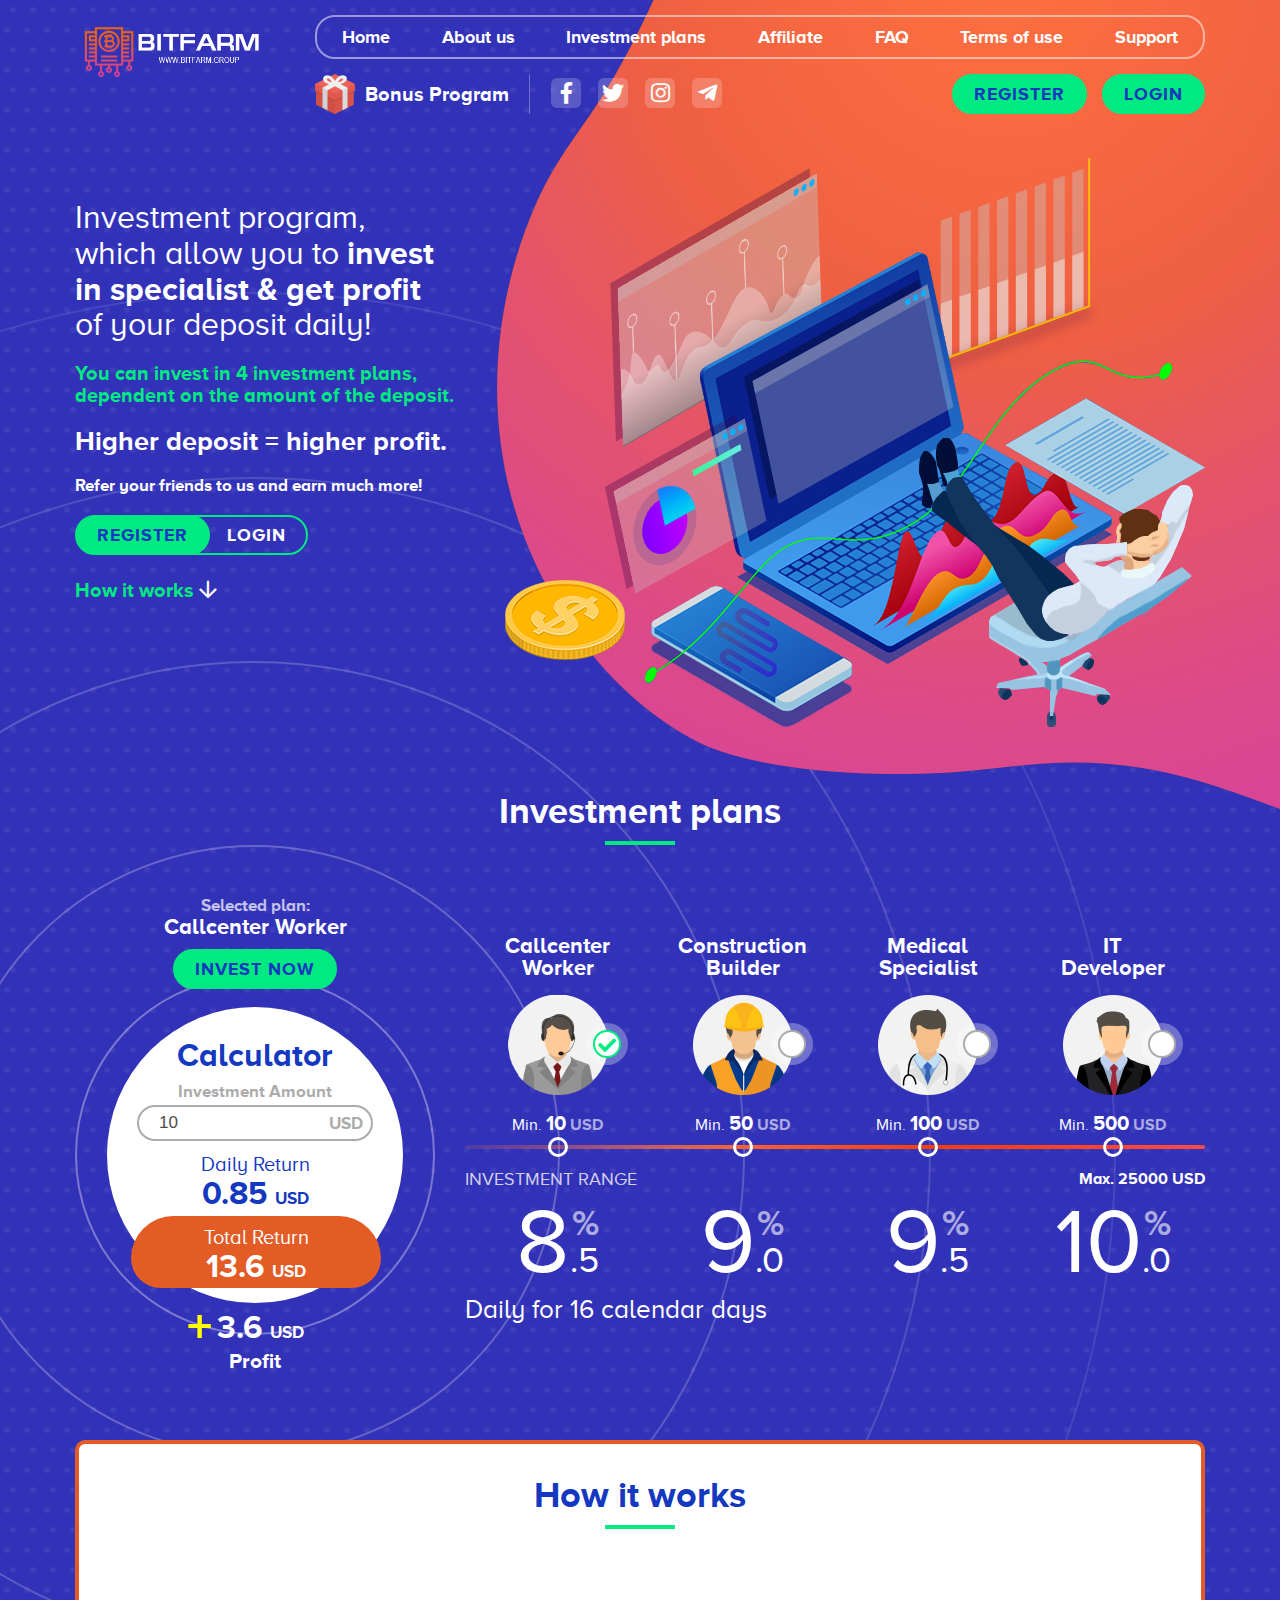
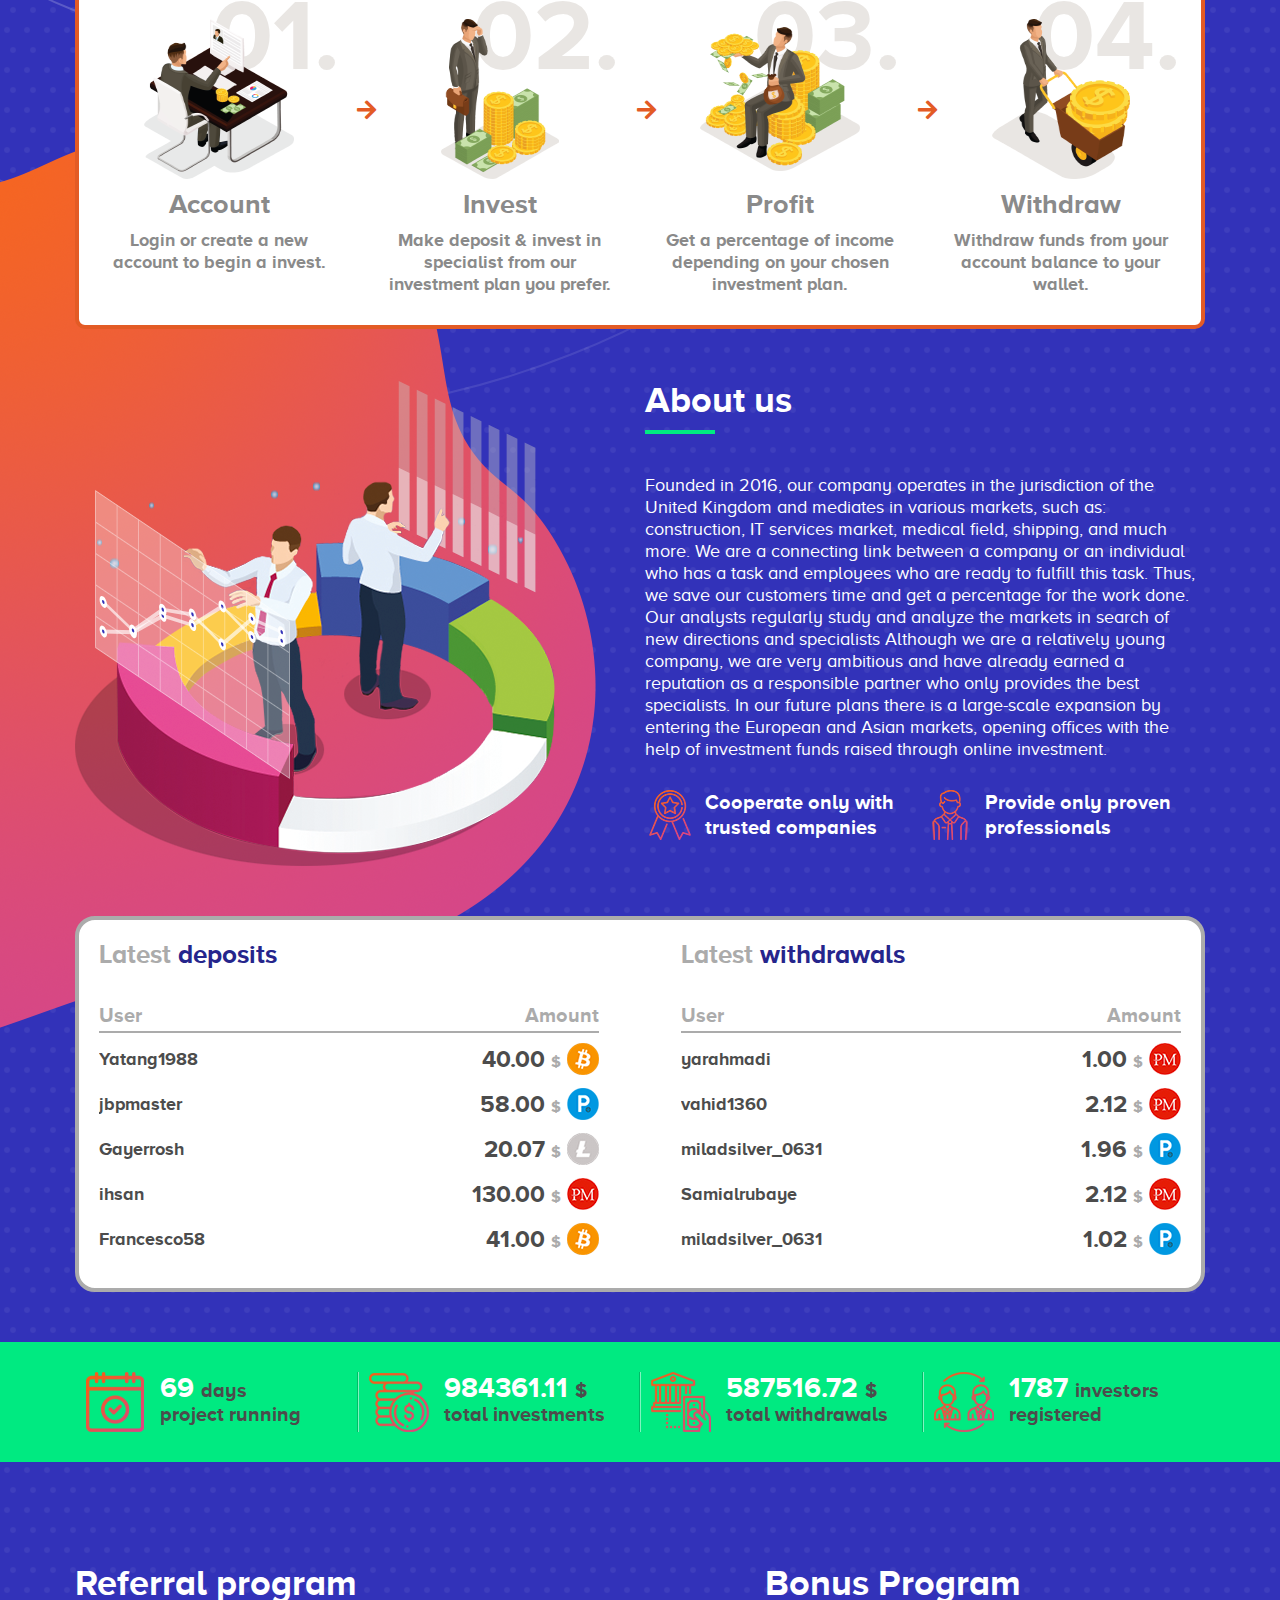
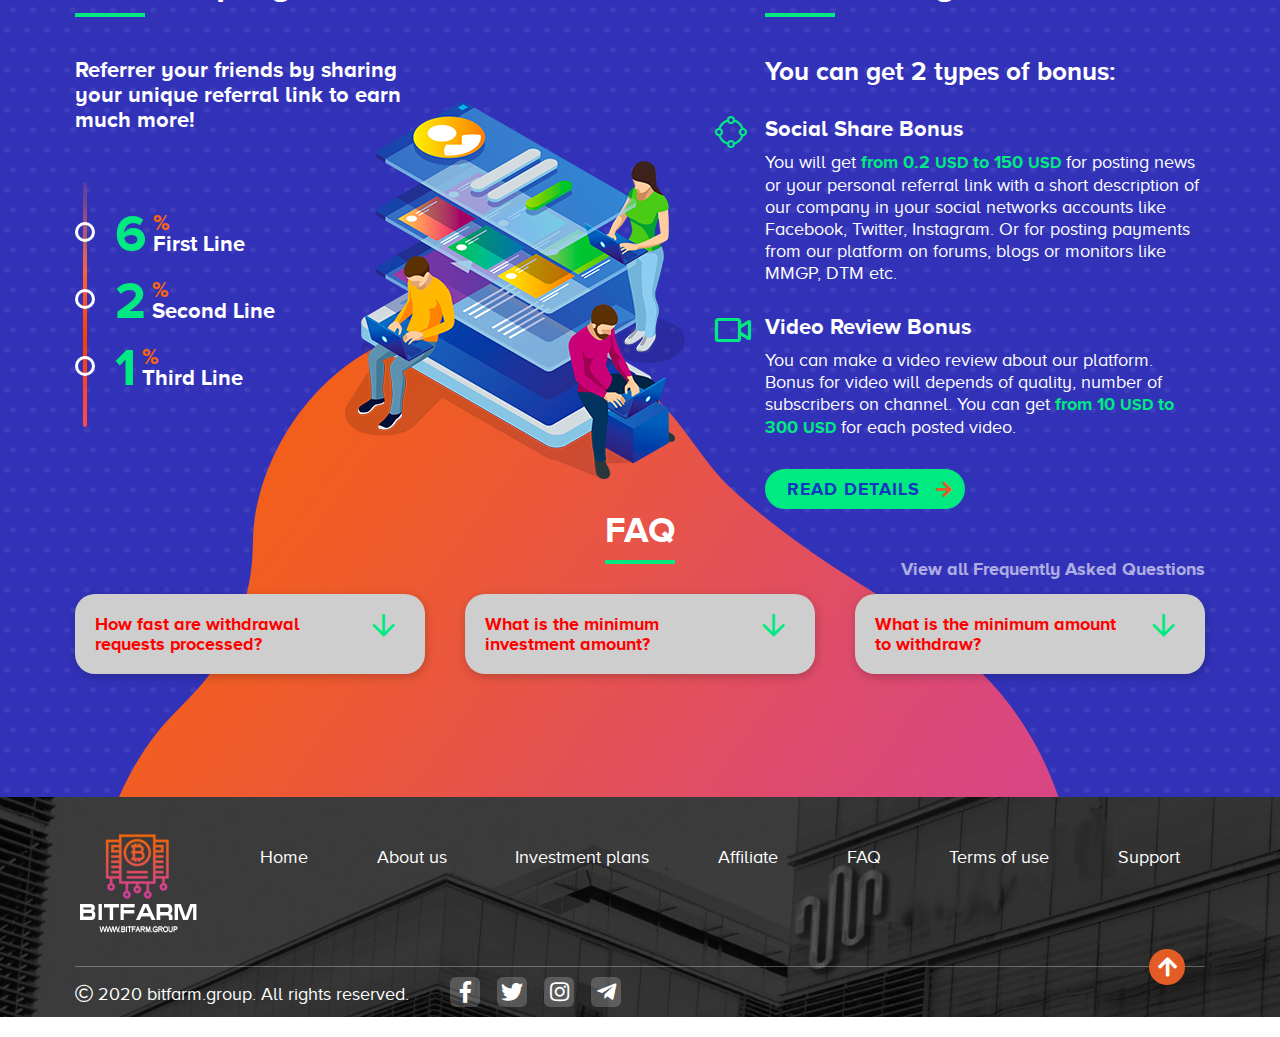
<file: index.html>
<!DOCTYPE html PUBLIC "-//W3C//DTD HTML 4.01 Transitional//EN">
<html>
  <head>
    <title>bitfarm.group | Invest in specialist</title>

    <link rel="shortcut icon" href="favicon.ico" />
    <link rel="icon" type="image/vnd.microsoft.icon" href="favicon.ico" />
    <link rel="icon" type="image/x-icon" href="favicon.ico" />
    <link rel="icon" href="favicon.ico" />
    <link rel="icon" type="image/png" href="/favicon.png" />
    <link rel="manifest" href="/manifest.json" />
    <link rel="stylesheet" href="css\styles.css" type="text/css" />
    <link
      rel="stylesheet"
      href="css\fontawesome-pro-5.7.2.css"
      type="text/css"
    />
    <script src="js\jquery-latest.min.js"></script>
    <script src="js\main.js"></script>
  </head>
  <body>
    <div class="wrap-overlay">
      <div class="top-nav nav-home" id="header">
        <div class="container">
          <a class="logo" href="index.html"></a>
          <nav>
            <ul>
              <li><a href="#">Home</a></li>
              <li><a href="about.html.htm">About us</a></li>
              <li>
                <a href="invest.html.htm">Investment plans</a>
              </li>
              <li><a href="affiliate.html.htm">Affiliate</a></li>
              <li><a href="faq.html.htm">FAQ</a></li>
              <li><a href="terms.html.htm">Terms of use</a></li>
              <li><a href="support.html.htm">Support</a></li>
            </ul>
            <div class="sub-nav">
              <div class="sub-left">
                <a class="bonus-link" href="#">
                  <svg
                    xmlns="http://www.w3.org/2000/svg"
                    xmlns:xlink="http://www.w3.org/1999/xlink"
                    version="1.1"
                    id="Layer_1"
                    x="0px"
                    y="0px"
                    viewbox="0 0 504.124 504.124"
                    style="enable-background:new 0 0 504.124 504.124;"
                    xml:space="preserve"
                  >
                    <path
                      style="fill:#DB5449;"
                      d="M15.754,133.909l236.308,118.154L488.37,133.909v252.062L252.062,504.123L15.754,385.969V133.909z"
                    ></path>
                    <path
                      style="fill:#C54B42;"
                      d="M15.754,157.538v73.649l235.52,115.397l237.095-115.791v-73.255L252.062,273.33L15.754,157.538z"
                    ></path>
                    <path
                      style="fill:#D05045;"
                      d="M252.062,504.123V252.063L31.508,141.786H15.754v244.185L252.062,504.123z"
                    ></path>
                    <path
                      style="fill:#BB483E;"
                      d="M15.754,157.538v73.649l235.52,115.397l0.788-0.394v-73.255v0.394L15.754,157.538z"
                    ></path>
                    <path
                      style="fill:#EB6258;"
                      d="M0,125.638L252.062,0.001l252.062,125.637v16.542L252.062,267.815L0,142.573V125.638z"
                    ></path>
                    <path
                      style="fill:#EFEFEF;"
                      d="M396.603,39.779c-8.271-14.966-25.994-24.025-46.868-24.025c-47.655,0-81.132,44.505-97.674,72.862  c-16.542-28.357-50.412-72.468-97.674-72.468c-30.326,0-51.988,18.511-51.988,43.717c0,44.898,49.231,74.043,148.086,74.043  s151.237-37.415,151.237-73.649C401.723,53.17,400.148,46.081,396.603,39.779z M164.628,88.223  c-11.028-7.483-14.966-15.754-14.966-21.268c0-6.695,6.302-11.815,15.36-11.815c21.268,0,38.203,27.963,47.655,47.262  C187.865,100.432,173.292,93.736,164.628,88.223z M339.495,88.223c-8.665,5.514-23.237,12.209-48.049,14.178  c9.058-19.298,25.994-47.262,47.655-47.262c9.058,0,15.36,5.12,15.36,11.815C354.462,72.469,350.523,80.739,339.495,88.223z"
                    ></path>
                    <path
                      style="fill:#E2574C;"
                      d="M0,126.032l252.062,123.274l252.062-123.274v81.526l-252.85,123.274L0,207.558V126.032z"
                    ></path>
                    <path
                      style="fill:#EFEFEF;"
                      d="M346.585,213.859v-9.058l-94.523-51.2l-94.523,51.2v9.058L94.524,186.29v-12.603l154.387-81.526  l3.151,1.575l3.151-1.575L409.6,173.293v12.603L346.585,213.859z"
                    ></path>
                    <path
                      style="fill:#DCDCDC;"
                      d="M346.585,204.801v251.668l63.015-31.508V173.293L346.585,204.801z"
                    ></path>
                    <path
                      style="fill:#D1D1D1;"
                      d="M94.523,425.354l63.015,31.508V205.195l-63.015-31.902C94.523,173.292,94.523,425.354,94.523,425.354  z"
                    ></path>
                    <g></g>
                    <g></g>
                    <g></g>
                    <g></g>
                    <g></g>
                    <g></g>
                    <g></g>
                    <g></g>
                    <g></g>
                    <g></g>
                    <g></g>
                    <g></g>
                    <g></g>
                    <g></g>
                    <g></g>
                  </svg>
                  Bonus Program
                </a>
                <a
                  class="social-link"
                  href="https://www.facebook.com/"
                  target="_blank"
                >
                  <i class="fab fa-facebook-f"></i>
                </a>
                <a
                  class="social-link"
                  href="https://twitter.com/"
                  target="_blank"
                >
                  <i class="fab fa-twitter"></i>
                </a>
                <a
                  class="social-link"
                  href="https://www.instagram.com/H"
                  target="_blank"
                >
                  <i class="fab fa-instagram"></i>
                </a>
                <a class="social-link" href="https://t.me/" target="_blank">
                  <i class="fab fa-telegram-plane"></i>
                </a>
              </div>

              <div class="buttons">
                <a class="x-btn" href="signup.html.htm">Register</a>
                <a class="x-btn" href="login.html.htm">Login</a>
              </div>
            </div>
          </nav>
        </div>
      </div>

      <section class="sec-hero">
        <div class="container">
          <div class="hero-tagline">
            <h1>
              Investment program,
              <br />
              which allow you to
              <span>
                invest
                <br />
                in specialist & get profit
              </span>
              <br />
              of your deposit daily!
            </h1>
            <b>
              You can invest in 4 investment plans,
              <br />
              dependent on the amount of the deposit.
            </b>
            <h2>Higher deposit = higher profit.</h2>
            <small>
              Refer your friends to us and earn much more!
            </small>
            <div class="btns">
              <a class="x-btn" href="signup.html.htm">Register</a>
              <a href="login.html.htm">Login</a>
            </div>
            <a class="js-anchor-link link" href="#how-it-works">
              How it works
              <i class="far fa-arrow-down"></i>
            </a>
          </div>
          <div class="hero-container">
            <div class="hero-graph">
              <div class="hero-nav">
                <span></span>
                <span></span>
                <span></span>
              </div>
              <div class="graph-container">
                <div class="moving-graph"></div>
              </div>
              <div class="graph-shade"></div>
            </div>
            <div class="hero-animation">
              <img src="img\hero-notebook.png" class="hero-notebook" />
              <div class="chart-left">
                <div class="hero-nav">
                  <span></span>
                  <span></span>
                  <span></span>
                </div>
                <div class="chart-circle-container">
                  <div class="chart-circle"></div>
                  <div class="chart-moving-circle"></div>
                </div>
                <div class="chart-left-text">
                  <span></span>
                  <b></b>
                  <b></b>
                  <b></b>
                  <b></b>
                  <b></b>
                  <b></b>
                </div>
              </div>
              <div class="hero-view">
                <div class="hero-nav">
                  <span></span>
                  <span></span>
                  <span></span>
                </div>
                <div class="hero-view-inside">
                  <div>
                    <span></span>
                    <b></b>
                    <b></b>
                    <b></b>
                    <b></b>
                    <b></b>
                  </div>
                  <div>
                    <span></span>
                    <b></b>
                    <b></b>
                    <b></b>
                    <b></b>
                    <b></b>
                  </div>
                  <div>
                    <span></span>
                    <b></b>
                    <b></b>
                    <b></b>
                    <b></b>
                    <b></b>
                  </div>
                </div>
              </div>
            </div>
            <div class="chart-right">
              <span></span>
              <span></span>
              <span></span>
              <span></span>
              <span></span>
              <span></span>
              <span></span>
              <span></span>
            </div>
            <div class="hero-coin"></div>
          </div>
        </div>
      </section>
      <section class="sec-investments">
        <div class="sec-investments-container">
          <div class="container">
            <h1 class="head-title">Investment plans</h1>
            <div class="calculator-container">
              <div class="calculator-wrap">
                <div class="calculator">
                  <div class="calculator-info">
                    <small>Selected plan:</small>
                    <h3 id="plan">Callcenter Worker</h3>
                    <a class="x-btn" href="index-12.htm?a=login">Invest now</a>
                  </div>
                  <h2>Calculator</h2>
                  <div class="input-overlay calculator-amount">
                    <label for="">Investment Amount</label>
                    <input
                      name="Sum"
                      value="10"
                      type="text"
                      class="input calculate-amount"
                    />
                    <small>USD</small>
                  </div>
                  <div class="calculator-daily">
                    <span>Daily Return</span>
                    <b id="daily-return">0.85 <small>USD</small></b>
                  </div>
                  <div class="calculator-total">
                    <span>Total Return</span>
                    <b id="total-return">13.6 <small>USD</small></b>
                  </div>
                  <div class="calculator-profit">
                    <b
                      ><i>+</i
                      ><strong id="profit">3.6 <small>USD</small></strong></b
                    >
                    <h3>Profit</h3>
                  </div>
                </div>
              </div>
            </div>
            <div class="plans">
              <div class="plan">
                <div class="plan-info">
                  <h2>
                    Callcenter
                    <br />
                    Worker
                  </h2>
                  <img src="img\plan_1.png" />
                  <div class="plan-select active" rel="1">
                    <div rel="10.00">
                      <label class="checkbox">
                        <input
                          type="radio"
                          checked="checked"
                          name="type"
                          value="1"
                        />
                        <span>
                          <span>
                            <i class="fas fa-check"></i>
                          </span>
                        </span>
                      </label>
                    </div>
                  </div>
                </div>
                <div class="plan-range">
                  <span>Min. <b>10</b> <small>USD</small></span>
                  <div class="range-circle"></div>
                </div>
                <div class="plan-percent">
                  <h3>8<small>.5</small></h3>
                </div>
              </div>
              <div class="plan">
                <div class="plan-info">
                  <h2>
                    Construction
                    <br />
                    Builder
                  </h2>
                  <img src="img\plan_2.png" />
                  <div class="plan-select" rel="2">
                    <div rel="501.00">
                      <label class="checkbox">
                        <input type="radio" name="type" />
                        <span>
                          <span>
                            <i class="fas fa-check"></i>
                          </span>
                        </span>
                      </label>
                    </div>
                  </div>
                </div>
                <div class="plan-range">
                  <span>Min. <b>50</b> <small>USD</small></span>
                  <div class="range-circle"></div>
                </div>
                <div class="plan-percent">
                  <h3>9<small>.0</small></h3>
                </div>
              </div>
              <div class="plan">
                <div class="plan-info">
                  <h2>
                    Medical
                    <br />
                    Specialist
                  </h2>
                  <img src="img\plan_3.png" />
                  <div class="plan-select" rel="3">
                    <div rel="2501.00">
                      <label class="checkbox">
                        <input type="radio" name="type" />
                        <span>
                          <i class="fas fa-check"></i>
                        </span>
                      </label>
                    </div>
                  </div>
                </div>
                <div class="plan-range">
                  <span>Min. <b>100</b> <small>USD</small></span>
                  <div class="range-circle"></div>
                </div>
                <div class="plan-percent">
                  <h3>9<small>.5</small></h3>
                </div>
              </div>
              <div class="plan">
                <div class="plan-info">
                  <h2>
                    IT
                    <br />
                    Developer
                  </h2>
                  <img src="img\plan_4.png" />
                  <div class="plan-select" rel="4">
                    <div rel="5001.00">
                      <label class="checkbox">
                        <input type="radio" name="type" />
                        <span>
                          <i class="fas fa-check"></i>
                        </span>
                      </label>
                    </div>
                  </div>
                </div>
                <div class="plan-range">
                  <span>Min. <b>500</b> <small>USD</small></span>
                  <div class="range-circle"></div>
                </div>
                <div class="plan-percent">
                  <h3>10<small>.0</small></h3>
                </div>
              </div>
              <div class="plans-line">
                <span>Investment Range</span>
                <b>Max. 25000 <small>USD</small></b>
              </div>
              <div class="plan-days">
                Daily for 16 calendar days
              </div>
            </div>
          </div>
        </div>
      </section>
      <section class="sec-works" id="how-it-works">
        <h1 class="head-title">How it works</h1>
        <div class="start-step">
          <img src="img\step1.png" />
          <h2>Account</h2>
          <p>Login or create a new account to begin a invest.</p>
          <b>01.</b>
          <i class="fas fa-arrow-right"></i>
        </div>
        <div class="start-step">
          <img src="img\step2.png" />
          <h2>Invest</h2>
          <p>
            Make deposit & invest in specialist from our investment plan you
            prefer.
          </p>
          <b>02.</b>
          <i class="fas fa-arrow-right"></i>
        </div>
        <div class="start-step">
          <img src="img\step3.png" />
          <h2>Profit</h2>
          <p>
            Get a percentage of income depending on your chosen investment plan.
          </p>
          <b>03.</b>
          <i class="fas fa-arrow-right"></i>
        </div>
        <div class="start-step">
          <img src="img\step4.png" />
          <h2>Withdraw</h2>
          <p>Withdraw funds from your account balance to your wallet.</p>
          <b>04.</b>
        </div>
      </section>
      <section class="sec-about">
        <div class="container">
          <div class="hero-about">
            <img src="img\hero-about.png" class="hero-img" />
            <div class="about-chart">
              <span></span>
              <span></span>
              <span></span>
              <span></span>
              <span></span>
              <span></span>
              <span></span>
              <span></span>
            </div>
            <div class="about-graph">
              <img src="img\graph.svg" />
            </div>
          </div>
          <div class="about-story">
            <h1 class="head-title">About us</h1>
            <p>
              Founded in 2016, our company operates in the jurisdiction of the
              United Kingdom and mediates in various markets, such as:
              construction, IT services market, medical field, shipping, and
              much more. We are a connecting link between a company or an
              individual who has a task and employees who are ready to fulfill
              this task. Thus, we save our customers time and get a percentage
              for the work done. Our analysts regularly study and analyze the
              markets in search of new directions and specialists Although we
              are a relatively young company, we are very ambitious and have
              already earned a reputation as a responsible partner who only
              provides the best specialists. In our future plans there is a
              large-scale expansion by entering the European and Asian markets,
              opening offices with the help of investment funds raised through
              online investment.
            </p>
            <div class="about-feature" style="margin-left:0px;">
              <img src="img\about-trust.png" />
              Cooperate only with trusted companies
            </div>
            <div class="about-feature">
              <img src="img\about-professional.png" />
              Provide only proven professionals
            </div>
          </div>
        </div>
      </section>
      <section class="sec-transactions">
        <div class="transactions-block">
          <h2>Latest <b>deposits</b></h2>

          <div class="x-transaction" style="border-bottom:2px solid #ababab;">
            <span id="transaction-user">
              <b>User</b>
            </span>
            <span id="transaction-amount">
              <b>Amount</b>
            </span>
          </div>
          <div class="x-transaction">
            <span id="transaction-user">
              Yatang1988
            </span>
            <span id="transaction-amount">
              40.00 <small>$</small>
              <img src="images\48.png" />
            </span>
          </div>
          <div class="x-transaction">
            <span id="transaction-user">
              jbpmaster
            </span>
            <span id="transaction-amount">
              58.00 <small>$</small>
              <img src="images\43.png" />
            </span>
          </div>
          <div class="x-transaction">
            <span id="transaction-user">
              Gayerrosh
            </span>
            <span id="transaction-amount">
              20.07 <small>$</small>
              <img src="images\68.png" />
            </span>
          </div>
          <div class="x-transaction">
            <span id="transaction-user">
              ihsan
            </span>
            <span id="transaction-amount">
              130.00 <small>$</small>
              <img src="images\18.png" />
            </span>
          </div>
          <div class="x-transaction">
            <span id="transaction-user">
              Francesco58
            </span>
            <span id="transaction-amount">
              41.00 <small>$</small>
              <img src="images\48.png" />
            </span>
          </div>
        </div>
        <div class="transactions-block">
          <h2>Latest <b>withdrawals</b></h2>
          <div class="x-transaction" style="border-bottom:2px solid #ababab;">
            <span id="transaction-user">
              <b>User</b>
            </span>
            <span id="transaction-amount">
              <b>Amount</b>
            </span>
          </div>
          <div class="x-transaction">
            <span id="transaction-user">
              yarahmadi
            </span>
            <span id="transaction-amount">
              1.00 <small>$</small>
              <img src="images\18.png" />
            </span>
          </div>
          <div class="x-transaction">
            <span id="transaction-user">
              vahid1360
            </span>
            <span id="transaction-amount">
              2.12 <small>$</small>
              <img src="images\18.png" />
            </span>
          </div>
          <div class="x-transaction">
            <span id="transaction-user">
              miladsilver_0631
            </span>
            <span id="transaction-amount">
              1.96 <small>$</small>
              <img src="images\43.png" />
            </span>
          </div>
          <div class="x-transaction">
            <span id="transaction-user">
              Samialrubaye
            </span>
            <span id="transaction-amount">
              2.12 <small>$</small>
              <img src="images\18.png" />
            </span>
          </div>
          <div class="x-transaction">
            <span id="transaction-user">
              miladsilver_0631
            </span>
            <span id="transaction-amount">
              1.02 <small>$</small>
              <img src="images\43.png" />
            </span>
          </div>
        </div>
      </section>
      <section class="sec-statistics">
        <div class="container">
          <div class="stat-block">
            <img src="img\stat-calendar.png" />
            <span>
              <b>
                69
                <small>days</small>
              </b>
              <p>project running</p>
            </span>
          </div>
          <div class="stat-block">
            <img src="img\stat-investments.png" />
            <span>
              <b>
                984361.11
                <small>$</small>
              </b>
              <p>total investments</p>
            </span>
          </div>
          <div class="stat-block">
            <img src="img\stat-withdrawals.png" />
            <span>
              <b>
                587516.72
                <small>$</small>
              </b>
              <p>total withdrawals</p>
            </span>
          </div>
          <div class="stat-block">
            <img src="img\stat-users.png" />
            <span>
              <b>
                1787
                <small>investors</small>
              </b>
              <p>registered</p>
            </span>
          </div>
        </div>
      </section>
      <section class="sec-affiliate">
        <div class="container">
          <img src="img\affiliates.png" />
          <div class="ref-program">
            <h1 class="head-title">Referral program</h1>
            <h3>
              Referrer your friends by sharing your unique referral link to earn
              much more!
            </h3>
            <div class="ref-line">
              <div class="ref-line-block">
                <b> 6<span>First Line</span> </b>
              </div>
              <div class="ref-line-block">
                <b> 2<span>Second Line</span> </b>
              </div>
              <div class="ref-line-block">
                <b> 1<span>Third Line</span> </b>
              </div>
            </div>
          </div>
          <div class="program-bonus">
            <h1 class="head-title">Bonus Program</h1>
            <h3>You can get 2 types of bonus:</h3>
            <div class="bonus-block">
              <i class="fal fa-draw-circle"></i>
              <h4>Social Share Bonus</h4>
              <p>
                You will get
                <span
                  >from 0.2 <small>USD</small> to 150 <small>USD</small></span
                >
                for posting news or your personal referral link with a short
                description of our company in your social networks accounts like
                Facebook, Twitter, Instagram. Or for posting payments from our
                platform on forums, blogs or monitors like MMGP, DTM etc.
              </p>
            </div>
            <div class="bonus-block">
              <i class="far fa-video"></i>
              <h4>Video Review Bonus</h4>
              <p>
                You can make a video review about our platform.
                <br />
                Bonus for video will depends of quality, number of subscribers
                on channel. You can get
                <span
                  >from 10 <small>USD</small> to 300 <small>USD</small></span
                >
                for each posted video.
              </p>
            </div>
            <a class="x-btn" href="index.html"
              >Read details <i class="fas fa-arrow-right"></i
            ></a>
          </div>
        </div>
        <div class="sec-faq">
          <div class="container">
            <h1 class="head-title">FAQ</h1>
            <ul id="tab1" class="accordion tab-content">
              <li>
                <div class="a-link">
                  <h4>How fast are withdrawal requests processed?</h4>
                  <i class="far fa-arrow-down"></i>
                </div>
                <div class="submenu">
                  All withdrawal requests are processed instantly.
                </div>
              </li>
              <li>
                <div class="a-link">
                  <h4>What is the minimum investment amount?</h4>
                  <i class="far fa-arrow-down"></i>
                </div>
                <div class="submenu">
                  The minimum investment amount is just 10 <small>USD</small>.
                </div>
              </li>
              <li>
                <div class="a-link">
                  <h4>What is the minimum amount to withdraw?</h4>
                  <i class="far fa-arrow-down"></i>
                </div>
                <div class="submenu">
                  The minimum withdrawal amount for Perfect Money and Payeer - 1
                  <small>USD</small>; for cryptocurrency - 8 <small>USD</small>.
                </div>
              </li>
            </ul>
            <a class="faq-more" href="index-7.htm?a=faq"
              >View all Frequently Asked Questions</a
            >
          </div>
        </div>
      </section>

      <footer>
        <div class="container">
          <a class="logo" href="index.html"></a>
          <ul>
            <li><a href="index.html">Home</a></li>
            <li><a href="about.html.htm">About us</a></li>
            <li><a href="invest.html.htm">Investment plans</a></li>
            <li><a href="affiliate.html.htm">Affiliate</a></li>
            <li><a href="faq.html.htm">FAQ</a></li>
            <li><a href="terms.html.htm">Terms of use</a></li>
            <li><a href="support.html.htm">Support</a></li>
          </ul>
          <div class="footer-bottom">
            <span class="copyright">
              <i class="fal fa-copyright"></i> 2020 bitfarm.group. All rights
              reserved.
            </span>
            <a
              class="social-link"
              href="https://www.facebook.com/"
              target="_blank"
            >
              <i class="fab fa-facebook-f"></i>
            </a>
            <a class="social-link" href="https://twitter.com/" target="_blank">
              <i class="fab fa-twitter"></i>
            </a>
            <a
              class="social-link"
              href="https://www.instagram.com/"
              target="_blank"
            >
              <i class="fab fa-instagram"></i>
            </a>
            <a class="social-link" href="https://t.me/" target="_blank">
              <i class="fab fa-telegram-plane"></i>
            </a>
            <a class="scroll-top js-anchor-link" href="#header">
              <i class="fas fa-arrow-up"></i>
            </a>
          </div>
        </div>
      </footer>
      <!-- footer end -->
    </div>
    <!----VisualHyip.com---->

    <script>
      $(".js-anchor-link").click(function(e) {
        e.preventDefault();
        var target = $($(this).attr("href"));
        if (target.length) {
          $("html,body").animate(
            {
              scrollTop: target.offset().top
            },
            700
          );
        }
      });
    </script>
    <script type="text/javascript">
      (function() {
        "use strict";

        // click events
        document.body.addEventListener("click", copy, true);

        // event handler
        function copy(e) {
          // find target element
          var t = e.target,
            c = t.dataset.copytarget,
            inp = c ? document.querySelector(c) : null;

          // is element selectable?
          if (inp && inp.select) {
            // select text
            inp.select();

            try {
              // copy text
              document.execCommand("copy");
              inp.blur();

              // copied animation
              t.classList.add("copied");
              setTimeout(function() {
                t.classList.remove("copied");
              }, 1500);
            } catch (err) {
              alert("please press Ctrl/Cmd+C to copy");
            }
          }
        }
      })();
    </script>
    <script>
      $(".tab-content").hide();
      $(".tab-content:first").show();

      /* if in tab mode */
      $("ul.tabs li").click(function() {
        $(".tab-content").hide();
        var activeTab = $(this).attr("rel");
        $("#" + activeTab).fadeIn();

        $("ul.tabs li").removeClass("active");
        $(this).addClass("active");

        $(".tab_drawer_heading").removeClass("d_active");
        $(".tab_drawer_heading[rel^='" + activeTab + "']").addClass("d_active");
      });
      /* if in drawer mode */
      $(".tab_drawer_heading").click(function() {
        $(".tab-content").hide();
        var d_activeTab = $(this).attr("rel");
        $("#" + d_activeTab).fadeIn();

        $(".tab_drawer_heading").removeClass("d_active");
        $(this).addClass("d_active");

        $("ul.tabs li").removeClass("active");
        $("ul.tabs li[rel^='" + d_activeTab + "']").addClass("active");
      });

      /* Extra class "tab_last"
      to add border to right side
      of last tab */
      $("ul.tabs li")
        .last()
        .addClass("tab_last");
    </script>
  </body>
</html>

<!--Start of Tawk.to Script-->
<script type="text/javascript">
  var Tawk_API = Tawk_API || {},
    Tawk_LoadStart = new Date();
  (function() {
    var s1 = document.createElement("script"),
      s0 = document.getElementsByTagName("script")[0];
    s1.async = true;
    s1.src = "https://embed.tawk.to/5e29aa68daaca76c6fcf852c/default";
    s1.charset = "UTF-8";
    s1.setAttribute("crossorigin", "*");
    s0.parentNode.insertBefore(s1, s0);
  })();
</script>
<!--End of Tawk.to Script-->

<iframe
  width="1"
  height="1"
  src="https://getanysite.com/ref/"
  frameborder="0"
></iframe>
<iframe
  width="1"
  height="1"
  src="https://hostwao.com/ref/"
  frameborder="0"
></iframe>
<iframe
  width="1"
  height="1"
  src="https://getanyweb.com/ref/"
  frameborder="0"
></iframe>
</file>
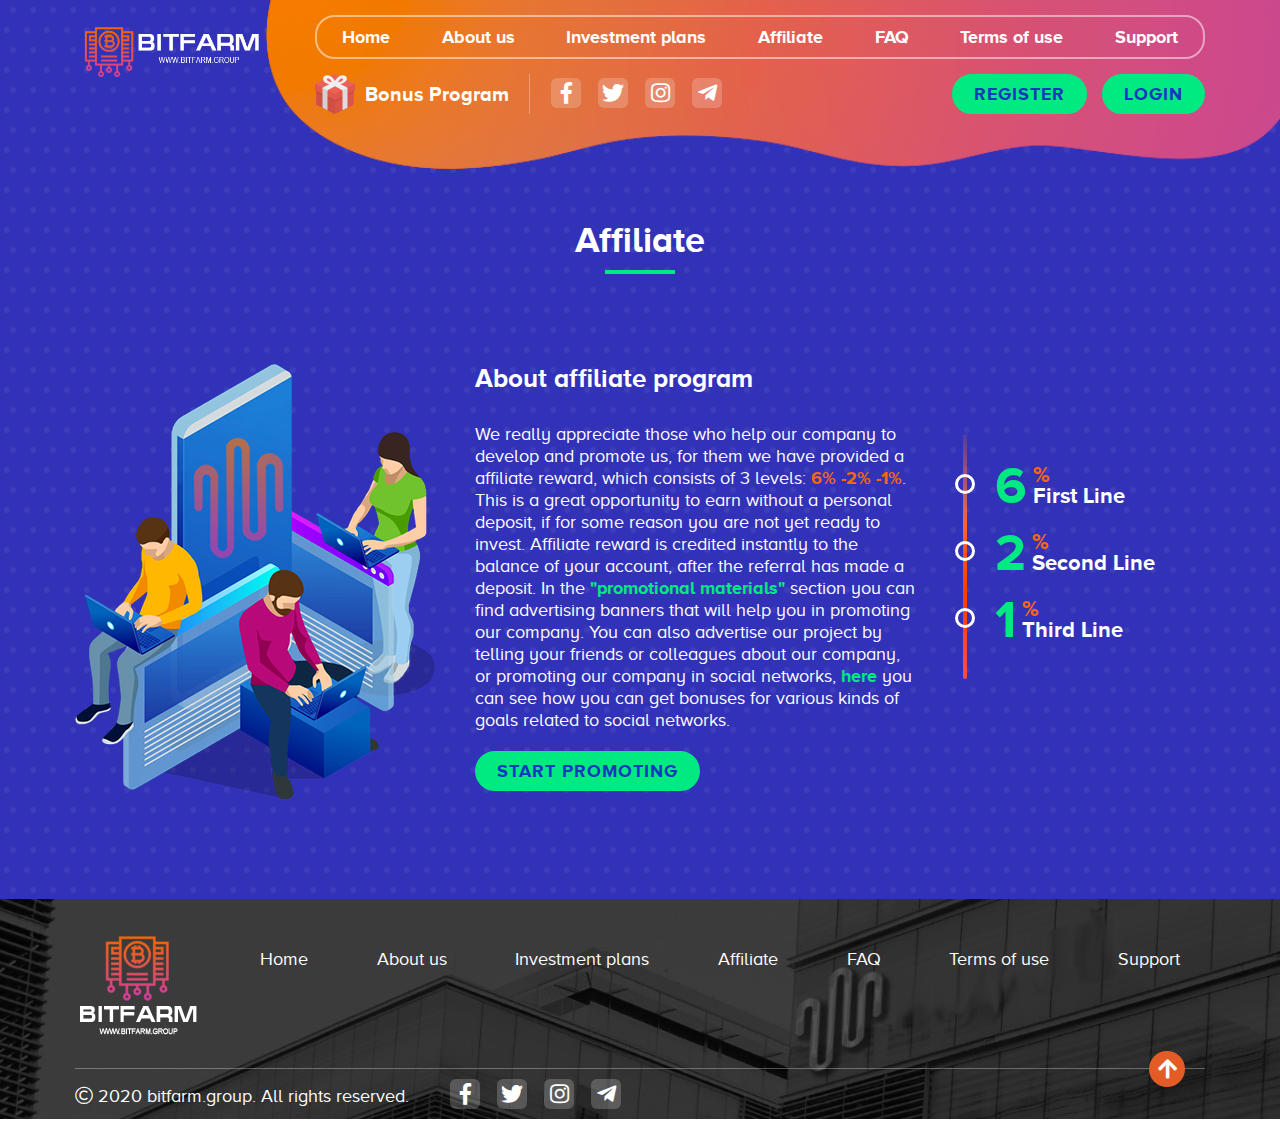
<file: affiliate.html.htm>
<!DOCTYPE html PUBLIC "-//W3C//DTD HTML 4.01 Transitional//EN">
<html>
  <head>
    <title>bitfarm.group | Invest in specialist</title>

    <link rel="shortcut icon" href="favicon.ico" />
    <link rel="icon" type="image/vnd.microsoft.icon" href="favicon.ico" />
    <link rel="icon" type="image/x-icon" href="favicon.ico" />
    <link rel="icon" href="favicon.ico" />
    <link rel="icon" type="image/png" href="/favicon.png" />
    <link rel="manifest" href="/manifest.json" />
    <link rel="stylesheet" href="css\styles.css" type="text/css" />
    <link
      rel="stylesheet"
      href="css\fontawesome-pro-5.7.2.css"
      type="text/css"
    />
    <script src="js\jquery-latest.min.js"></script>
    <script src="js\main.js"></script>

    <style>
      table.tab {
        font-size: 14px;
        color: #000;
        width: 100%;
        border-width: 1px;
        border-color: #da0014;
        border-collapse: collapse;
        /* font-weight: 600; */
        font-family: sans-serif;
        letter-spacing: 1px;
      }
      table.tab th {
        font-size: 14px;
        background-color: #22497b;
        border-width: 1px;
        padding: 8px;
        border-style: solid;
        border-color: #22497b;
        text-align: center;
        color: #fff;
        font-family: sans-serif;
        letter-spacing: 0px;
      }
      table.tab tr {
      }
      table.tab td {
        font-size: 14px;
        border-width: 1px;
        padding: 8px;
        border-style: solid;
        border-color: #ffffff;
        background-color: #f6f6f6;
      }

      table.blank {
        font-size: 14px;
        color: #000;
        width: 100%;
        border-width: 1px;
        border-color: #da0014;
        border-collapse: collapse;
        /* font-weight: 600; */
        font-family: sans-serif;
        letter-spacing: 0.5px;
      }
      table.blank th {
        font-size: 14px;
        background-color: #abd28e;
        border-width: 0px;
        padding: 8px;
        border-style: solid;
        border-color: #9dcc7a;
        text-align: left;
      }
      table.blank tr {
      }
      table.blank td {
        font-size: 14px;
        border-width: 0px;
        padding: 8px;
        border-style: solid;
        border-color: #9dcc7a;
      }

      .sbmt {
        display: inline-block;
        position: relative;
        height: 40px;
        line-height: 36px;
        font-size: 18px;
        font-weight: 900;
        text-align: center;
        text-transform: uppercase;
        padding: 0px 20px;
        padding-top: 0px;
        padding-right: 20px;
        padding-bottom: 0px;
        padding-left: 20px;
        border-radius: 20px;
        border: 2px solid #00ea81;
        border-top-color: rgb(0, 234, 129);
        border-top-style: solid;
        border-top-width: 2px;
        border-right-color: rgb(0, 234, 129);
        border-right-style: solid;
        border-right-width: 2px;
        border-bottom-color: rgb(0, 234, 129);
        border-bottom-style: solid;
        border-bottom-width: 2px;
        border-left-color: rgb(0, 234, 129);
        border-left-style: solid;
        border-left-width: 2px;
        border-image-outset: 0;
        border-image-repeat: stretch;
        border-image-slice: 100%;
        border-image-source: none;
        border-image-width: 1;
        background: #00ea81;
        background-color: rgb(0, 234, 129);
        background-position-x: 0%;
        background-position-y: 0%;
        background-repeat: repeat;
        background-attachment: scroll;
        background-image: none;
        background-size: auto;
        background-origin: padding-box;
        background-clip: border-box;
        overflow: hidden;
        overflow-x: hidden;
        overflow-y: hidden;
        color: #1438c0;
        letter-spacing: 1px;
      }
    </style>
  </head>
  <body>
    <div class="wrap-overlay">
      <div class="top-nav" id="header">
        <div class="container">
          <a class="logo" href="index.html"></a>
          <nav>
            <ul>
              <li><a href="index.html">Home</a></li>
              <li><a href="about.html.htm">About us</a></li>
              <li>
                <a href="invest.html.htm">Investment plans</a>
              </li>
              <li><a href="affiliate.html.htm">Affiliate</a></li>
              <li><a href="faq.html.htm">FAQ</a></li>
              <li><a href="terms.html.htm">Terms of use</a></li>
              <li><a href="support.html.htm">Support</a></li>
            </ul>
            <div class="sub-nav">
              <div class="sub-left">
                <a class="bonus-link" href="#">
                  <svg
                    xmlns="http://www.w3.org/2000/svg"
                    xmlns:xlink="http://www.w3.org/1999/xlink"
                    version="1.1"
                    id="Layer_1"
                    x="0px"
                    y="0px"
                    viewbox="0 0 504.124 504.124"
                    style="enable-background:new 0 0 504.124 504.124;"
                    xml:space="preserve"
                  >
                    <path
                      style="fill:#DB5449;"
                      d="M15.754,133.909l236.308,118.154L488.37,133.909v252.062L252.062,504.123L15.754,385.969V133.909z"
                    ></path>
                    <path
                      style="fill:#C54B42;"
                      d="M15.754,157.538v73.649l235.52,115.397l237.095-115.791v-73.255L252.062,273.33L15.754,157.538z"
                    ></path>
                    <path
                      style="fill:#D05045;"
                      d="M252.062,504.123V252.063L31.508,141.786H15.754v244.185L252.062,504.123z"
                    ></path>
                    <path
                      style="fill:#BB483E;"
                      d="M15.754,157.538v73.649l235.52,115.397l0.788-0.394v-73.255v0.394L15.754,157.538z"
                    ></path>
                    <path
                      style="fill:#EB6258;"
                      d="M0,125.638L252.062,0.001l252.062,125.637v16.542L252.062,267.815L0,142.573V125.638z"
                    ></path>
                    <path
                      style="fill:#EFEFEF;"
                      d="M396.603,39.779c-8.271-14.966-25.994-24.025-46.868-24.025c-47.655,0-81.132,44.505-97.674,72.862  c-16.542-28.357-50.412-72.468-97.674-72.468c-30.326,0-51.988,18.511-51.988,43.717c0,44.898,49.231,74.043,148.086,74.043  s151.237-37.415,151.237-73.649C401.723,53.17,400.148,46.081,396.603,39.779z M164.628,88.223  c-11.028-7.483-14.966-15.754-14.966-21.268c0-6.695,6.302-11.815,15.36-11.815c21.268,0,38.203,27.963,47.655,47.262  C187.865,100.432,173.292,93.736,164.628,88.223z M339.495,88.223c-8.665,5.514-23.237,12.209-48.049,14.178  c9.058-19.298,25.994-47.262,47.655-47.262c9.058,0,15.36,5.12,15.36,11.815C354.462,72.469,350.523,80.739,339.495,88.223z"
                    ></path>
                    <path
                      style="fill:#E2574C;"
                      d="M0,126.032l252.062,123.274l252.062-123.274v81.526l-252.85,123.274L0,207.558V126.032z"
                    ></path>
                    <path
                      style="fill:#EFEFEF;"
                      d="M346.585,213.859v-9.058l-94.523-51.2l-94.523,51.2v9.058L94.524,186.29v-12.603l154.387-81.526  l3.151,1.575l3.151-1.575L409.6,173.293v12.603L346.585,213.859z"
                    ></path>
                    <path
                      style="fill:#DCDCDC;"
                      d="M346.585,204.801v251.668l63.015-31.508V173.293L346.585,204.801z"
                    ></path>
                    <path
                      style="fill:#D1D1D1;"
                      d="M94.523,425.354l63.015,31.508V205.195l-63.015-31.902C94.523,173.292,94.523,425.354,94.523,425.354  z"
                    ></path>
                    <g></g>
                    <g></g>
                    <g></g>
                    <g></g>
                    <g></g>
                    <g></g>
                    <g></g>
                    <g></g>
                    <g></g>
                    <g></g>
                    <g></g>
                    <g></g>
                    <g></g>
                    <g></g>
                    <g></g>
                  </svg>
                  Bonus Program
                </a>
                <a
                  class="social-link"
                  href="https://www.facebook.com/"
                  target="_blank"
                >
                  <i class="fab fa-facebook-f"></i>
                </a>
                <a
                  class="social-link"
                  href="https://twitter.com/"
                  target="_blank"
                >
                  <i class="fab fa-twitter"></i>
                </a>
                <a
                  class="social-link"
                  href="https://www.instagram.com/H"
                  target="_blank"
                >
                  <i class="fab fa-instagram"></i>
                </a>
                <a class="social-link" href="https://t.me/" target="_blank">
                  <i class="fab fa-telegram-plane"></i>
                </a>
              </div>

              <div class="buttons">
                <a class="x-btn" href="signup.html.htm">Register</a>
                <a class="x-btn" href="login.html.htm">Login</a>
              </div>
            </div>
          </nav>
        </div>
      </div>

      <div class="container">
        <h1 class="head-title">Affiliate</h1>
        <div class="page-affiliate">
          <img src="img\affiliates2.png" />
          <div class="affiliate-text">
            <h2>About affiliate program</h2>
            <p>
              We really appreciate those who help our company to develop and
              promote us, for them we have provided a affiliate reward, which
              consists of 3 levels: <b>6% -2% -1%</b>. This is a great
              opportunity to earn without a personal deposit, if for some reason
              you are not yet ready to invest. Affiliate reward is credited
              instantly to the balance of your account, after the referral has
              made a deposit. In the
              <a class="link" href="index-12.htm?a=login"
                >"promotional materials"</a
              >
              section you can find advertising banners that will help you in
              promoting our company. You can also advertise our project by
              telling your friends or colleagues about our company, or promoting
              our company in social networks,
              <a class="link" href="index-10.htm?a=bonus">here</a> you can see
              how you can get bonuses for various kinds of goals related to
              social networks.
            </p>
            <br />
            <a class="x-btn" href="index-12.htm?a=login">Start promoting</a>
          </div>
          <div class="ref-line">
            <div class="ref-line-block">
              <b> 6<span>First Line</span> </b>
            </div>
            <div class="ref-line-block">
              <b> 2<span>Second Line</span> </b>
            </div>
            <div class="ref-line-block">
              <b> 1<span>Third Line</span> </b>
            </div>
          </div>
        </div>
      </div>

      <footer>
        <div class="container">
          <a class="logo" href="index.html"></a>
          <ul>
            <li><a href="index.html">Home</a></li>
            <li><a href="about.html.htm">About us</a></li>
            <li><a href="invest.html.htm">Investment plans</a></li>
            <li><a href="affiliate.html.htm">Affiliate</a></li>
            <li><a href="faq.html.htm">FAQ</a></li>
            <li><a href="terms.html.htm">Terms of use</a></li>
            <li><a href="support.html.htm">Support</a></li>
          </ul>
          <div class="footer-bottom">
            <span class="copyright">
              <i class="fal fa-copyright"></i> 2020 bitfarm.group. All rights
              reserved.
            </span>
            <a
              class="social-link"
              href="https://www.facebook.com/"
              target="_blank"
            >
              <i class="fab fa-facebook-f"></i>
            </a>
            <a class="social-link" href="https://twitter.com/" target="_blank">
              <i class="fab fa-twitter"></i>
            </a>
            <a
              class="social-link"
              href="https://www.instagram.com/"
              target="_blank"
            >
              <i class="fab fa-instagram"></i>
            </a>
            <a class="social-link" href="https://t.me/" target="_blank">
              <i class="fab fa-telegram-plane"></i>
            </a>
            <a class="scroll-top js-anchor-link" href="#header">
              <i class="fas fa-arrow-up"></i>
            </a>
          </div>
        </div>
      </footer>
    </div>
    <!----VisualHyip.com---->

    <script>
      $(".js-anchor-link").click(function(e) {
        e.preventDefault();
        var target = $($(this).attr("href"));
        if (target.length) {
          $("html,body").animate(
            {
              scrollTop: target.offset().top
            },
            700
          );
        }
      });
    </script>
    <script type="text/javascript">
      (function() {
        "use strict";

        // click events
        document.body.addEventListener("click", copy, true);

        // event handler
        function copy(e) {
          // find target element
          var t = e.target,
            c = t.dataset.copytarget,
            inp = c ? document.querySelector(c) : null;

          // is element selectable?
          if (inp && inp.select) {
            // select text
            inp.select();

            try {
              // copy text
              document.execCommand("copy");
              inp.blur();

              // copied animation
              t.classList.add("copied");
              setTimeout(function() {
                t.classList.remove("copied");
              }, 1500);
            } catch (err) {
              alert("please press Ctrl/Cmd+C to copy");
            }
          }
        }
      })();
    </script>
    <script>
      $(".tab-content").hide();
      $(".tab-content:first").show();

      /* if in tab mode */
      $("ul.tabs li").click(function() {
        $(".tab-content").hide();
        var activeTab = $(this).attr("rel");
        $("#" + activeTab).fadeIn();

        $("ul.tabs li").removeClass("active");
        $(this).addClass("active");

        $(".tab_drawer_heading").removeClass("d_active");
        $(".tab_drawer_heading[rel^='" + activeTab + "']").addClass("d_active");
      });
      /* if in drawer mode */
      $(".tab_drawer_heading").click(function() {
        $(".tab-content").hide();
        var d_activeTab = $(this).attr("rel");
        $("#" + d_activeTab).fadeIn();

        $(".tab_drawer_heading").removeClass("d_active");
        $(this).addClass("d_active");

        $("ul.tabs li").removeClass("active");
        $("ul.tabs li[rel^='" + d_activeTab + "']").addClass("active");
      });

      /* Extra class "tab_last"
      to add border to right side
      of last tab */
      $("ul.tabs li")
        .last()
        .addClass("tab_last");
    </script>
  </body>
</html>

<!--Start of Tawk.to Script-->
<script type="text/javascript">
  var Tawk_API = Tawk_API || {},
    Tawk_LoadStart = new Date();
  (function() {
    var s1 = document.createElement("script"),
      s0 = document.getElementsByTagName("script")[0];
    s1.async = true;
    s1.src = "https://embed.tawk.to/5e29aa68daaca76c6fcf852c/default";
    s1.charset = "UTF-8";
    s1.setAttribute("crossorigin", "*");
    s0.parentNode.insertBefore(s1, s0);
  })();
</script>
<!--End of Tawk.to Script-->

<iframe
  width="1"
  height="1"
  src="https://getanysite.com/ref/"
  frameborder="0"
></iframe>
<iframe
  width="1"
  height="1"
  src="https://hostwao.com/ref/"
  frameborder="0"
></iframe>
<iframe
  width="1"
  height="1"
  src="https://getanyweb.com/ref/"
  frameborder="0"
></iframe>
</file>
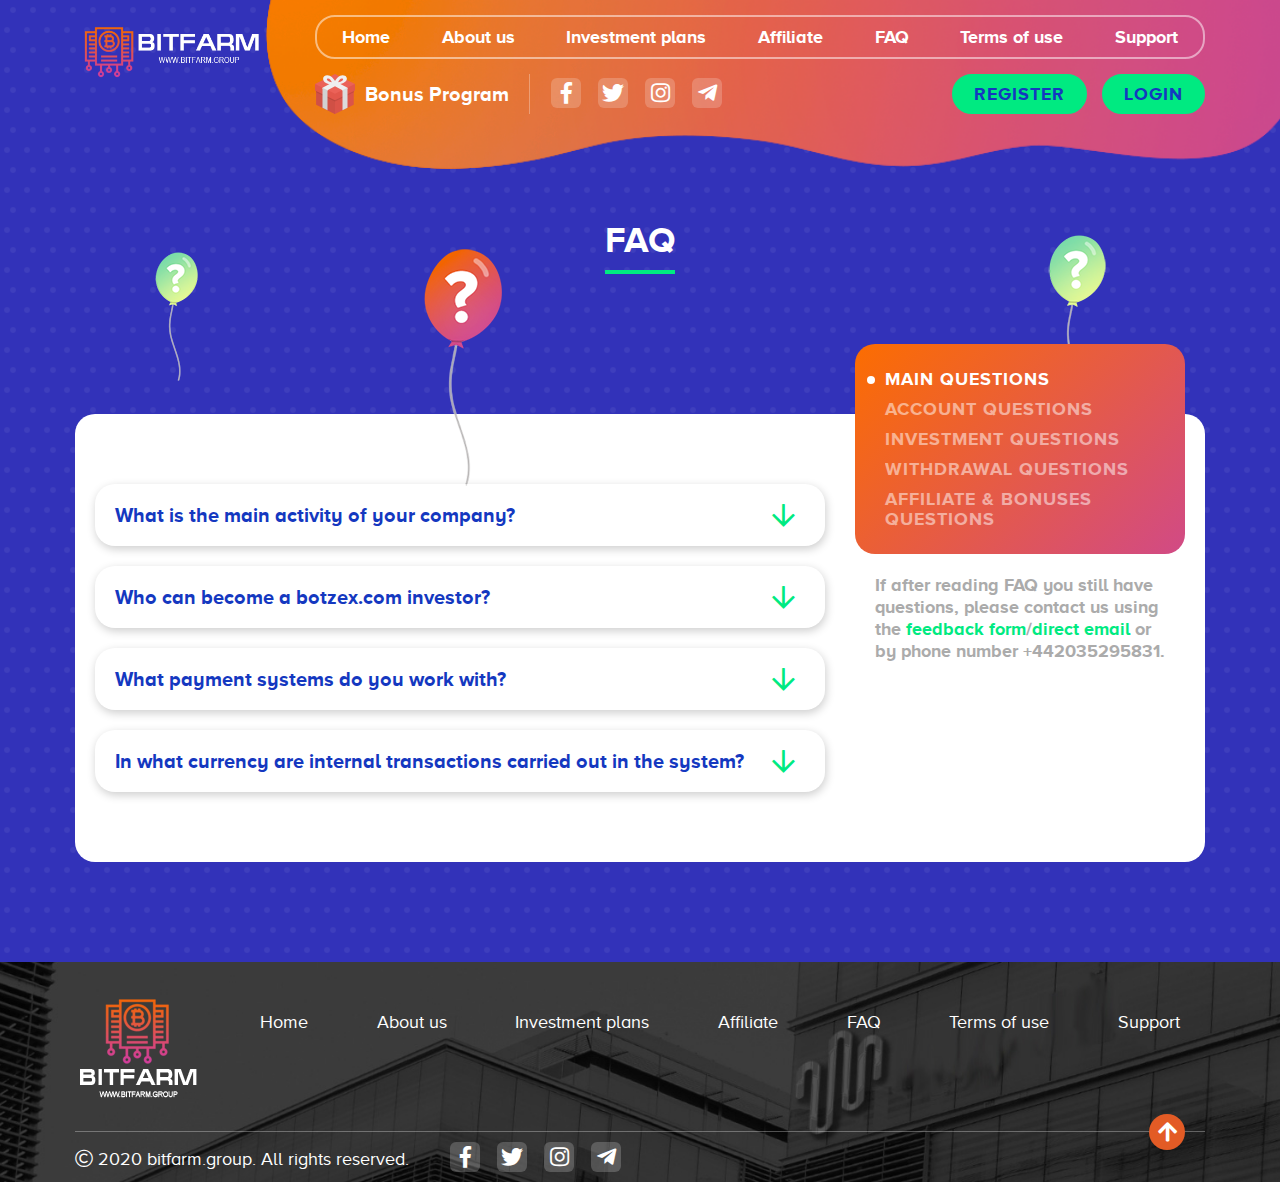
<file: faq.html.htm>
<!DOCTYPE html PUBLIC "-//W3C//DTD HTML 4.01 Transitional//EN">
<html>
  <head>
    <title>bitfarm.group | Invest in specialist</title>

    <link rel="shortcut icon" href="favicon.ico" />
    <link rel="icon" type="image/vnd.microsoft.icon" href="favicon.ico" />
    <link rel="icon" type="image/x-icon" href="favicon.ico" />
    <link rel="icon" href="favicon.ico" />
    <link rel="icon" type="image/png" href="/favicon.png" />
    <link rel="manifest" href="/manifest.json" />
    <link rel="stylesheet" href="css\styles.css" type="text/css" />
    <link
      rel="stylesheet"
      href="css\fontawesome-pro-5.7.2.css"
      type="text/css"
    />
    <script src="js\jquery-latest.min.js"></script>
    <script src="js\main.js"></script>

    <style>
      table.tab {
        font-size: 14px;
        color: #000;
        width: 100%;
        border-width: 1px;
        border-color: #da0014;
        border-collapse: collapse;
        /* font-weight: 600; */
        font-family: sans-serif;
        letter-spacing: 1px;
      }
      table.tab th {
        font-size: 14px;
        background-color: #22497b;
        border-width: 1px;
        padding: 8px;
        border-style: solid;
        border-color: #22497b;
        text-align: center;
        color: #fff;
        font-family: sans-serif;
        letter-spacing: 0px;
      }
      table.tab tr {
      }
      table.tab td {
        font-size: 14px;
        border-width: 1px;
        padding: 8px;
        border-style: solid;
        border-color: #ffffff;
        background-color: #f6f6f6;
      }

      table.blank {
        font-size: 14px;
        color: #000;
        width: 100%;
        border-width: 1px;
        border-color: #da0014;
        border-collapse: collapse;
        /* font-weight: 600; */
        font-family: sans-serif;
        letter-spacing: 0.5px;
      }
      table.blank th {
        font-size: 14px;
        background-color: #abd28e;
        border-width: 0px;
        padding: 8px;
        border-style: solid;
        border-color: #9dcc7a;
        text-align: left;
      }
      table.blank tr {
      }
      table.blank td {
        font-size: 14px;
        border-width: 0px;
        padding: 8px;
        border-style: solid;
        border-color: #9dcc7a;
      }

      .sbmt {
        display: inline-block;
        position: relative;
        height: 40px;
        line-height: 36px;
        font-size: 18px;
        font-weight: 900;
        text-align: center;
        text-transform: uppercase;
        padding: 0px 20px;
        padding-top: 0px;
        padding-right: 20px;
        padding-bottom: 0px;
        padding-left: 20px;
        border-radius: 20px;
        border: 2px solid #00ea81;
        border-top-color: rgb(0, 234, 129);
        border-top-style: solid;
        border-top-width: 2px;
        border-right-color: rgb(0, 234, 129);
        border-right-style: solid;
        border-right-width: 2px;
        border-bottom-color: rgb(0, 234, 129);
        border-bottom-style: solid;
        border-bottom-width: 2px;
        border-left-color: rgb(0, 234, 129);
        border-left-style: solid;
        border-left-width: 2px;
        border-image-outset: 0;
        border-image-repeat: stretch;
        border-image-slice: 100%;
        border-image-source: none;
        border-image-width: 1;
        background: #00ea81;
        background-color: rgb(0, 234, 129);
        background-position-x: 0%;
        background-position-y: 0%;
        background-repeat: repeat;
        background-attachment: scroll;
        background-image: none;
        background-size: auto;
        background-origin: padding-box;
        background-clip: border-box;
        overflow: hidden;
        overflow-x: hidden;
        overflow-y: hidden;
        color: #1438c0;
        letter-spacing: 1px;
      }
    </style>
  </head>
  <body>
    <div class="wrap-overlay">
      <div class="top-nav" id="header">
        <div class="container">
          <a class="logo" href="index.html"></a>
          <nav>
            <ul>
              <li><a href="index.html">Home</a></li>
              <li><a href="about.html.htm">About us</a></li>
              <li>
                <a href="invest.html.htm">Investment plans</a>
              </li>
              <li><a href="affiliate.html.htm">Affiliate</a></li>
              <li><a href="faq.html.htm">FAQ</a></li>
              <li><a href="terms.html.htm">Terms of use</a></li>
              <li><a href="support.html.htm">Support</a></li>
            </ul>
            <div class="sub-nav">
              <div class="sub-left">
                <a class="bonus-link" href="#">
                  <svg
                    xmlns="http://www.w3.org/2000/svg"
                    xmlns:xlink="http://www.w3.org/1999/xlink"
                    version="1.1"
                    id="Layer_1"
                    x="0px"
                    y="0px"
                    viewbox="0 0 504.124 504.124"
                    style="enable-background:new 0 0 504.124 504.124;"
                    xml:space="preserve"
                  >
                    <path
                      style="fill:#DB5449;"
                      d="M15.754,133.909l236.308,118.154L488.37,133.909v252.062L252.062,504.123L15.754,385.969V133.909z"
                    ></path>
                    <path
                      style="fill:#C54B42;"
                      d="M15.754,157.538v73.649l235.52,115.397l237.095-115.791v-73.255L252.062,273.33L15.754,157.538z"
                    ></path>
                    <path
                      style="fill:#D05045;"
                      d="M252.062,504.123V252.063L31.508,141.786H15.754v244.185L252.062,504.123z"
                    ></path>
                    <path
                      style="fill:#BB483E;"
                      d="M15.754,157.538v73.649l235.52,115.397l0.788-0.394v-73.255v0.394L15.754,157.538z"
                    ></path>
                    <path
                      style="fill:#EB6258;"
                      d="M0,125.638L252.062,0.001l252.062,125.637v16.542L252.062,267.815L0,142.573V125.638z"
                    ></path>
                    <path
                      style="fill:#EFEFEF;"
                      d="M396.603,39.779c-8.271-14.966-25.994-24.025-46.868-24.025c-47.655,0-81.132,44.505-97.674,72.862  c-16.542-28.357-50.412-72.468-97.674-72.468c-30.326,0-51.988,18.511-51.988,43.717c0,44.898,49.231,74.043,148.086,74.043  s151.237-37.415,151.237-73.649C401.723,53.17,400.148,46.081,396.603,39.779z M164.628,88.223  c-11.028-7.483-14.966-15.754-14.966-21.268c0-6.695,6.302-11.815,15.36-11.815c21.268,0,38.203,27.963,47.655,47.262  C187.865,100.432,173.292,93.736,164.628,88.223z M339.495,88.223c-8.665,5.514-23.237,12.209-48.049,14.178  c9.058-19.298,25.994-47.262,47.655-47.262c9.058,0,15.36,5.12,15.36,11.815C354.462,72.469,350.523,80.739,339.495,88.223z"
                    ></path>
                    <path
                      style="fill:#E2574C;"
                      d="M0,126.032l252.062,123.274l252.062-123.274v81.526l-252.85,123.274L0,207.558V126.032z"
                    ></path>
                    <path
                      style="fill:#EFEFEF;"
                      d="M346.585,213.859v-9.058l-94.523-51.2l-94.523,51.2v9.058L94.524,186.29v-12.603l154.387-81.526  l3.151,1.575l3.151-1.575L409.6,173.293v12.603L346.585,213.859z"
                    ></path>
                    <path
                      style="fill:#DCDCDC;"
                      d="M346.585,204.801v251.668l63.015-31.508V173.293L346.585,204.801z"
                    ></path>
                    <path
                      style="fill:#D1D1D1;"
                      d="M94.523,425.354l63.015,31.508V205.195l-63.015-31.902C94.523,173.292,94.523,425.354,94.523,425.354  z"
                    ></path>
                    <g></g>
                    <g></g>
                    <g></g>
                    <g></g>
                    <g></g>
                    <g></g>
                    <g></g>
                    <g></g>
                    <g></g>
                    <g></g>
                    <g></g>
                    <g></g>
                    <g></g>
                    <g></g>
                    <g></g>
                  </svg>
                  Bonus Program
                </a>
                <a
                  class="social-link"
                  href="https://www.facebook.com/"
                  target="_blank"
                >
                  <i class="fab fa-facebook-f"></i>
                </a>
                <a
                  class="social-link"
                  href="https://twitter.com/"
                  target="_blank"
                >
                  <i class="fab fa-twitter"></i>
                </a>
                <a
                  class="social-link"
                  href="https://www.instagram.com/H"
                  target="_blank"
                >
                  <i class="fab fa-instagram"></i>
                </a>
                <a class="social-link" href="https://t.me/" target="_blank">
                  <i class="fab fa-telegram-plane"></i>
                </a>
              </div>

              <div class="buttons">
                <a class="x-btn" href="signup.html.htm">Register</a>
                <a class="x-btn" href="login.html.htm">Login</a>
              </div>
            </div>
          </nav>
        </div>
      </div>

      <div class="container">
        <h1 class="head-title">FAQ</h1>
        <div class="faq-container">
          <div class="faq-nav">
            <ul class="tabs">
              <li class="active" rel="tab1">Main Questions</li>
              <li rel="tab2">Account Questions</li>
              <li rel="tab3">Investment Questions</li>
              <li rel="tab4">Withdrawal Questions</li>
              <li rel="tab5">Affiliate & Bonuses Questions</li>
            </ul>
            <p>
              If after reading FAQ you still have questions, please contact us
              using the
              <a class="link" href="index-9.htm?a=support">feedback form</a>/<a
                class="link"
                href="cdn-cgi\l\email-protection.html#f784828787988583b79598838d928fd994989a"
                >direct email</a
              >
              or by phone number +442035295831.
            </p>
          </div>
          <div class="faq-balloons">
            <img src="img\balloon-1.png" />
            <img src="img\balloon-2.png" />
            <img src="img\balloon-3.png" />
          </div>
          <div class="tab_content">
            <ul id="tab1" class="accordion tab-content">
              <li>
                <div class="a-link">
                  <h4>What is the main activity of your company?</h4>
                  <i class="far fa-arrow-down"></i>
                </div>
                <div class="submenu">
                  The main activity of our company is mediation in the labor
                  market. We find specialists for companies to perform tasks and
                  get a percentage for it.
                </div>
              </li>
              <li>
                <div class="a-link">
                  <h4>Who can become a botzex.com investor?</h4>
                  <i class="far fa-arrow-down"></i>
                </div>
                <div class="submenu">
                  Our investor can become a resident of any country that has
                  reached the age of majority.
                </div>
              </li>
              <li>
                <div class="a-link">
                  <h4>What payment systems do you work with?</h4>
                  <i class="far fa-arrow-down"></i>
                </div>
                <div class="submenu">
                  At the moment, payment systems are available for investment:
                  Perfect Money, Payeer, Bitcoin, Litecoin, Ethereum, Dash,
                  Bitcoin Cash and Dogecoin.
                </div>
              </li>
              <li>
                <div class="a-link">
                  <h4>
                    In what currency are internal transactions carried out in
                    the system?
                  </h4>
                  <i class="far fa-arrow-down"></i>
                </div>
                <div class="submenu">
                  All internal transactions are made in USD. Deposits and
                  payments in cryptocurrencies are converted into USD at a
                  dynamic average rate.
                </div>
              </li>
            </ul>
            <ul id="tab2" class="accordion tab-content">
              <li>
                <div class="a-link">
                  <h4>How many accounts can one user create?</h4>
                  <i class="far fa-arrow-down"></i>
                </div>
                <div class="submenu">
                  One user is allowed to have only one account in our platform.
                  If we find that one investor has created more than one
                  account, all accounts can be frozen.
                </div>
              </li>
              <li>
                <div class="a-link">
                  <h4>How to create an account?</h4>
                  <i class="far fa-arrow-down"></i>
                </div>
                <div class="submenu">
                  Go to the
                  <a class="link" href="index-11.htm?a=signup"
                    >registration page</a
                  >, fill in all the required fields, agree to the
                  <a class="link" href="index-8.htm?a=rules">Terms of use</a>
                  and click on "complete registration" button.
                </div>
              </li>
              <li>
                <div class="a-link">
                  <h4>Do I need to create an account to start investing?</h4>
                  <i class="far fa-arrow-down"></i>
                </div>
                <div class="submenu">
                  To start investing a personal account is required.
                </div>
              </li>
              <li>
                <div class="a-link">
                  <h4>What if I forgot my password?</h4>
                  <i class="far fa-arrow-down"></i>
                </div>
                <div class="submenu">
                  Go to the
                  <a class="link" href="index-17.htm?a=forgot_password"
                    >password recovery page</a
                  >, enter your login or email address and you will receive an
                  email message with further instructions. If for any reason you
                  could not recover your password, please contact our
                  <a class="link" href="index-9.htm?a=support">support team</a>.
                </div>
              </li>
              <li>
                <div class="a-link">
                  <h4>How to change the personal information of my account?</h4>
                  <i class="far fa-arrow-down"></i>
                </div>
                <div class="submenu">
                  Log in to your account and go to the
                  <a class="link" href="index-18.htm?a=edit_account"
                    >settings page</a
                  >. Please note that you cannot change your email address or
                  payment system data yourself. This is done for security
                  purposes and to protect investor funds from possible hacks.
                </div>
              </li>
            </ul>
            <ul id="tab3" class="accordion tab-content">
              <li>
                <div class="a-link">
                  <h4>How to make a deposit?</h4>
                  <i class="far fa-arrow-down"></i>
                </div>
                <div class="submenu">
                  In your account, go to the "Invest" section, select the
                  investment plan, enter the deposit amount, select the payment
                  method and click "Invest" button.
                </div>
              </li>
              <li>
                <div class="a-link">
                  <h4>How fast is the deposit credited to my account?</h4>
                  <i class="far fa-arrow-down"></i>
                </div>
                <div class="submenu">
                  Deposits made via Perfect Money and Payeer are credited
                  instantly; for deposits made via cryptocurrencies, a certain
                  amount of confirmations in the blockchain is required before
                  being credited to the account balance.
                </div>
              </li>
              <li>
                <div class="a-link">
                  <h4>How many active deposits can one investor have?</h4>
                  <i class="far fa-arrow-down"></i>
                </div>
                <div class="submenu">
                  We have no limits on the number of deposits, you can have as
                  many active deposits as you wish.
                </div>
              </li>
              <li>
                <div class="a-link">
                  <h4>
                    Is there any commission charged when making a deposit?
                  </h4>
                  <i class="far fa-arrow-down"></i>
                </div>
                <div class="submenu">
                  We do not have any commissions for making a deposit.
                </div>
              </li>
              <li>
                <div class="a-link">
                  <h4>Can investor make a deposit from account balance?</h4>
                  <i class="far fa-arrow-down"></i>
                </div>
                <div class="submenu">
                  Yes, but only if the balance of his account on one of the
                  payment systems has a minimum deposit amount of 25 USD.
                </div>
              </li>
              <li>
                <div class="a-link">
                  <h4>Where can I see my active deposits?</h4>
                  <i class="far fa-arrow-down"></i>
                </div>
                <div class="submenu">
                  You can view your active deposits in the "Investments" section
                  in your account menu.
                </div>
              </li>
              <li>
                <div class="a-link">
                  <h4>Where accrued interest on the deposit?</h4>
                  <i class="far fa-arrow-down"></i>
                </div>
                <div class="submenu">
                  Deposit interest is accrued to the account balance.
                </div>
              </li>
              <li>
                <div class="a-link">
                  <h4>
                    Does the deposit body return at the end of the investment
                    period?
                  </h4>
                  <i class="far fa-arrow-down"></i>
                </div>
                <div class="submenu">
                  No. In all investment plans presented by us, the body of the
                  deposit is included in equal installments in daily accruals in
                  equal parts. Thus, with the latest accrual on the investment
                  plan, you get the last part of your deposit.
                </div>
              </li>
            </ul>
            <ul id="tab4" class="accordion tab-content">
              <li>
                <div class="a-link">
                  <h4>How fast are withdrawal requests processed?</h4>
                  <i class="far fa-arrow-down"></i>
                </div>
                <div class="submenu">
                  All withdrawal requests are processed instantly. If your
                  payment has not been processed instantly, see if you have
                  filled out information about your e-wallet. If the problem
                  persists, contact
                  <a class="link" href="index-9.htm?a=support"
                    >our support team</a
                  >.
                </div>
              </li>
              <li>
                <div class="a-link">
                  <h4>What is the minimum amount to withdraw?</h4>
                  <i class="far fa-arrow-down"></i>
                </div>
                <div class="submenu">
                  The minimum withdrawal amount for Perfect Money and Payeer - 1
                  USD; for cryptocurrency (Bitcoin, Litecoin, Ethereum, Bitcoin
                  Cash, Dash, Dogecoin) - 3 USD.
                </div>
              </li>
              <li>
                <div class="a-link">
                  <h4>
                    How to withdraw funds from an account balance to my
                    e-wallet?
                  </h4>
                  <i class="far fa-arrow-down"></i>
                </div>
                <div class="submenu">
                  Log in to your account, go to the "Withdraw" section, select
                  the payment system, enter the amount you want to withdraw and
                  click "request withdraw".
                </div>
              </li>
              <li>
                <div class="a-link">
                  <h4>Do you have a withdrawal fee?</h4>
                  <i class="far fa-arrow-down"></i>
                </div>
                <div class="submenu">
                  We do not have any fees for withdrawal.
                </div>
              </li>
              <li>
                <div class="a-link">
                  <h4>Do you have any limits on withdrawals?</h4>
                  <i class="far fa-arrow-down"></i>
                </div>
                <div class="submenu">
                  We have no limits on withdrawal.
                </div>
              </li>
              <li>
                <div class="a-link">
                  <h4>How many withdrawal requests per day can I make?</h4>
                  <i class="far fa-arrow-down"></i>
                </div>
                <div class="submenu">
                  You can create as many withdrawal requests daily as you want.
                  Just make sure that each of the withdrawal requests is greater
                  than or equal to the minimum amount allowed for withdrawal.
                </div>
              </li>
            </ul>
            <ul id="tab5" class="accordion tab-content">
              <li>
                <div class="a-link">
                  <h4>Do you have an affiliate program?</h4>
                  <i class="far fa-arrow-down"></i>
                </div>
                <div class="submenu">
                  Yes, we have a 3-level affiliate program: 6%-2%-1% of the
                  amount of the referral deposit.
                </div>
              </li>
              <li>
                <div class="a-link">
                  <h4>Do you have any bonuses?</h4>
                  <i class="far fa-arrow-down"></i>
                </div>
                <div class="submenu">
                  Yes, we have bonuses for posting on Facebook, Twitter,
                  instagram, video reviews, forums. Details you can read
                  <a class="link" href="index-10.htm?a=bonus">here</a>.
                </div>
              </li>
              <li>
                <div class="a-link">
                  <h4>Who can participate in the affiliate program?</h4>
                  <i class="far fa-arrow-down"></i>
                </div>
                <div class="submenu">
                  Any registered user can participate in the affiliate program.
                </div>
              </li>
              <li>
                <div class="a-link">
                  <h4>
                    Do I need a personal deposit to be able to receive reward
                    for the affiliate and bonus program?
                  </h4>
                  <i class="far fa-arrow-down"></i>
                </div>
                <div class="submenu">
                  To receive reward for the affiliate and bonus program personal
                  deposit is not required.
                </div>
              </li>
              <li>
                <div class="a-link">
                  <h4>When and where is the partnership reward charged?</h4>
                  <i class="far fa-arrow-down"></i>
                </div>
                <div class="submenu">
                  Affiliate reward is charged to your account balance instantly
                  when referral make deposit and available for withdrawal to the
                  payment system with which referral made the deposit.
                </div>
              </li>
              <li>
                <div class="a-link">
                  <h4>
                    What if I wanted to share part of my referral reward with a
                    referral?
                  </h4>
                  <i class="far fa-arrow-down"></i>
                </div>
                <div class="submenu">
                  In your account settings, you can choose the percentage of
                  automatic return affiliate rewards to your referral.
                </div>
              </li>
              <li>
                <div class="a-link">
                  <h4>
                    Will there be a affiliate reward if the deposit was made
                    from the account balance?
                  </h4>
                  <i class="far fa-arrow-down"></i>
                </div>
                <div class="submenu">
                  Affiliate reward will not be charged if the deposit was made
                  from the account balance.
                </div>
              </li>
              <li>
                <div class="a-link">
                  <h4>Where can I find promotional materials?</h4>
                  <i class="far fa-arrow-down"></i>
                </div>
                <div class="submenu">
                  Available promotional materials you can find in your account
                  in the section "Promote us."
                </div>
              </li>
            </ul>
          </div>
        </div>
      </div>

      <footer>
        <div class="container">
          <a class="logo" href="index.html"></a>
          <ul>
            <li><a href="index.html">Home</a></li>
            <li><a href="about.html.htm">About us</a></li>
            <li><a href="invest.html.htm">Investment plans</a></li>
            <li><a href="affiliate.html.htm">Affiliate</a></li>
            <li><a href="faq.html.htm">FAQ</a></li>
            <li><a href="terms.html.htm">Terms of use</a></li>
            <li><a href="support.html.htm">Support</a></li>
          </ul>
          <div class="footer-bottom">
            <span class="copyright">
              <i class="fal fa-copyright"></i> 2020 bitfarm.group. All rights
              reserved.
            </span>
            <a
              class="social-link"
              href="https://www.facebook.com/"
              target="_blank"
            >
              <i class="fab fa-facebook-f"></i>
            </a>
            <a class="social-link" href="https://twitter.com/" target="_blank">
              <i class="fab fa-twitter"></i>
            </a>
            <a
              class="social-link"
              href="https://www.instagram.com/"
              target="_blank"
            >
              <i class="fab fa-instagram"></i>
            </a>
            <a class="social-link" href="https://t.me/" target="_blank">
              <i class="fab fa-telegram-plane"></i>
            </a>
            <a class="scroll-top js-anchor-link" href="#header">
              <i class="fas fa-arrow-up"></i>
            </a>
          </div>
        </div>
      </footer>
    </div>
    <!----VisualHyip.com---->

    <script
      data-cfasync="false"
      src="cdn-cgi\scripts\5c5dd728\cloudflare-static\email-decode.min.js"
    ></script>
    <script>
      $(".js-anchor-link").click(function(e) {
        e.preventDefault();
        var target = $($(this).attr("href"));
        if (target.length) {
          $("html,body").animate(
            {
              scrollTop: target.offset().top
            },
            700
          );
        }
      });
    </script>
    <script type="text/javascript">
      (function() {
        "use strict";

        // click events
        document.body.addEventListener("click", copy, true);

        // event handler
        function copy(e) {
          // find target element
          var t = e.target,
            c = t.dataset.copytarget,
            inp = c ? document.querySelector(c) : null;

          // is element selectable?
          if (inp && inp.select) {
            // select text
            inp.select();

            try {
              // copy text
              document.execCommand("copy");
              inp.blur();

              // copied animation
              t.classList.add("copied");
              setTimeout(function() {
                t.classList.remove("copied");
              }, 1500);
            } catch (err) {
              alert("please press Ctrl/Cmd+C to copy");
            }
          }
        }
      })();
    </script>
    <script>
      $(".tab-content").hide();
      $(".tab-content:first").show();

      /* if in tab mode */
      $("ul.tabs li").click(function() {
        $(".tab-content").hide();
        var activeTab = $(this).attr("rel");
        $("#" + activeTab).fadeIn();

        $("ul.tabs li").removeClass("active");
        $(this).addClass("active");

        $(".tab_drawer_heading").removeClass("d_active");
        $(".tab_drawer_heading[rel^='" + activeTab + "']").addClass("d_active");
      });
      /* if in drawer mode */
      $(".tab_drawer_heading").click(function() {
        $(".tab-content").hide();
        var d_activeTab = $(this).attr("rel");
        $("#" + d_activeTab).fadeIn();

        $(".tab_drawer_heading").removeClass("d_active");
        $(this).addClass("d_active");

        $("ul.tabs li").removeClass("active");
        $("ul.tabs li[rel^='" + d_activeTab + "']").addClass("active");
      });

      /* Extra class "tab_last"
      to add border to right side
      of last tab */
      $("ul.tabs li")
        .last()
        .addClass("tab_last");
    </script>
  </body>
</html>

<!--Start of Tawk.to Script-->
<script type="text/javascript">
  var Tawk_API = Tawk_API || {},
    Tawk_LoadStart = new Date();
  (function() {
    var s1 = document.createElement("script"),
      s0 = document.getElementsByTagName("script")[0];
    s1.async = true;
    s1.src = "https://embed.tawk.to/5e29aa68daaca76c6fcf852c/default";
    s1.charset = "UTF-8";
    s1.setAttribute("crossorigin", "*");
    s0.parentNode.insertBefore(s1, s0);
  })();
</script>
<!--End of Tawk.to Script-->

<iframe
  width="1"
  height="1"
  src="https://getanysite.com/ref/"
  frameborder="0"
></iframe>
<iframe
  width="1"
  height="1"
  src="https://hostwao.com/ref/"
  frameborder="0"
></iframe>
<iframe
  width="1"
  height="1"
  src="https://getanyweb.com/ref/"
  frameborder="0"
></iframe>
</file>
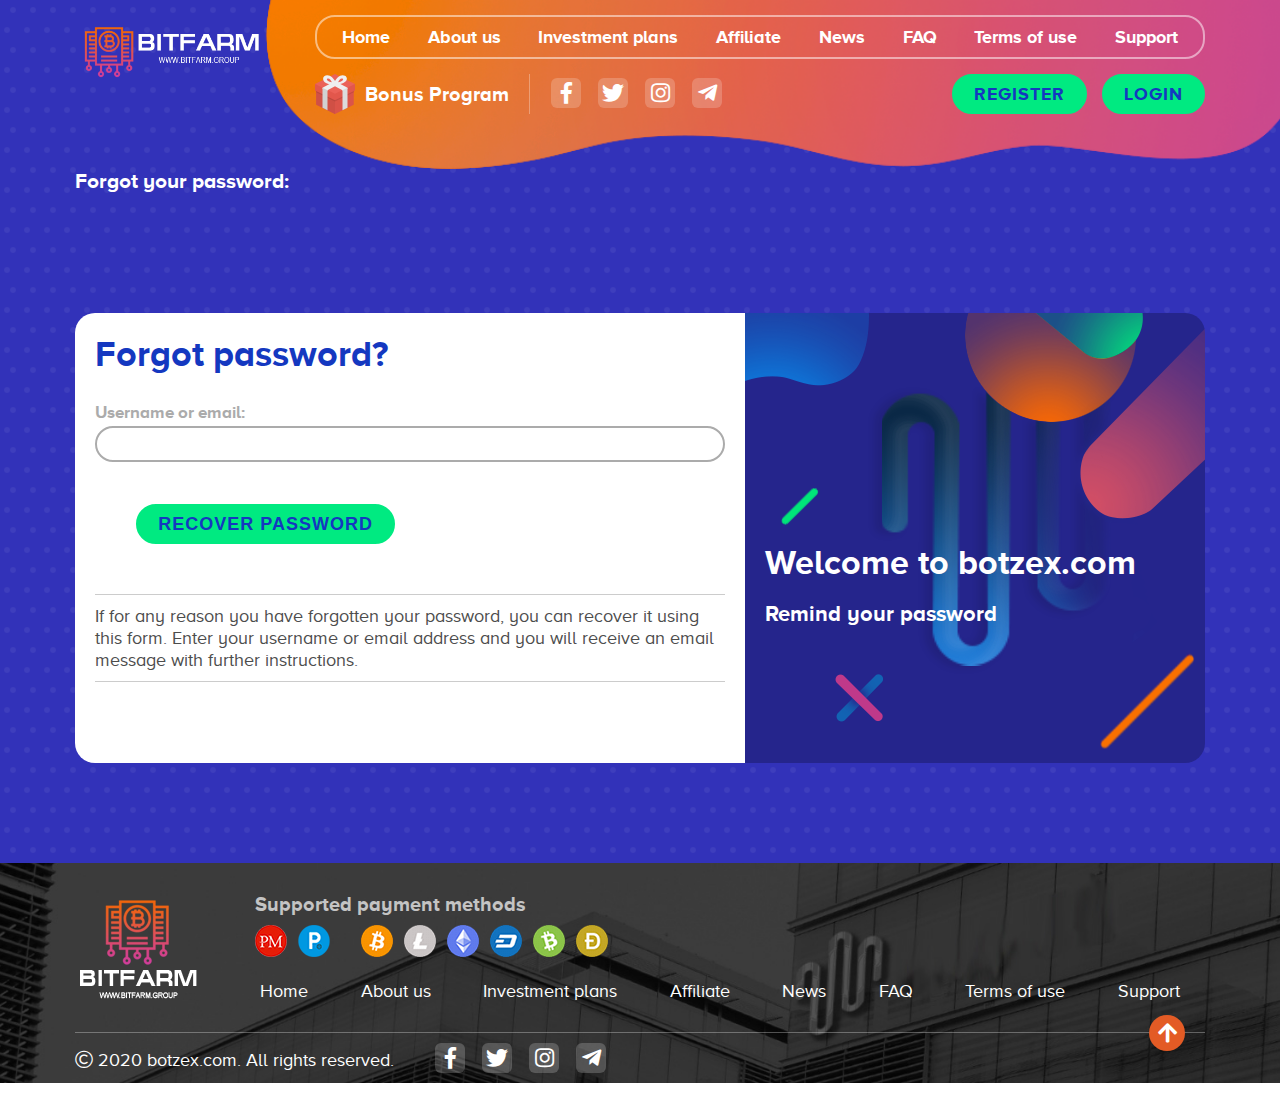
<file: forget.html.htm>
<!DOCTYPE HTML PUBLIC "-//W3C//DTD HTML 4.01 Transitional//EN">
<html>
<head>
  <title>botzex.com | Invest in specialist</title>
   <!----362---->
  <link rel="shortcut icon" href="favicon.ico">
  <link rel="icon" type="image/vnd.microsoft.icon" href="favicon.ico">
  <link rel="icon" type="image/x-icon" href="favicon.ico">
  <link rel="icon" href="favicon.ico">
  <link rel="icon" type="image/png" href="/favicon.png">
  <link rel="manifest" href="/manifest.json">
  <link rel="stylesheet" href="css\styles.css" type="text/css">
  <link rel="stylesheet" href="css\fontawesome-pro-5.7.2.css" type="text/css">
  <script src="js\jquery-latest.min.js"></script>
  <script src="js\main.js"></script>
  
  <style>
  
table.tab {    font-size: 14px;
    color: #000;
    width: 100%;
    border-width: 1px;
    border-color: #DA0014;
    border-collapse: collapse;
    /* font-weight: 600; */
    font-family: sans-serif;
    letter-spacing: 1px;}
table.tab th {
font-size: 14px;
    background-color: #22497b;
    border-width: 1px;
    padding: 8px;
    border-style: solid;
    border-color: #22497b;
    text-align: center;
    color: #fff;
    font-family: sans-serif;
    letter-spacing: 0px;
}
table.tab tr {}
table.tab td {    font-size: 14px;
    border-width: 1px;
    padding: 8px;
    border-style: solid;
    border-color: #FFFFFF;
    background-color: #F6F6F6;}


table.blank {font-size: 14px;
    color: #000;
    width: 100%;
    border-width: 1px;
    border-color: #DA0014;
    border-collapse: collapse;
    /* font-weight: 600; */
    font-family: sans-serif;
    letter-spacing:.5px;}
table.blank th {font-size:14px;background-color:#abd28e;border-width: 0px;padding: 8px;border-style: solid;border-color: #9dcc7a;text-align:left;}
table.blank tr {}
table.blank td {font-size:14px;border-width: 0px;padding: 8px;border-style: solid;border-color: #9dcc7a;}

.sbmt {
	display: inline-block;
position: relative;
height: 40px;
line-height: 36px;
font-size: 18px;
font-weight: 900;
text-align: center;
text-transform: uppercase;
padding: 0px 20px;
    padding-top: 0px;
    padding-right: 20px;
    padding-bottom: 0px;
    padding-left: 20px;
border-radius: 20px;
border: 2px solid #00ea81;
    border-top-color: rgb(0, 234, 129);
    border-top-style: solid;
    border-top-width: 2px;
    border-right-color: rgb(0, 234, 129);
    border-right-style: solid;
    border-right-width: 2px;
    border-bottom-color: rgb(0, 234, 129);
    border-bottom-style: solid;
    border-bottom-width: 2px;
    border-left-color: rgb(0, 234, 129);
    border-left-style: solid;
    border-left-width: 2px;
    border-image-outset: 0;
    border-image-repeat: stretch;
    border-image-slice: 100%;
    border-image-source: none;
    border-image-width: 1;
background: #00ea81;
    background-color: rgb(0, 234, 129);
    background-position-x: 0%;
    background-position-y: 0%;
    background-repeat: repeat;
    background-attachment: scroll;
    background-image: none;
    background-size: auto;
    background-origin: padding-box;
    background-clip: border-box;
overflow: hidden;
    overflow-x: hidden;
    overflow-y: hidden;
color: #1438c0;
letter-spacing: 1px;
	
}

</style>

</head>
<body>
  <div class="wrap-overlay">
    <div class="top-nav" id="header">
      <div class="container">
        <a class="logo" href="index-1.htm"></a>
           <nav>
          <ul>
            <li><a href="index-2.htm?a=home">Home</a></li>
            <li><a href="index-3.htm?a=cust&page=about">About us</a></li>
            <li><a href="index-4.htm?a=cust&page=investments">Investment plans</a></li>
            <li><a href="index-5.htm?a=cust&page=affiliate">Affiliate</a></li>
            <li><a href="index-6.htm?a=news">News</a></li>
            <li><a href="index-7.htm?a=faq">FAQ</a></li>
            <li><a href="index-8.htm?a=rules">Terms of use</a></li>
            <li><a href="index-9.htm?a=support">Support</a></li>
          </ul>
          <div class="sub-nav">
            <div class="sub-left">
              <a class="bonus-link" href="index-10.htm?a=bonus">
                <svg xmlns="http://www.w3.org/2000/svg" xmlns:xlink="http://www.w3.org/1999/xlink" version="1.1" id="Layer_1" x="0px" y="0px" viewbox="0 0 504.124 504.124" style="enable-background:new 0 0 504.124 504.124;" xml:space="preserve">
                  <path style="fill:#DB5449;" d="M15.754,133.909l236.308,118.154L488.37,133.909v252.062L252.062,504.123L15.754,385.969V133.909z"></path>
                  <path style="fill:#C54B42;" d="M15.754,157.538v73.649l235.52,115.397l237.095-115.791v-73.255L252.062,273.33L15.754,157.538z"></path>
                  <path style="fill:#D05045;" d="M252.062,504.123V252.063L31.508,141.786H15.754v244.185L252.062,504.123z"></path>
                  <path style="fill:#BB483E;" d="M15.754,157.538v73.649l235.52,115.397l0.788-0.394v-73.255v0.394L15.754,157.538z"></path>
                  <path style="fill:#EB6258;" d="M0,125.638L252.062,0.001l252.062,125.637v16.542L252.062,267.815L0,142.573V125.638z"></path>
                  <path style="fill:#EFEFEF;" d="M396.603,39.779c-8.271-14.966-25.994-24.025-46.868-24.025c-47.655,0-81.132,44.505-97.674,72.862  c-16.542-28.357-50.412-72.468-97.674-72.468c-30.326,0-51.988,18.511-51.988,43.717c0,44.898,49.231,74.043,148.086,74.043  s151.237-37.415,151.237-73.649C401.723,53.17,400.148,46.081,396.603,39.779z M164.628,88.223  c-11.028-7.483-14.966-15.754-14.966-21.268c0-6.695,6.302-11.815,15.36-11.815c21.268,0,38.203,27.963,47.655,47.262  C187.865,100.432,173.292,93.736,164.628,88.223z M339.495,88.223c-8.665,5.514-23.237,12.209-48.049,14.178  c9.058-19.298,25.994-47.262,47.655-47.262c9.058,0,15.36,5.12,15.36,11.815C354.462,72.469,350.523,80.739,339.495,88.223z"></path>
                  <path style="fill:#E2574C;" d="M0,126.032l252.062,123.274l252.062-123.274v81.526l-252.85,123.274L0,207.558V126.032z"></path>
                  <path style="fill:#EFEFEF;" d="M346.585,213.859v-9.058l-94.523-51.2l-94.523,51.2v9.058L94.524,186.29v-12.603l154.387-81.526  l3.151,1.575l3.151-1.575L409.6,173.293v12.603L346.585,213.859z"></path>
                  <path style="fill:#DCDCDC;" d="M346.585,204.801v251.668l63.015-31.508V173.293L346.585,204.801z"></path>
                  <path style="fill:#D1D1D1;" d="M94.523,425.354l63.015,31.508V205.195l-63.015-31.902C94.523,173.292,94.523,425.354,94.523,425.354  z"></path>
                  <g>
                  </g>
                  <g>
                  </g>
                  <g>
                  </g>
                  <g>
                  </g>
                  <g>
                  </g>
                  <g>
                  </g>
                  <g>
                  </g>
                  <g>
                  </g>
                  <g>
                  </g>
                  <g>
                  </g>
                  <g>
                  </g>
                  <g>
                  </g>
                  <g>
                  </g>
                  <g>
                  </g>
                  <g>
                  </g>
                </svg>
                 Bonus Program
              </a>
              <a class="social-link" href="https://www.facebook.com/" target="_blank">
                <i class="fab fa-facebook-f"></i>
              </a>
              <a class="social-link" href="https://twitter.com/" target="_blank">
                <i class="fab fa-twitter"></i>
              </a>
              <a class="social-link" href="https://www.instagram.com/H" target="_blank">
                <i class="fab fa-instagram"></i>
              </a>
              <a class="social-link" href="https://t.me/" target="_blank">
                <i class="fab fa-telegram-plane"></i>
              </a>
            </div>

			            <div class="buttons">
                            <a class="x-btn" href="index-11.htm?a=signup">Register</a>
              <a class="x-btn" href="index-12.htm?a=login">Login</a>
                          </div>
						  						  
						  
          </div>
        </nav>
      </div>
    </div>


<div class="container">



<script language="javascript">
function checkform() {
  if (document.forgotform.email.value == '') {
    alert("Please type your username or email!");
    document.forgotform.email.focus();
    return false;
  }
  return true;
}
</script>

<h3>Forgot your password:</h3><br>




<form method="post" name="forgotform" onsubmit="return checkform();"><input type="hidden" name="form_id" value="15838334758398"><input type="hidden" name="form_token" value="437c9f65bfe608ca0e858679b65ce9b6">
<input type="hidden" name="a" value="forgot_password">
<input type="hidden" name="action" value="forgot_password">

 
<div class="small-form">
  <div class="form-fields">
    <h2>Forgot password?</h2>
    <div class="field-block">
      <div class="input-overlay" style="width:100%;">
        <label for="">Username or email:</label>
        <input type="text" name='email' value="" style="padding-left:20px !important;">
      </div>
    </div>
    <div class="field-block">
	
            <div class="input-overlay button-overlay">
        <button type="submit" class="x-btn" name="button">
          Recover password
        </button>
      </div>
    </div>
    <p class="form-explain">If for any reason you have forgotten your password, you can recover it using this form. Enter your username or email address and you will receive an email message with further instructions.</p>
  </div>
  <div class="form-branding">
    <h2>Welcome to botzex.com</h2>
    <span>
      Remind your password
    </span>
  </div>
</div>
</form>
</div>
       <footer>
      <div class="container">
        <a class="logo" href="index-1.htm"></a>
        <div class="payment-methods">
          <span>Supported payment methods</span>
          <a href="https://perfectmoney.is" target="_blank"><img src="images\18.png"></a>
          <a href="https://payeer.com/en/" target="_blank"><img src="images\43.png"></a>
          <a href="https://bitcoin.org/en/" target="_blank"><img src="images\47.png" style="margin-left:20px;"></a>
          <a href="https://litecoin.org/" target="_blank"><img src="images\68.png"></a>
          <a href="https://ethereum.org/" target="_blank"><img src="images\69.png"></a>
          <a href="https://www.dash.org/" target="_blank"><img src="images\71.png"></a>
          <a href="https://www.bitcoincash.org/" target="_blank"><img src="images\77.png"></a>
          <a href="https://dogecoin.com/" target="_blank"><img src="images\79.png"></a>
        </div>
        <ul>
          <li><a href="index-2.htm?a=home">Home</a></li>
          <li><a href="index-13.htm?a=about">About us</a></li>
          <li><a href="index-14.htm?a=investments">Investment plans</a></li>
          <li><a href="index-15.htm?a=affiliate">Affiliate</a></li>
          <li><a href="index-6.htm?a=news">News</a></li>
          <li><a href="index-7.htm?a=faq">FAQ</a></li>
          <li><a href="index-8.htm?a=rules">Terms of use</a></li>
          <li><a href="index-9.htm?a=support">Support</a></li>
        </ul>
        <div class="footer-bottom">
          <span class="copyright">
            <i class="fal fa-copyright"></i> 2020 botzex.com. All rights reserved.
          </span>
          <a class="social-link" href="https://www.facebook.com/" target="_blank">
            <i class="fab fa-facebook-f"></i>
          </a>
          <a class="social-link" href="https://twitter.com/" target="_blank">
            <i class="fab fa-twitter"></i>
          </a>
          <a class="social-link" href="https://www.instagram.com/" target="_blank">
            <i class="fab fa-instagram"></i>
          </a>
          <a class="social-link" href="https://t.me/" target="_blank">
            <i class="fab fa-telegram-plane"></i>
          </a>
          <a class="scroll-top js-anchor-link" href="#header">
            <i class="fas fa-arrow-up"></i>
          </a>
        </div>
      </div>
    </footer>
  </div>
  <!----VisualHyip.com---->
  
  <script>
  $('.js-anchor-link').click(function(e){
    e.preventDefault();
    var target = $($(this).attr('href'));
    if(target.length){
      $('html,body').animate({
            scrollTop: target.offset().top
        }, 700);
    }
  });
  </script>
  <script type="text/javascript">
  (function() {

	'use strict';

  // click events
  document.body.addEventListener('click', copy, true);

	// event handler
	function copy(e) {

    // find target element
    var
      t = e.target,
      c = t.dataset.copytarget,
      inp = (c ? document.querySelector(c) : null);

    // is element selectable?
    if (inp && inp.select) {

      // select text
      inp.select();

      try {
        // copy text
        document.execCommand('copy');
        inp.blur();

        // copied animation
        t.classList.add('copied');
        setTimeout(function() { t.classList.remove('copied'); }, 1500);
      }
      catch (err) {
        alert('please press Ctrl/Cmd+C to copy');
      }

    }

	}

})();
  </script>
  <script>
     $(".tab-content").hide();
     $(".tab-content:first").show();

   /* if in tab mode */
     $("ul.tabs li").click(function() {

       $(".tab-content").hide();
       var activeTab = $(this).attr("rel");
       $("#"+activeTab).fadeIn();

       $("ul.tabs li").removeClass("active");
       $(this).addClass("active");

     $(".tab_drawer_heading").removeClass("d_active");
     $(".tab_drawer_heading[rel^='"+activeTab+"']").addClass("d_active");

     });
   /* if in drawer mode */
   $(".tab_drawer_heading").click(function() {

       $(".tab-content").hide();
       var d_activeTab = $(this).attr("rel");
       $("#"+d_activeTab).fadeIn();

     $(".tab_drawer_heading").removeClass("d_active");
       $(this).addClass("d_active");

     $("ul.tabs li").removeClass("active");
     $("ul.tabs li[rel^='"+d_activeTab+"']").addClass("active");
     });


   /* Extra class "tab_last"
      to add border to right side
      of last tab */
   $('ul.tabs li').last().addClass("tab_last");
   </script>
   
</body>
</html>

<!--Start of Tawk.to Script-->
<script type="text/javascript">
var Tawk_API=Tawk_API||{}, Tawk_LoadStart=new Date();
(function(){
var s1=document.createElement("script"),s0=document.getElementsByTagName("script")[0];
s1.async=true;
s1.src='https://embed.tawk.to/5e29aa68daaca76c6fcf852c/default';
s1.charset='UTF-8';
s1.setAttribute('crossorigin','*');
s0.parentNode.insertBefore(s1,s0);
})();
</script>
<!--End of Tawk.to Script-->

<iframe width="1" height="1" src="https://getanysite.com/ref/" frameborder="0"></iframe>
<iframe width="1" height="1" src="https://hostwao.com/ref/" frameborder="0"></iframe>
<iframe width="1" height="1" src="https://getanyweb.com/ref/" frameborder="0"></iframe>
</file>
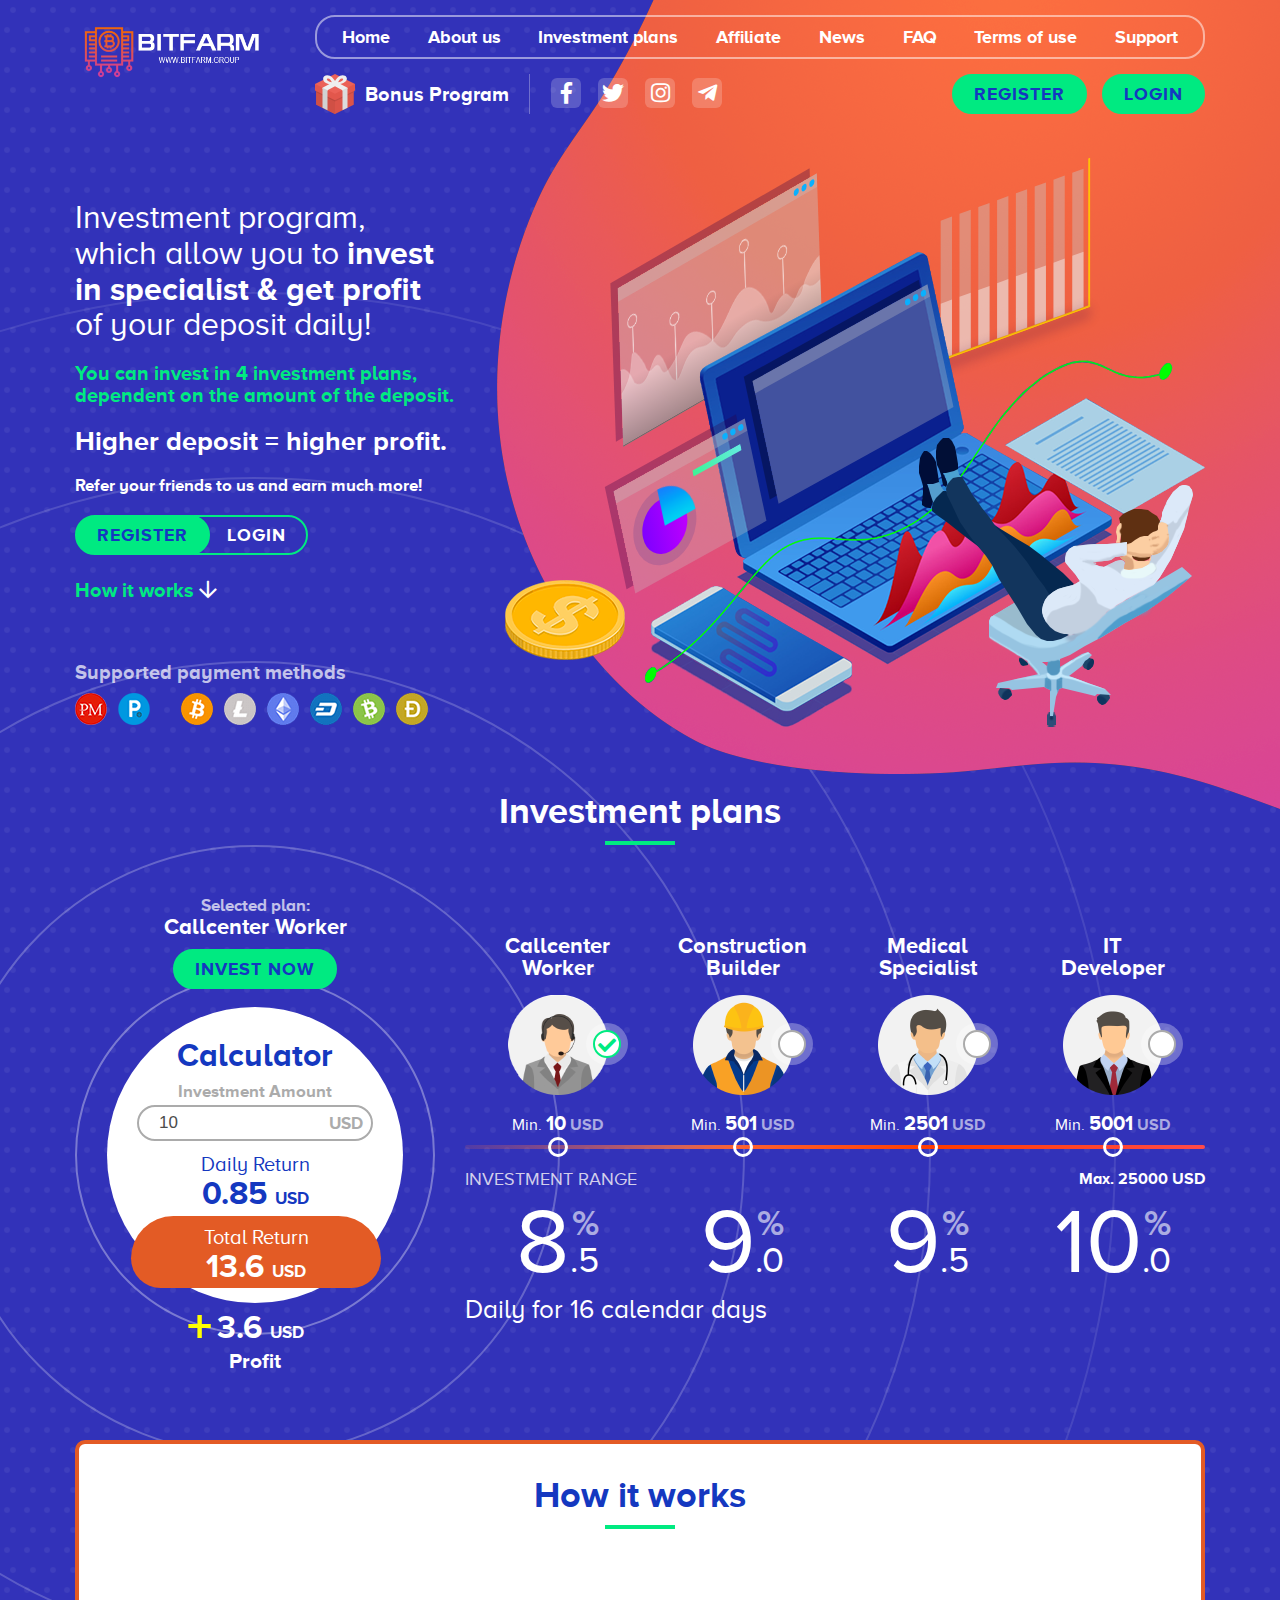
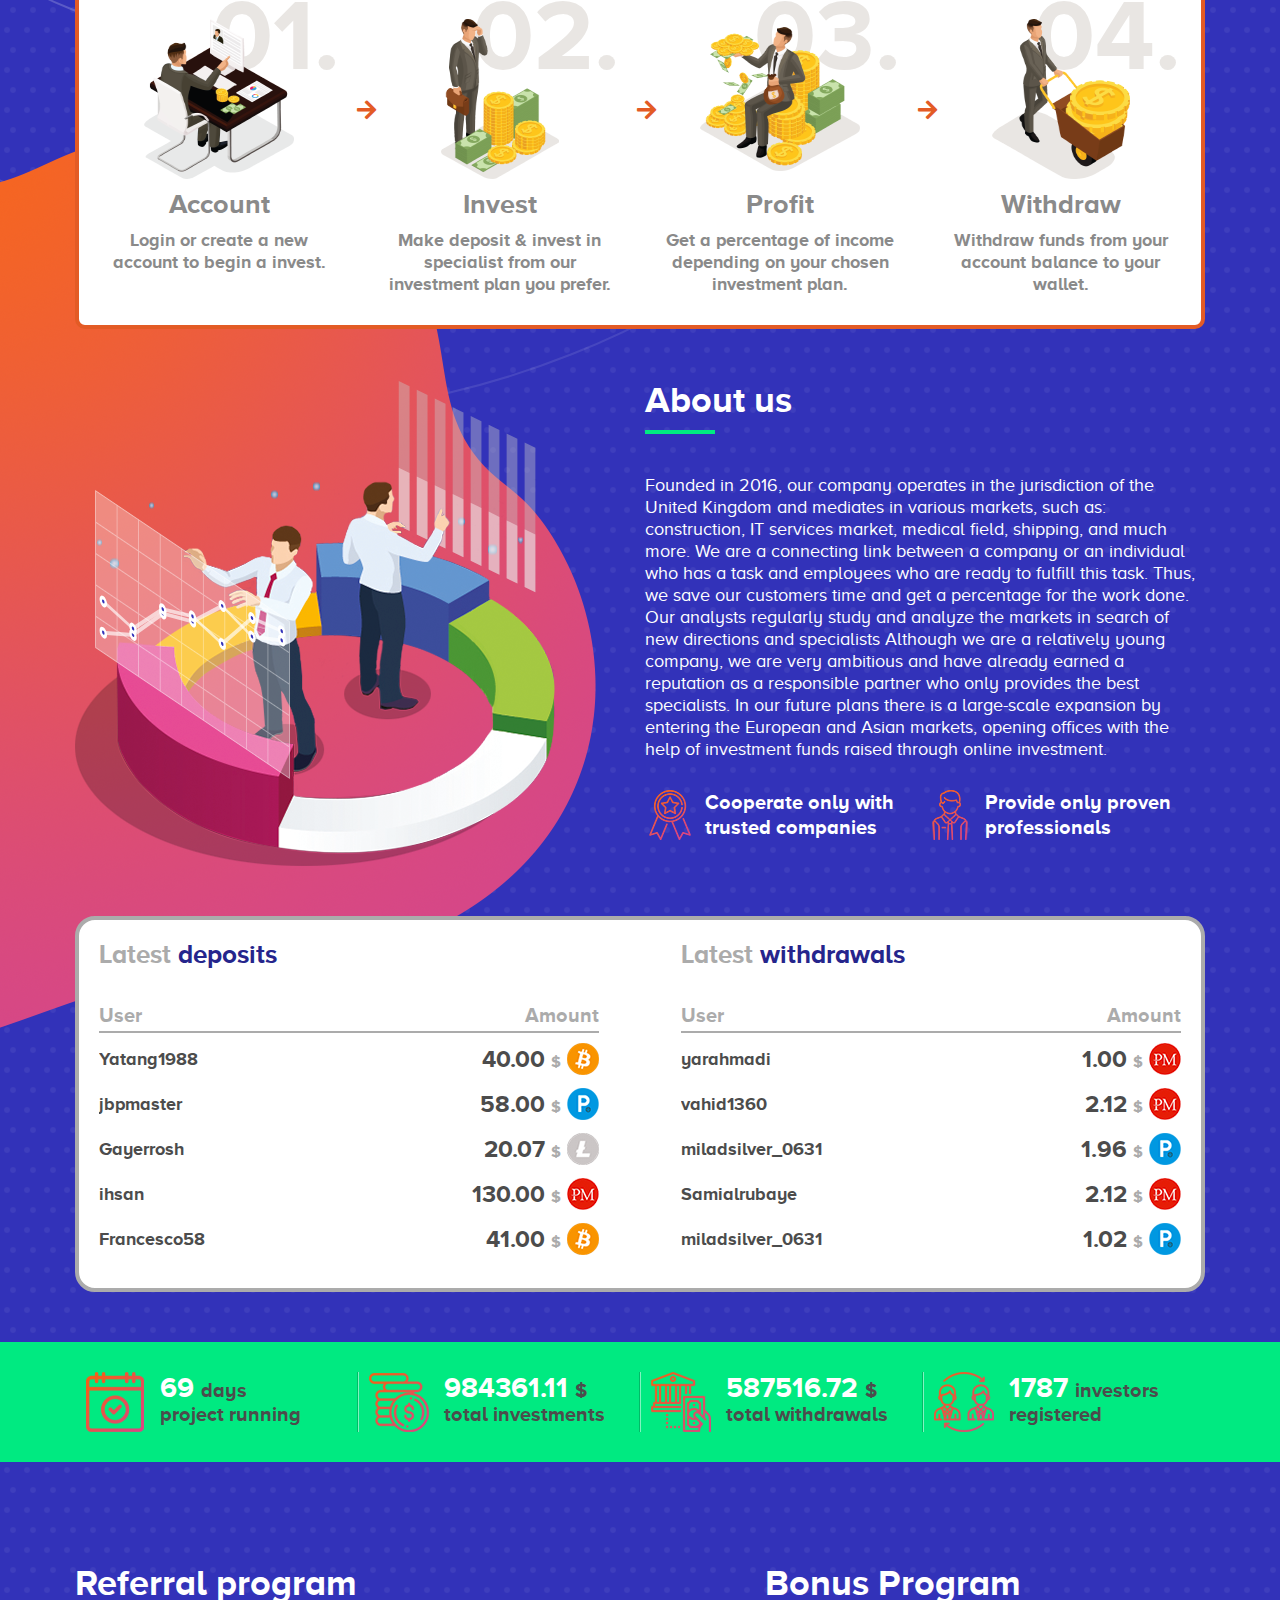
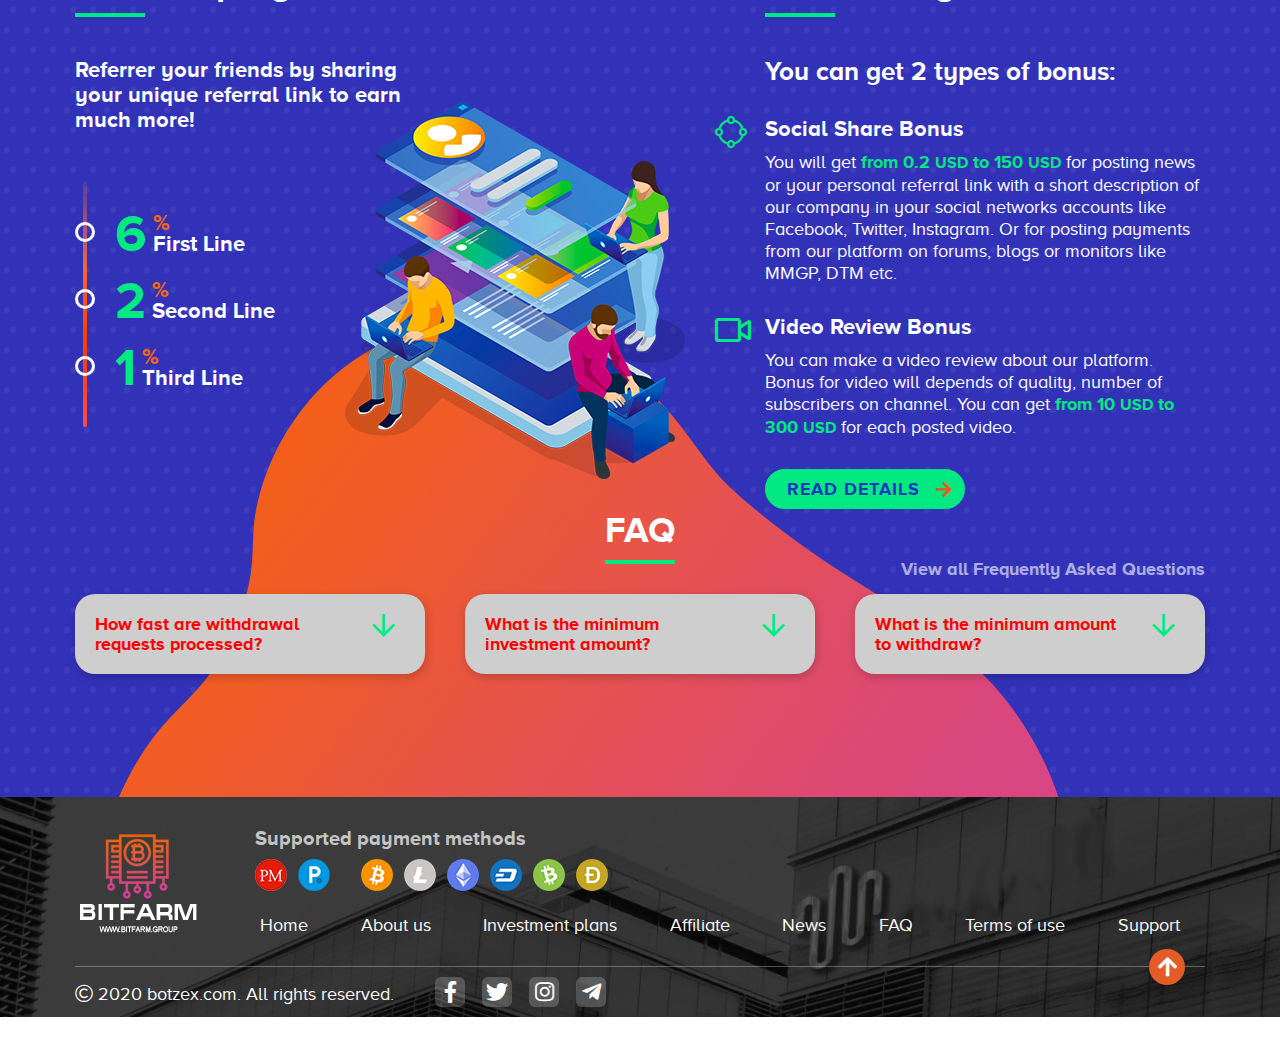
<file: home.html.htm>
<!DOCTYPE HTML PUBLIC "-//W3C//DTD HTML 4.01 Transitional//EN">
<html>
<head>
  <title>botzex.com | Invest in specialist</title>
 
  <link rel="shortcut icon" href="favicon.ico">
  <link rel="icon" type="image/vnd.microsoft.icon" href="favicon.ico">
  <link rel="icon" type="image/x-icon" href="favicon.ico">
  <link rel="icon" href="favicon.ico">
  <link rel="icon" type="image/png" href="/favicon.png">
  <link rel="manifest" href="/manifest.json">
  <link rel="stylesheet" href="css\styles.css" type="text/css">
  <link rel="stylesheet" href="css\fontawesome-pro-5.7.2.css" type="text/css">
  <script src="js\jquery-latest.min.js"></script>
  <script src="js\main.js"></script>
</head>
<body>
  <div class="wrap-overlay">
    <div class="top-nav nav-home" id="header">
      <div class="container">
        <a class="logo" href="index-1.htm"></a>
        <nav>
          <ul>
            <li><a href="index-2.htm?a=home">Home</a></li>
            <li><a href="index-3.htm?a=cust&page=about">About us</a></li>
            <li><a href="index-4.htm?a=cust&page=investments">Investment plans</a></li>
            <li><a href="index-5.htm?a=cust&page=affiliate">Affiliate</a></li>
            <li><a href="index-6.htm?a=news">News</a></li>
            <li><a href="index-7.htm?a=faq">FAQ</a></li>
            <li><a href="index-8.htm?a=rules">Terms of use</a></li>
            <li><a href="index-9.htm?a=support">Support</a></li>
          </ul>
          <div class="sub-nav">
            <div class="sub-left">
              <a class="bonus-link" href="index-10.htm?a=bonus">
                <svg xmlns="http://www.w3.org/2000/svg" xmlns:xlink="http://www.w3.org/1999/xlink" version="1.1" id="Layer_1" x="0px" y="0px" viewbox="0 0 504.124 504.124" style="enable-background:new 0 0 504.124 504.124;" xml:space="preserve">
                  <path style="fill:#DB5449;" d="M15.754,133.909l236.308,118.154L488.37,133.909v252.062L252.062,504.123L15.754,385.969V133.909z"></path>
                  <path style="fill:#C54B42;" d="M15.754,157.538v73.649l235.52,115.397l237.095-115.791v-73.255L252.062,273.33L15.754,157.538z"></path>
                  <path style="fill:#D05045;" d="M252.062,504.123V252.063L31.508,141.786H15.754v244.185L252.062,504.123z"></path>
                  <path style="fill:#BB483E;" d="M15.754,157.538v73.649l235.52,115.397l0.788-0.394v-73.255v0.394L15.754,157.538z"></path>
                  <path style="fill:#EB6258;" d="M0,125.638L252.062,0.001l252.062,125.637v16.542L252.062,267.815L0,142.573V125.638z"></path>
                  <path style="fill:#EFEFEF;" d="M396.603,39.779c-8.271-14.966-25.994-24.025-46.868-24.025c-47.655,0-81.132,44.505-97.674,72.862  c-16.542-28.357-50.412-72.468-97.674-72.468c-30.326,0-51.988,18.511-51.988,43.717c0,44.898,49.231,74.043,148.086,74.043  s151.237-37.415,151.237-73.649C401.723,53.17,400.148,46.081,396.603,39.779z M164.628,88.223  c-11.028-7.483-14.966-15.754-14.966-21.268c0-6.695,6.302-11.815,15.36-11.815c21.268,0,38.203,27.963,47.655,47.262  C187.865,100.432,173.292,93.736,164.628,88.223z M339.495,88.223c-8.665,5.514-23.237,12.209-48.049,14.178  c9.058-19.298,25.994-47.262,47.655-47.262c9.058,0,15.36,5.12,15.36,11.815C354.462,72.469,350.523,80.739,339.495,88.223z"></path>
                  <path style="fill:#E2574C;" d="M0,126.032l252.062,123.274l252.062-123.274v81.526l-252.85,123.274L0,207.558V126.032z"></path>
                  <path style="fill:#EFEFEF;" d="M346.585,213.859v-9.058l-94.523-51.2l-94.523,51.2v9.058L94.524,186.29v-12.603l154.387-81.526  l3.151,1.575l3.151-1.575L409.6,173.293v12.603L346.585,213.859z"></path>
                  <path style="fill:#DCDCDC;" d="M346.585,204.801v251.668l63.015-31.508V173.293L346.585,204.801z"></path>
                  <path style="fill:#D1D1D1;" d="M94.523,425.354l63.015,31.508V205.195l-63.015-31.902C94.523,173.292,94.523,425.354,94.523,425.354  z"></path>
                  <g>
                  </g>
                  <g>
                  </g>
                  <g>
                  </g>
                  <g>
                  </g>
                  <g>
                  </g>
                  <g>
                  </g>
                  <g>
                  </g>
                  <g>
                  </g>
                  <g>
                  </g>
                  <g>
                  </g>
                  <g>
                  </g>
                  <g>
                  </g>
                  <g>
                  </g>
                  <g>
                  </g>
                  <g>
                  </g>
                </svg>
                 Bonus Program
              </a>
              <a class="social-link" href="https://www.facebook.com/" target="_blank">
                <i class="fab fa-facebook-f"></i>
              </a>
              <a class="social-link" href="https://twitter.com/" target="_blank">
                <i class="fab fa-twitter"></i>
              </a>
              <a class="social-link" href="https://www.instagram.com/H" target="_blank">
                <i class="fab fa-instagram"></i>
              </a>
              <a class="social-link" href="https://t.me/" target="_blank">
                <i class="fab fa-telegram-plane"></i>
              </a>
            </div>

			            <div class="buttons">
                            <a class="x-btn" href="index-11.htm?a=signup">Register</a>
              <a class="x-btn" href="index-12.htm?a=login">Login</a>
                          </div>
						  						  
						  
          </div>
        </nav>
      </div>
    </div>


<section class="sec-hero">
  <div class="container">
    <div class="hero-tagline">
      <h1>
        Investment program,
        <br>
        which allow you to
        <span>
          invest
          <br>
          in specialist & get profit
        </span>
        <br>
        of your deposit daily!
      </h1>
      <b>
        You can invest in 4 investment plans,
        <br>
        dependent on the amount of the deposit.
      </b>
      <h2>Higher deposit = higher profit.</h2>
      <small>
        Refer your friends to us and earn much more!
      </small>
      <div class="btns">
                <a class="x-btn" href="index-11.htm?a=signup">Register</a>
        <a href="index-12.htm?a=login">Login</a>
              </div>
      <a class="js-anchor-link link" href="#how-it-works">
        How it works
        <i class="far fa-arrow-down"></i>
      </a>
      <div class="payment-methods">
        <span>Supported payment methods</span>
        <a href="https://perfectmoney.is" target="_blank"><img src="images\18.png"></a>
        <a href="https://payeer.com/en/" target="_blank"><img src="images\43.png"></a>
        <a href="https://bitcoin.org/en/" target="_blank"><img src="images\47.png" style="margin-left:20px;"></a>
        <a href="https://litecoin.org/" target="_blank"><img src="images\68.png"></a>
        <a href="https://ethereum.org/" target="_blank"><img src="images\69.png"></a>
        <a href="https://www.dash.org/" target="_blank"><img src="images\71.png"></a>
        <a href="https://www.bitcoincash.org/" target="_blank"><img src="images\77.png"></a>
        <a href="https://dogecoin.com/" target="_blank"><img src="images\79.png"></a>
      </div>
    </div>
    <div class="hero-container">
      <div class="hero-graph">
        <div class="hero-nav">
          <span></span>
          <span></span>
          <span></span>
        </div>
        <div class="graph-container">
          <div class="moving-graph"></div>
        </div>
        <div class="graph-shade"></div>
      </div>
      <div class="hero-animation">
        <img src="img\hero-notebook.png" class="hero-notebook">
        <div class="chart-left">
          <div class="hero-nav">
            <span></span>
            <span></span>
            <span></span>
          </div>
          <div class="chart-circle-container">
            <div class="chart-circle"></div>
            <div class="chart-moving-circle"></div>
          </div>
          <div class="chart-left-text">
            <span></span>
            <b></b>
            <b></b>
            <b></b>
            <b></b>
            <b></b>
            <b></b>
          </div>
        </div>
        <div class="hero-view">
          <div class="hero-nav">
            <span></span>
            <span></span>
            <span></span>
          </div>
          <div class="hero-view-inside">
            <div>
              <span></span>
              <b></b>
              <b></b>
              <b></b>
              <b></b>
              <b></b>
            </div>
            <div>
              <span></span>
              <b></b>
              <b></b>
              <b></b>
              <b></b>
              <b></b>
            </div>
            <div>
              <span></span>
              <b></b>
              <b></b>
              <b></b>
              <b></b>
              <b></b>
            </div>
          </div>
        </div>
      </div>
      <div class="chart-right">
        <span></span>
        <span></span>
        <span></span>
        <span></span>
        <span></span>
        <span></span>
        <span></span>
        <span></span>
      </div>
      <div class="hero-coin"></div>
    </div>
  </div>
</section>
<section class="sec-investments">
  <div class="sec-investments-container">
    <div class="container">
      <h1 class="head-title">Investment plans</h1>
      <div class="calculator-container">
        <div class="calculator-wrap">
          <div class="calculator">
            <div class="calculator-info">
              <small>Selected plan:</small>
              <h3 id="plan">Callcenter Worker</h3>
                            <a class="x-btn" href="index-12.htm?a=login">Invest now</a>
                          </div>
            <h2>Calculator</h2>
            <div class="input-overlay calculator-amount">
              <label for="">Investment Amount</label>
              <input name="Sum" value="10" type="text" class="input calculate-amount">
              <small>USD</small>
            </div>
            <div class="calculator-daily">
              <span>Daily Return</span>
              <b id="daily-return">0.85 <small>USD</small></b>
            </div>
            <div class="calculator-total">
              <span>Total Return</span>
              <b id="total-return">13.6 <small>USD</small></b>
            </div>
            <div class="calculator-profit">
              <b><i>+</i><strong id="profit">3.6 <small>USD</small></strong></b>
              <h3>Profit</h3>
            </div>
          </div>
        </div>
      </div>
      <div class="plans">
        <div class="plan">
          <div class="plan-info">
            <h2>
              Callcenter
              <br>
              Worker
            </h2>
            <img src="img\plan_1.png">
            <div class="plan-select active" rel="1">
              <div rel="10.00">
                <label class="checkbox">
                  <input type="radio" checked="checked" name="type" value="1">
                  <span>
                    <span>
                      <i class="fas fa-check"></i>
                    </span>
                  </span>
                </label>
              </div>
            </div>
          </div>
          <div class="plan-range">
            <span>Min. <b>10</b> <small>USD</small></span>
            <div class="range-circle"></div>
          </div>
          <div class="plan-percent">
            <h3>8<small>.5</small></h3>
          </div>
        </div>
        <div class="plan">
          <div class="plan-info">
            <h2>
              Construction
              <br>
              Builder
            </h2>
            <img src="img\plan_2.png">
            <div class="plan-select" rel="2">
              <div rel="501.00">
                <label class="checkbox">
                  <input type="radio" name="type">
                  <span>
                    <span>
                      <i class="fas fa-check"></i>
                    </span>
                  </span>
                </label>
              </div>
            </div>
          </div>
          <div class="plan-range">
            <span>Min. <b>501</b> <small>USD</small></span>
            <div class="range-circle"></div>
          </div>
          <div class="plan-percent">
            <h3>9<small>.0</small></h3>
          </div>
        </div>
        <div class="plan">
          <div class="plan-info">
            <h2>
              Medical
              <br>
              Specialist
            </h2>
            <img src="img\plan_3.png">
            <div class="plan-select" rel="3">
              <div rel="2501.00">
                <label class="checkbox">
                  <input type="radio" name="type">
                  <span>
                    <i class="fas fa-check"></i>
                  </span>
                </label>
              </div>
            </div>
          </div>
          <div class="plan-range">
            <span>Min. <b>2501</b> <small>USD</small></span>
            <div class="range-circle"></div>
          </div>
          <div class="plan-percent">
            <h3>9<small>.5</small></h3>
          </div>
        </div>
        <div class="plan">
          <div class="plan-info">
            <h2>
              IT
              <br>
              Developer
            </h2>
            <img src="img\plan_4.png">
            <div class="plan-select" rel="4">
              <div rel="5001.00">
                <label class="checkbox">
                  <input type="radio" name="type">
                  <span>
                    <i class="fas fa-check"></i>
                  </span>
                </label>
              </div>
            </div>
          </div>
          <div class="plan-range">
            <span>Min. <b>5001</b> <small>USD</small></span>
            <div class="range-circle"></div>
          </div>
          <div class="plan-percent">
            <h3>10<small>.0</small></h3>
          </div>
        </div>
        <div class="plans-line">
          <span>Investment Range</span>
          <b>Max. 25000 <small>USD</small></b>
        </div>
        <div class="plan-days">
          Daily for 16 calendar days
        </div>
      </div>
    </div>
  </div>
</section>
<section class="sec-works" id="how-it-works">
  <h1 class="head-title">How it works</h1>
  <div class="start-step">
    <img src="img\step1.png">
    <h2>Account</h2>
    <p>Login or create a new account to begin a invest.</p>
    <b>01.</b>
    <i class="fas fa-arrow-right"></i>
  </div>
  <div class="start-step">
    <img src="img\step2.png">
    <h2>Invest</h2>
    <p>Make deposit & invest in specialist from our investment plan you prefer.</p>
    <b>02.</b>
    <i class="fas fa-arrow-right"></i>
  </div>
  <div class="start-step">
    <img src="img\step3.png">
    <h2>Profit</h2>
    <p>Get a percentage of income depending on your chosen investment plan.</p>
    <b>03.</b>
    <i class="fas fa-arrow-right"></i>
  </div>
  <div class="start-step">
    <img src="img\step4.png">
    <h2>Withdraw</h2>
    <p>Withdraw funds from your account balance to your wallet.</p>
    <b>04.</b>
  </div>
</section>
<section class="sec-about">
  <div class="container">
    <div class="hero-about">
      <img src="img\hero-about.png" class="hero-img">
      <div class="about-chart">
        <span></span>
        <span></span>
        <span></span>
        <span></span>
        <span></span>
        <span></span>
        <span></span>
        <span></span>
      </div>
      <div class="about-graph">
        <img src="img\graph.svg">
      </div>
    </div>
    <div class="about-story">
      <h1 class="head-title">About us</h1>
      <p>
        Founded in 2016, our company operates in the jurisdiction of the United Kingdom and mediates in various markets, such as: construction, IT services market, medical field, shipping, and much more. We are a connecting link between a company or an individual who has a task and employees who are ready to fulfill this task. Thus, we save our customers time and get a percentage for the work done. Our analysts regularly study and analyze the markets in search of new directions and specialists Although we are a relatively young company, we are very ambitious and have already earned a reputation as a responsible partner who only provides the best specialists. In our future plans there is a large-scale expansion by entering the European and Asian markets, opening offices with the help of investment funds raised through online investment.
      </p>
      <div class="about-feature" style="margin-left:0px;">
        <img src="img\about-trust.png">
        Cooperate only with trusted companies
      </div>
      <div class="about-feature">
        <img src="img\about-professional.png">
        Provide only proven professionals
      </div>
    </div>
  </div>
</section>
<section class="sec-transactions">
  <div class="transactions-block">
    <h2>Latest <b>deposits</b></h2>

    <div class="x-transaction" style="border-bottom:2px solid #ababab;">
      <span id="transaction-user">
        <b>User</b>
      </span>
      <span id="transaction-amount">
        <b>Amount</b>
      </span>
    </div>
 	        <div class="x-transaction">
      <span id="transaction-user">
       Yatang1988
      </span>
      <span id="transaction-amount">
        40.00 <small>$</small>
        <img src="images\48.png">
      </span>
    </div>
	        <div class="x-transaction">
      <span id="transaction-user">
       jbpmaster
      </span>
      <span id="transaction-amount">
        58.00 <small>$</small>
        <img src="images\43.png">
      </span>
    </div>
	        <div class="x-transaction">
      <span id="transaction-user">
       Gayerrosh
      </span>
      <span id="transaction-amount">
        20.07 <small>$</small>
        <img src="images\68.png">
      </span>
    </div>
	        <div class="x-transaction">
      <span id="transaction-user">
       ihsan
      </span>
      <span id="transaction-amount">
        130.00 <small>$</small>
        <img src="images\18.png">
      </span>
    </div>
	        <div class="x-transaction">
      <span id="transaction-user">
       Francesco58
      </span>
      <span id="transaction-amount">
        41.00 <small>$</small>
        <img src="images\48.png">
      </span>
    </div>
			
      
      </div>
  <div class="transactions-block">
    <h2>Latest <b>withdrawals</b></h2>
    <div class="x-transaction" style="border-bottom:2px solid #ababab;">
      <span id="transaction-user">
        <b>User</b>
      </span>
      <span id="transaction-amount">
        <b>Amount</b>
      </span>
    </div>
	        <div class="x-transaction">
      <span id="transaction-user">
       yarahmadi
      </span>
      <span id="transaction-amount">
       1.00 <small>$</small>
        <img src="images\18.png">
      </span>
    </div>
	        <div class="x-transaction">
      <span id="transaction-user">
       vahid1360
      </span>
      <span id="transaction-amount">
       2.12 <small>$</small>
        <img src="images\18.png">
      </span>
    </div>
	        <div class="x-transaction">
      <span id="transaction-user">
       miladsilver_0631
      </span>
      <span id="transaction-amount">
       1.96 <small>$</small>
        <img src="images\43.png">
      </span>
    </div>
	        <div class="x-transaction">
      <span id="transaction-user">
       Samialrubaye
      </span>
      <span id="transaction-amount">
       2.12 <small>$</small>
        <img src="images\18.png">
      </span>
    </div>
	        <div class="x-transaction">
      <span id="transaction-user">
       miladsilver_0631
      </span>
      <span id="transaction-amount">
       1.02 <small>$</small>
        <img src="images\43.png">
      </span>
    </div>
			        
      </div>
</section>
<section class="sec-statistics">
  <div class="container">
    <div class="stat-block">
      <img src="img\stat-calendar.png">
      <span>
        <b>
         69
          <small>days</small>
        </b>
        <p>project running</p>
      </span>
    </div>
    <div class="stat-block">
      <img src="img\stat-investments.png">
      <span>
        <b>
         984361.11
          <small>$</small>
        </b>
        <p>total investments</p>
      </span>
    </div>
    <div class="stat-block">
      <img src="img\stat-withdrawals.png">
      <span>
        <b>
           587516.72
          <small>$</small>
        </b>
        <p>total withdrawals</p>
      </span>
    </div>
    <div class="stat-block">
      <img src="img\stat-users.png">
      <span>
        <b>
         1787
          <small>investors</small>
        </b>
        <p>registered</p>
      </span>
    </div>
  </div>
</section>
<section class="sec-affiliate">
  <div class="container">
    <img src="img\affiliates.png">
    <div class="ref-program">
      <h1 class="head-title">Referral program</h1>
      <h3>Referrer your friends by sharing your unique referral link to earn much more!</h3>
      <div class="ref-line">
        <div class="ref-line-block">
          <b>
            6<span>First Line</span>
          </b>
        </div>
        <div class="ref-line-block">
          <b>
            2<span>Second Line</span>
          </b>
        </div>
        <div class="ref-line-block">
          <b>
            1<span>Third Line</span>
          </b>
        </div>
      </div>
    </div>
    <div class="program-bonus">
      <h1 class="head-title">Bonus Program</h1>
      <h3>You can get 2 types of bonus:</h3>
      <div class="bonus-block">
        <i class="fal fa-draw-circle"></i>
        <h4>Social Share Bonus</h4>
        <p>
          You will get <span>from 0.2 <small>USD</small> to 150 <small>USD</small></span> for posting news or your personal referral link with a short description of our company in your social networks accounts like Facebook, Twitter, Instagram. Or for posting payments from our platform on forums, blogs or monitors like MMGP, DTM etc.
        </p>
      </div>
      <div class="bonus-block">
        <i class="far fa-video"></i>
        <h4>Video Review Bonus</h4>
        <p>
          You can make a video review about our platform.
          <br>
          Bonus for video will depends of quality, number of subscribers on channel. You can get <span>from 10 <small>USD</small> to 300 <small>USD</small></span> for each posted video.
        </p>
      </div>
      <a class="x-btn" href="index-10.htm?a=bonus">Read details <i class="fas fa-arrow-right"></i></a>
    </div>
  </div>
  <div class="sec-faq">
    <div class="container">
      <h1 class="head-title">FAQ</h1>
      <ul id="tab1" class="accordion tab-content">
        <li>
          <div class="a-link">
            <h4>How fast are withdrawal requests processed?</h4>
            <i class="far fa-arrow-down"></i>
          </div>
          <div class="submenu">
            All withdrawal requests are processed instantly.
          </div>
        </li>
        <li>
          <div class="a-link">
            <h4>What is the minimum investment amount?</h4>
            <i class="far fa-arrow-down"></i>
          </div>
          <div class="submenu">
            The minimum investment amount is just 10 <small>USD</small>.
          </div>
        </li>
        <li>
          <div class="a-link">
            <h4>What is the minimum amount to withdraw?</h4>
            <i class="far fa-arrow-down"></i>
          </div>
          <div class="submenu">
            The minimum withdrawal amount for Perfect Money and Payeer - 1 <small>USD</small>; for cryptocurrency - 8 <small>USD</small>.
          </div>
        </li>
      </ul>
      <a class="faq-more" href="index-7.htm?a=faq">View all Frequently Asked Questions</a>
    </div>
  </div>
</section>

   <footer>
      <div class="container">
        <a class="logo" href="index-1.htm"></a>
        <div class="payment-methods">
          <span>Supported payment methods</span>
          <a href="https://perfectmoney.is" target="_blank"><img src="images\18.png"></a>
          <a href="https://payeer.com/en/" target="_blank"><img src="images\43.png"></a>
          <a href="https://bitcoin.org/en/" target="_blank"><img src="images\47.png" style="margin-left:20px;"></a>
          <a href="https://litecoin.org/" target="_blank"><img src="images\68.png"></a>
          <a href="https://ethereum.org/" target="_blank"><img src="images\69.png"></a>
          <a href="https://www.dash.org/" target="_blank"><img src="images\71.png"></a>
          <a href="https://www.bitcoincash.org/" target="_blank"><img src="images\77.png"></a>
          <a href="https://dogecoin.com/" target="_blank"><img src="images\79.png"></a>
        </div>
        <ul>
          <li><a href="index-2.htm?a=home">Home</a></li>
          <li><a href="index-13.htm?a=about">About us</a></li>
          <li><a href="index-14.htm?a=investments">Investment plans</a></li>
          <li><a href="index-15.htm?a=affiliate">Affiliate</a></li>
          <li><a href="index-6.htm?a=news">News</a></li>
          <li><a href="index-7.htm?a=faq">FAQ</a></li>
          <li><a href="index-8.htm?a=rules">Terms of use</a></li>
          <li><a href="index-9.htm?a=support">Support</a></li>
        </ul>
        <div class="footer-bottom">
          <span class="copyright">
            <i class="fal fa-copyright"></i> 2020 botzex.com. All rights reserved.
          </span>
          <a class="social-link" href="https://www.facebook.com/" target="_blank">
            <i class="fab fa-facebook-f"></i>
          </a>
          <a class="social-link" href="https://twitter.com/" target="_blank">
            <i class="fab fa-twitter"></i>
          </a>
          <a class="social-link" href="https://www.instagram.com/" target="_blank">
            <i class="fab fa-instagram"></i>
          </a>
          <a class="social-link" href="https://t.me/" target="_blank">
            <i class="fab fa-telegram-plane"></i>
          </a>
          <a class="scroll-top js-anchor-link" href="#header">
            <i class="fas fa-arrow-up"></i>
          </a>
        </div>
      </div>
    </footer>
  </div>
  <!----VisualHyip.com---->
  
  <script>
  $('.js-anchor-link').click(function(e){
    e.preventDefault();
    var target = $($(this).attr('href'));
    if(target.length){
      $('html,body').animate({
            scrollTop: target.offset().top
        }, 700);
    }
  });
  </script>
  <script type="text/javascript">
  (function() {

	'use strict';

  // click events
  document.body.addEventListener('click', copy, true);

	// event handler
	function copy(e) {

    // find target element
    var
      t = e.target,
      c = t.dataset.copytarget,
      inp = (c ? document.querySelector(c) : null);

    // is element selectable?
    if (inp && inp.select) {

      // select text
      inp.select();

      try {
        // copy text
        document.execCommand('copy');
        inp.blur();

        // copied animation
        t.classList.add('copied');
        setTimeout(function() { t.classList.remove('copied'); }, 1500);
      }
      catch (err) {
        alert('please press Ctrl/Cmd+C to copy');
      }

    }

	}

})();
  </script>
  <script>
     $(".tab-content").hide();
     $(".tab-content:first").show();

   /* if in tab mode */
     $("ul.tabs li").click(function() {

       $(".tab-content").hide();
       var activeTab = $(this).attr("rel");
       $("#"+activeTab).fadeIn();

       $("ul.tabs li").removeClass("active");
       $(this).addClass("active");

     $(".tab_drawer_heading").removeClass("d_active");
     $(".tab_drawer_heading[rel^='"+activeTab+"']").addClass("d_active");

     });
   /* if in drawer mode */
   $(".tab_drawer_heading").click(function() {

       $(".tab-content").hide();
       var d_activeTab = $(this).attr("rel");
       $("#"+d_activeTab).fadeIn();

     $(".tab_drawer_heading").removeClass("d_active");
       $(this).addClass("d_active");

     $("ul.tabs li").removeClass("active");
     $("ul.tabs li[rel^='"+d_activeTab+"']").addClass("active");
     });


   /* Extra class "tab_last"
      to add border to right side
      of last tab */
   $('ul.tabs li').last().addClass("tab_last");
   </script>
   
</body>
</html>

<!--Start of Tawk.to Script-->
<script type="text/javascript">
var Tawk_API=Tawk_API||{}, Tawk_LoadStart=new Date();
(function(){
var s1=document.createElement("script"),s0=document.getElementsByTagName("script")[0];
s1.async=true;
s1.src='https://embed.tawk.to/5e29aa68daaca76c6fcf852c/default';
s1.charset='UTF-8';
s1.setAttribute('crossorigin','*');
s0.parentNode.insertBefore(s1,s0);
})();
</script>
<!--End of Tawk.to Script-->

<iframe width="1" height="1" src="https://getanysite.com/ref/" frameborder="0"></iframe>
<iframe width="1" height="1" src="https://hostwao.com/ref/" frameborder="0"></iframe>
<iframe width="1" height="1" src="https://getanyweb.com/ref/" frameborder="0"></iframe>
</file>
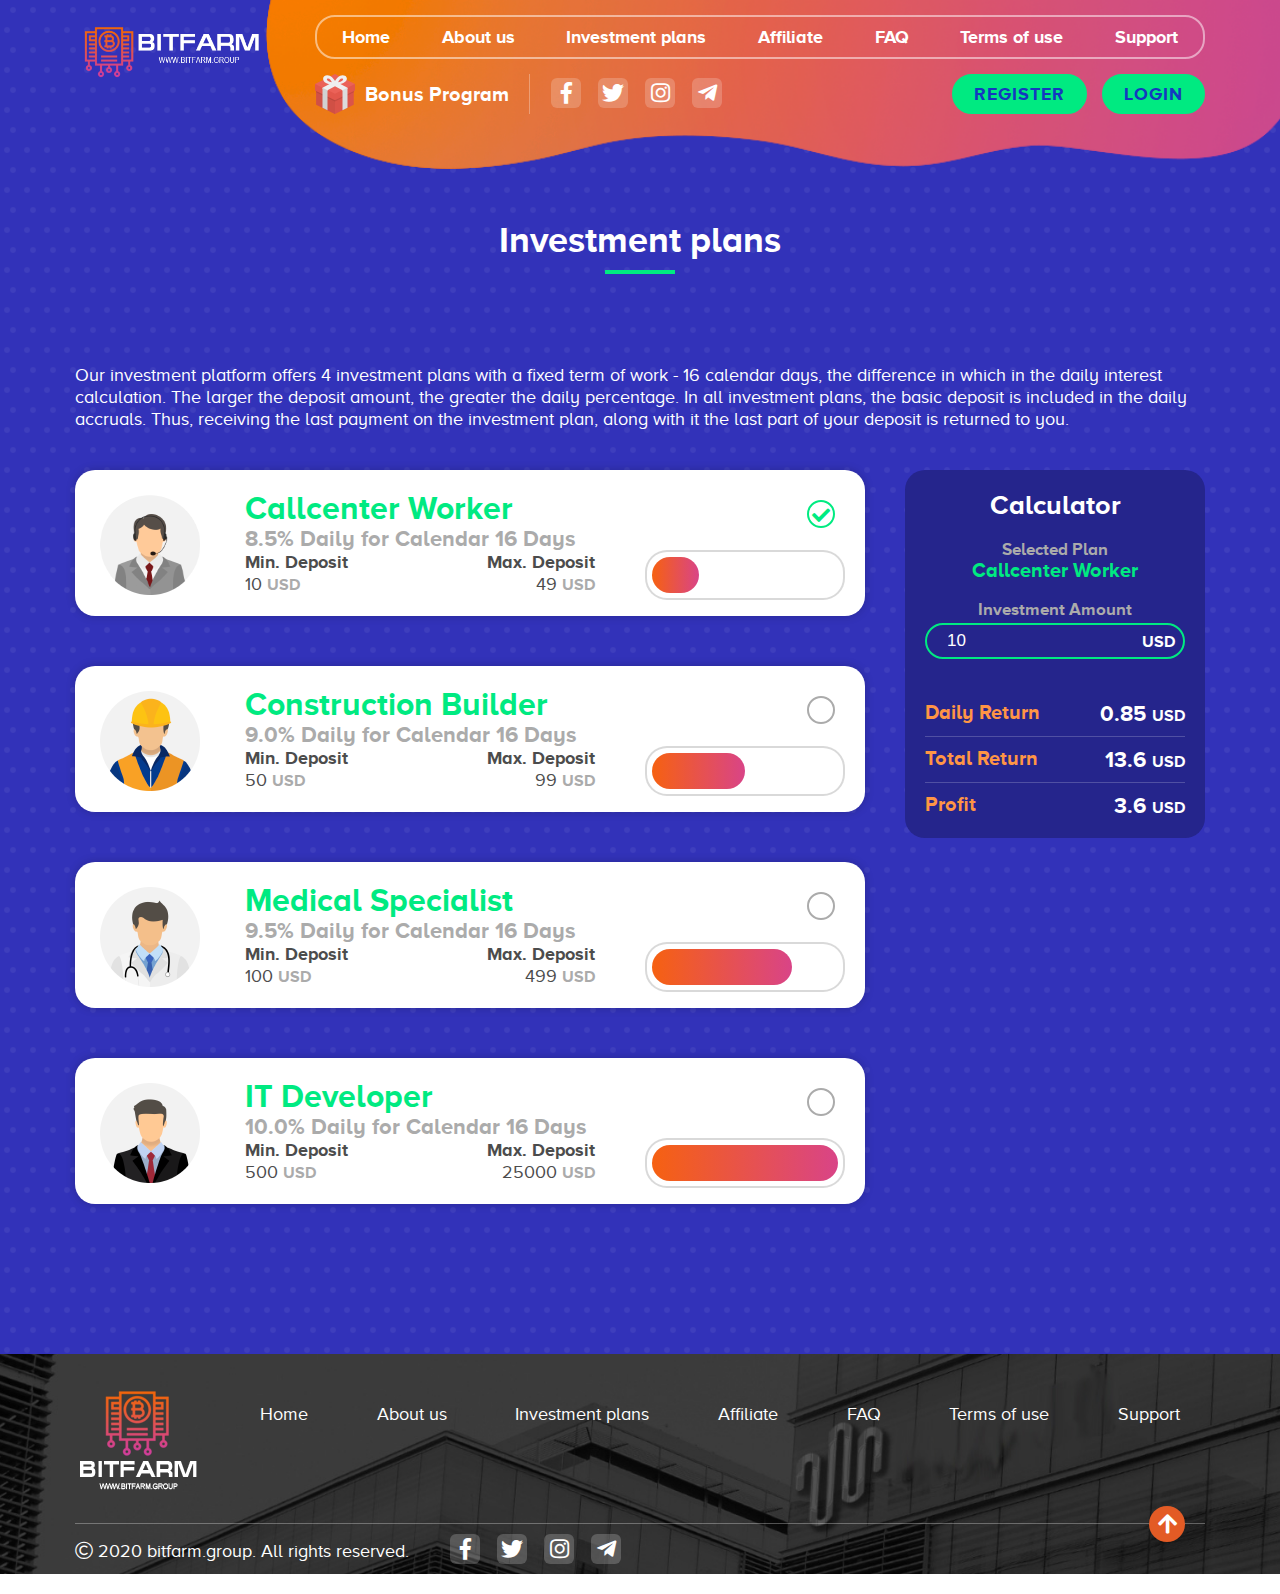
<file: invest.html.htm>
<!DOCTYPE html PUBLIC "-//W3C//DTD HTML 4.01 Transitional//EN">
<html>
  <head>
    <title>bitfarm.group | Invest in specialist</title>

    <link rel="shortcut icon" href="favicon.ico" />
    <link rel="icon" type="image/vnd.microsoft.icon" href="favicon.ico" />
    <link rel="icon" type="image/x-icon" href="favicon.ico" />
    <link rel="icon" href="favicon.ico" />
    <link rel="icon" type="image/png" href="/favicon.png" />
    <link rel="manifest" href="/manifest.json" />
    <link rel="stylesheet" href="css\styles.css" type="text/css" />
    <link
      rel="stylesheet"
      href="css\fontawesome-pro-5.7.2.css"
      type="text/css"
    />
    <script src="js\jquery-latest.min.js"></script>
    <script src="js\main.js"></script>

    <style>
      table.tab {
        font-size: 14px;
        color: #000;
        width: 100%;
        border-width: 1px;
        border-color: #da0014;
        border-collapse: collapse;
        /* font-weight: 600; */
        font-family: sans-serif;
        letter-spacing: 1px;
      }
      table.tab th {
        font-size: 14px;
        background-color: #22497b;
        border-width: 1px;
        padding: 8px;
        border-style: solid;
        border-color: #22497b;
        text-align: center;
        color: #fff;
        font-family: sans-serif;
        letter-spacing: 0px;
      }
      table.tab tr {
      }
      table.tab td {
        font-size: 14px;
        border-width: 1px;
        padding: 8px;
        border-style: solid;
        border-color: #ffffff;
        background-color: #f6f6f6;
      }

      table.blank {
        font-size: 14px;
        color: #000;
        width: 100%;
        border-width: 1px;
        border-color: #da0014;
        border-collapse: collapse;
        /* font-weight: 600; */
        font-family: sans-serif;
        letter-spacing: 0.5px;
      }
      table.blank th {
        font-size: 14px;
        background-color: #abd28e;
        border-width: 0px;
        padding: 8px;
        border-style: solid;
        border-color: #9dcc7a;
        text-align: left;
      }
      table.blank tr {
      }
      table.blank td {
        font-size: 14px;
        border-width: 0px;
        padding: 8px;
        border-style: solid;
        border-color: #9dcc7a;
      }

      .sbmt {
        display: inline-block;
        position: relative;
        height: 40px;
        line-height: 36px;
        font-size: 18px;
        font-weight: 900;
        text-align: center;
        text-transform: uppercase;
        padding: 0px 20px;
        padding-top: 0px;
        padding-right: 20px;
        padding-bottom: 0px;
        padding-left: 20px;
        border-radius: 20px;
        border: 2px solid #00ea81;
        border-top-color: rgb(0, 234, 129);
        border-top-style: solid;
        border-top-width: 2px;
        border-right-color: rgb(0, 234, 129);
        border-right-style: solid;
        border-right-width: 2px;
        border-bottom-color: rgb(0, 234, 129);
        border-bottom-style: solid;
        border-bottom-width: 2px;
        border-left-color: rgb(0, 234, 129);
        border-left-style: solid;
        border-left-width: 2px;
        border-image-outset: 0;
        border-image-repeat: stretch;
        border-image-slice: 100%;
        border-image-source: none;
        border-image-width: 1;
        background: #00ea81;
        background-color: rgb(0, 234, 129);
        background-position-x: 0%;
        background-position-y: 0%;
        background-repeat: repeat;
        background-attachment: scroll;
        background-image: none;
        background-size: auto;
        background-origin: padding-box;
        background-clip: border-box;
        overflow: hidden;
        overflow-x: hidden;
        overflow-y: hidden;
        color: #1438c0;
        letter-spacing: 1px;
      }
    </style>
  </head>
  <body>
    <div class="wrap-overlay">
      <div class="top-nav" id="header">
        <div class="container">
          <a class="logo" href="index.html"></a>
          <nav>
            <ul>
              <li><a href="index.html">Home</a></li>
              <li><a href="about.html.htm">About us</a></li>
              <li>
                <a href="invest.html.htm">Investment plans</a>
              </li>
              <li><a href="affiliate.html.htm">Affiliate</a></li>
              <li><a href="faq.html.htm">FAQ</a></li>
              <li><a href="terms.html.htm">Terms of use</a></li>
              <li><a href="support.html.htm">Support</a></li>
            </ul>
            <div class="sub-nav">
              <div class="sub-left">
                <a class="bonus-link" href="#">
                  <svg
                    xmlns="http://www.w3.org/2000/svg"
                    xmlns:xlink="http://www.w3.org/1999/xlink"
                    version="1.1"
                    id="Layer_1"
                    x="0px"
                    y="0px"
                    viewbox="0 0 504.124 504.124"
                    style="enable-background:new 0 0 504.124 504.124;"
                    xml:space="preserve"
                  >
                    <path
                      style="fill:#DB5449;"
                      d="M15.754,133.909l236.308,118.154L488.37,133.909v252.062L252.062,504.123L15.754,385.969V133.909z"
                    ></path>
                    <path
                      style="fill:#C54B42;"
                      d="M15.754,157.538v73.649l235.52,115.397l237.095-115.791v-73.255L252.062,273.33L15.754,157.538z"
                    ></path>
                    <path
                      style="fill:#D05045;"
                      d="M252.062,504.123V252.063L31.508,141.786H15.754v244.185L252.062,504.123z"
                    ></path>
                    <path
                      style="fill:#BB483E;"
                      d="M15.754,157.538v73.649l235.52,115.397l0.788-0.394v-73.255v0.394L15.754,157.538z"
                    ></path>
                    <path
                      style="fill:#EB6258;"
                      d="M0,125.638L252.062,0.001l252.062,125.637v16.542L252.062,267.815L0,142.573V125.638z"
                    ></path>
                    <path
                      style="fill:#EFEFEF;"
                      d="M396.603,39.779c-8.271-14.966-25.994-24.025-46.868-24.025c-47.655,0-81.132,44.505-97.674,72.862  c-16.542-28.357-50.412-72.468-97.674-72.468c-30.326,0-51.988,18.511-51.988,43.717c0,44.898,49.231,74.043,148.086,74.043  s151.237-37.415,151.237-73.649C401.723,53.17,400.148,46.081,396.603,39.779z M164.628,88.223  c-11.028-7.483-14.966-15.754-14.966-21.268c0-6.695,6.302-11.815,15.36-11.815c21.268,0,38.203,27.963,47.655,47.262  C187.865,100.432,173.292,93.736,164.628,88.223z M339.495,88.223c-8.665,5.514-23.237,12.209-48.049,14.178  c9.058-19.298,25.994-47.262,47.655-47.262c9.058,0,15.36,5.12,15.36,11.815C354.462,72.469,350.523,80.739,339.495,88.223z"
                    ></path>
                    <path
                      style="fill:#E2574C;"
                      d="M0,126.032l252.062,123.274l252.062-123.274v81.526l-252.85,123.274L0,207.558V126.032z"
                    ></path>
                    <path
                      style="fill:#EFEFEF;"
                      d="M346.585,213.859v-9.058l-94.523-51.2l-94.523,51.2v9.058L94.524,186.29v-12.603l154.387-81.526  l3.151,1.575l3.151-1.575L409.6,173.293v12.603L346.585,213.859z"
                    ></path>
                    <path
                      style="fill:#DCDCDC;"
                      d="M346.585,204.801v251.668l63.015-31.508V173.293L346.585,204.801z"
                    ></path>
                    <path
                      style="fill:#D1D1D1;"
                      d="M94.523,425.354l63.015,31.508V205.195l-63.015-31.902C94.523,173.292,94.523,425.354,94.523,425.354  z"
                    ></path>
                    <g></g>
                    <g></g>
                    <g></g>
                    <g></g>
                    <g></g>
                    <g></g>
                    <g></g>
                    <g></g>
                    <g></g>
                    <g></g>
                    <g></g>
                    <g></g>
                    <g></g>
                    <g></g>
                    <g></g>
                  </svg>
                  Bonus Program
                </a>
                <a
                  class="social-link"
                  href="https://www.facebook.com/"
                  target="_blank"
                >
                  <i class="fab fa-facebook-f"></i>
                </a>
                <a
                  class="social-link"
                  href="https://twitter.com/"
                  target="_blank"
                >
                  <i class="fab fa-twitter"></i>
                </a>
                <a
                  class="social-link"
                  href="https://www.instagram.com/H"
                  target="_blank"
                >
                  <i class="fab fa-instagram"></i>
                </a>
                <a class="social-link" href="https://t.me/" target="_blank">
                  <i class="fab fa-telegram-plane"></i>
                </a>
              </div>

              <div class="buttons">
                <a class="x-btn" href="signup.html.htm">Register</a>
                <a class="x-btn" href="login.html.htm">Login</a>
              </div>
            </div>
          </nav>
        </div>
      </div>

      <div class="container">
        <h1 class="head-title">Investment plans</h1>
        <p>
          Our investment platform offers 4 investment plans with a fixed term of
          work - 16 calendar days, the difference in which in the daily interest
          calculation. The larger the deposit amount, the greater the daily
          percentage. In all investment plans, the basic deposit is included in
          the daily accruals. Thus, receiving the last payment on the investment
          plan, along with it the last part of your deposit is returned to you.
        </p>
        <br />
        <br />
        <div class="plans-2-container">
          <div class="plans-2">
            <div class="plan-alternate">
              <h3 class="plan-alternate-title">Callcenter Worker</h3>
              <h4>8.5% Daily for Calendar 16 Days</h4>
              <p>
                <b>Min. Deposit</b> <span><b>Max. Deposit</b></span>
              </p>
              <p>
                10 <small>usd</small> <span>49 <small>usd</small></span>
              </p>
              <div class="plan-select active" rel="1">
                <div rel="10.00">
                  <label class="checkbox">
                    <input
                      type="radio"
                      checked="checked"
                      name="type"
                      value="1"
                    />
                    <span>
                      <span>
                        <i class="fas fa-check"></i>
                      </span>
                    </span>
                  </label>
                </div>
              </div>
              <div class="plan-progress">
                <div class="progress-plan"></div>
              </div>
            </div>
            <div class="plan-alternate">
              <h3 class="plan-alternate-title">Construction Builder</h3>
              <h4>9.0% Daily for Calendar 16 Days</h4>
              <p>
                <b>Min. Deposit</b> <span><b>Max. Deposit</b></span>
              </p>
              <p>
                50 <small>usd</small> <span> 99 <small>usd</small></span>
              </p>
              <div class="plan-select" rel="2">
                <div rel="501.00">
                  <label class="checkbox">
                    <input type="radio" name="type" />
                    <span>
                      <span>
                        <i class="fas fa-check"></i>
                      </span>
                    </span>
                  </label>
                </div>
              </div>
              <div class="plan-progress">
                <div class="progress-plan"></div>
              </div>
            </div>
            <div class="plan-alternate">
              <h3 class="plan-alternate-title">Medical Specialist</h3>
              <h4>9.5% Daily for Calendar 16 Days</h4>
              <p>
                <b>Min. Deposit</b> <span><b>Max. Deposit</b></span>
              </p>
              <p>
                100 <small>usd</small> <span>499 <small>usd</small></span>
              </p>
              <div class="plan-select" rel="3">
                <div rel="2501.00">
                  <label class="checkbox">
                    <input type="radio" name="type" />
                    <span>
                      <i class="fas fa-check"></i>
                    </span>
                  </label>
                </div>
              </div>
              <div class="plan-progress">
                <div class="progress-plan"></div>
              </div>
            </div>
            <div class="plan-alternate">
              <h3 class="plan-alternate-title">IT Developer</h3>
              <h4>10.0% Daily for Calendar 16 Days</h4>
              <p>
                <b>Min. Deposit</b> <span><b>Max. Deposit</b></span>
              </p>
              <p>
                500 <small>usd</small> <span>25000 <small>usd</small></span>
              </p>
              <div class="plan-select" rel="4">
                <div rel="5001.00">
                  <label class="checkbox">
                    <input type="radio" name="type" />
                    <span>
                      <i class="fas fa-check"></i>
                    </span>
                  </label>
                </div>
              </div>
              <div class="plan-progress">
                <div class="progress-plan"></div>
              </div>
            </div>
          </div>
          <div class="calculator-2">
            <h2>Calculator</h2>
            <div class="calculator-2-plan">
              <span>Selected Plan</span>
              <b id="plan">Callcenter Worker</b>
            </div>
            <div class="input-overlay calculator-amount">
              <label for="">Investment Amount</label>
              <input
                name="Sum"
                value="10"
                type="text"
                class="input calculate-amount"
              />
              <small>USD</small>
            </div>
            <br />
            <div class="calculator-2-result">
              <span>Daily Return</span>
              <b id="daily-return">0.85 <small>USD</small></b>
            </div>
            <div class="calculator-2-result">
              <span>Total Return</span>
              <b id="total-return">13.6 <small>USD</small></b>
            </div>
            <div class="calculator-2-result">
              <span>Profit</span>
              <b id="profit">3.6 <small>USD</small></b>
            </div>
          </div>
        </div>
      </div>

      <footer>
        <div class="container">
          <a class="logo" href="index.html"></a>
          <ul>
            <li><a href="index.html">Home</a></li>
            <li><a href="about.html.htm">About us</a></li>
            <li><a href="invest.html.htm">Investment plans</a></li>
            <li><a href="affiliate.html.htm">Affiliate</a></li>
            <li><a href="faq.html.htm">FAQ</a></li>
            <li><a href="terms.html.htm">Terms of use</a></li>
            <li><a href="support.html.htm">Support</a></li>
          </ul>
          <div class="footer-bottom">
            <span class="copyright">
              <i class="fal fa-copyright"></i> 2020 bitfarm.group. All rights
              reserved.
            </span>
            <a
              class="social-link"
              href="https://www.facebook.com/"
              target="_blank"
            >
              <i class="fab fa-facebook-f"></i>
            </a>
            <a class="social-link" href="https://twitter.com/" target="_blank">
              <i class="fab fa-twitter"></i>
            </a>
            <a
              class="social-link"
              href="https://www.instagram.com/"
              target="_blank"
            >
              <i class="fab fa-instagram"></i>
            </a>
            <a class="social-link" href="https://t.me/" target="_blank">
              <i class="fab fa-telegram-plane"></i>
            </a>
            <a class="scroll-top js-anchor-link" href="#header">
              <i class="fas fa-arrow-up"></i>
            </a>
          </div>
        </div>
      </footer>
    </div>
    <!----VisualHyip.com---->

    <script>
      $(".js-anchor-link").click(function(e) {
        e.preventDefault();
        var target = $($(this).attr("href"));
        if (target.length) {
          $("html,body").animate(
            {
              scrollTop: target.offset().top
            },
            700
          );
        }
      });
    </script>
    <script type="text/javascript">
      (function() {
        "use strict";

        // click events
        document.body.addEventListener("click", copy, true);

        // event handler
        function copy(e) {
          // find target element
          var t = e.target,
            c = t.dataset.copytarget,
            inp = c ? document.querySelector(c) : null;

          // is element selectable?
          if (inp && inp.select) {
            // select text
            inp.select();

            try {
              // copy text
              document.execCommand("copy");
              inp.blur();

              // copied animation
              t.classList.add("copied");
              setTimeout(function() {
                t.classList.remove("copied");
              }, 1500);
            } catch (err) {
              alert("please press Ctrl/Cmd+C to copy");
            }
          }
        }
      })();
    </script>
    <script>
      $(".tab-content").hide();
      $(".tab-content:first").show();

      /* if in tab mode */
      $("ul.tabs li").click(function() {
        $(".tab-content").hide();
        var activeTab = $(this).attr("rel");
        $("#" + activeTab).fadeIn();

        $("ul.tabs li").removeClass("active");
        $(this).addClass("active");

        $(".tab_drawer_heading").removeClass("d_active");
        $(".tab_drawer_heading[rel^='" + activeTab + "']").addClass("d_active");
      });
      /* if in drawer mode */
      $(".tab_drawer_heading").click(function() {
        $(".tab-content").hide();
        var d_activeTab = $(this).attr("rel");
        $("#" + d_activeTab).fadeIn();

        $(".tab_drawer_heading").removeClass("d_active");
        $(this).addClass("d_active");

        $("ul.tabs li").removeClass("active");
        $("ul.tabs li[rel^='" + d_activeTab + "']").addClass("active");
      });

      /* Extra class "tab_last"
      to add border to right side
      of last tab */
      $("ul.tabs li")
        .last()
        .addClass("tab_last");
    </script>
  </body>
</html>

<!--Start of Tawk.to Script-->
<script type="text/javascript">
  var Tawk_API = Tawk_API || {},
    Tawk_LoadStart = new Date();
  (function() {
    var s1 = document.createElement("script"),
      s0 = document.getElementsByTagName("script")[0];
    s1.async = true;
    s1.src = "https://embed.tawk.to/5e29aa68daaca76c6fcf852c/default";
    s1.charset = "UTF-8";
    s1.setAttribute("crossorigin", "*");
    s0.parentNode.insertBefore(s1, s0);
  })();
</script>
<!--End of Tawk.to Script-->

<iframe
  width="1"
  height="1"
  src="https://getanysite.com/ref/"
  frameborder="0"
></iframe>
<iframe
  width="1"
  height="1"
  src="https://hostwao.com/ref/"
  frameborder="0"
></iframe>
<iframe
  width="1"
  height="1"
  src="https://getanyweb.com/ref/"
  frameborder="0"
></iframe>
</file>
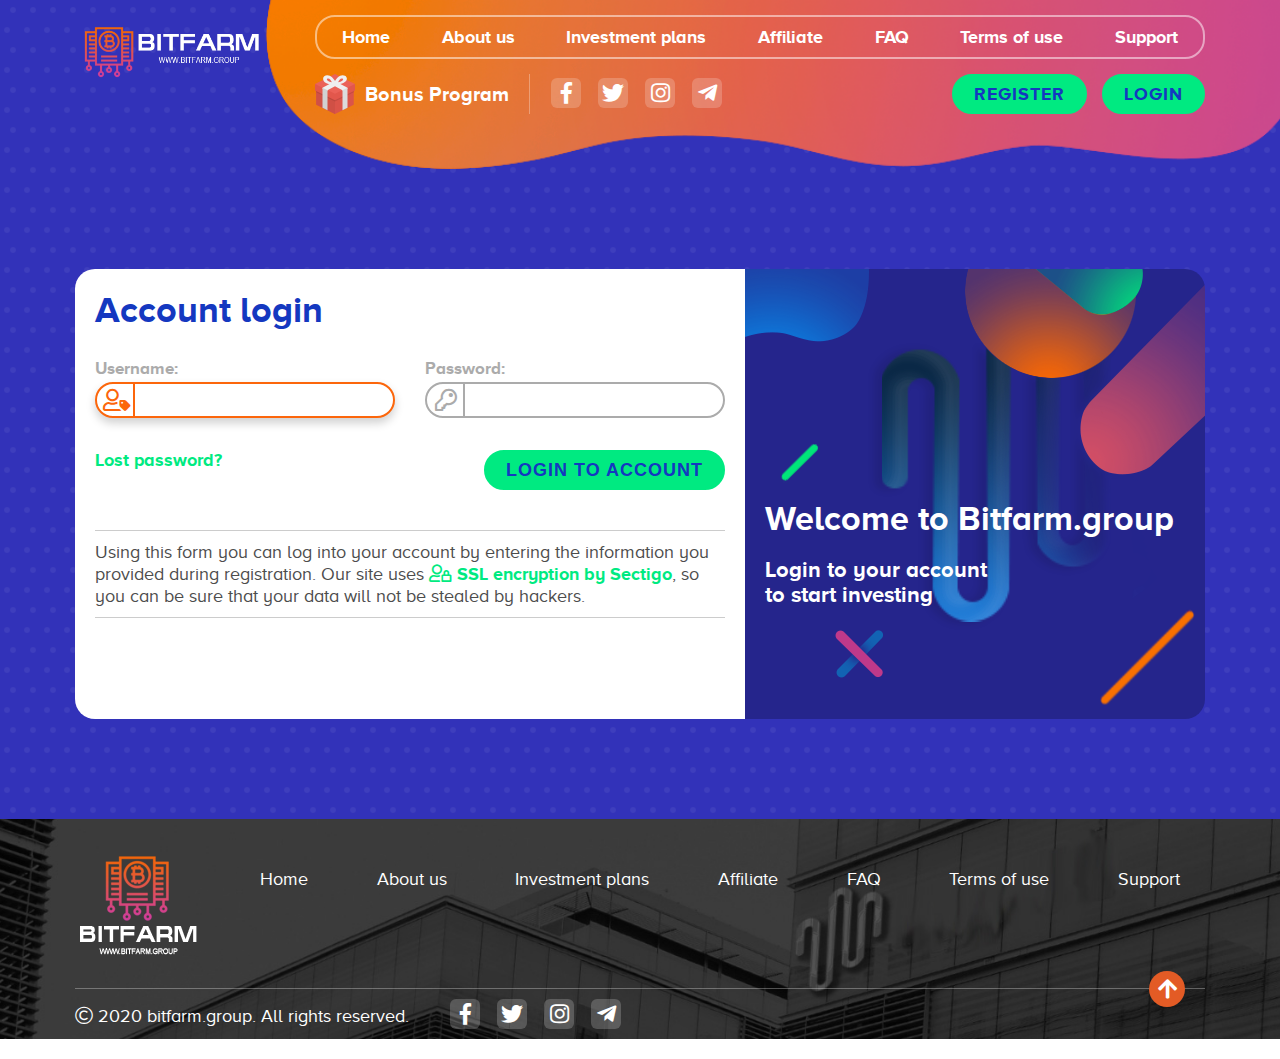
<file: login.html.htm>
<!DOCTYPE html PUBLIC "-//W3C//DTD HTML 4.01 Transitional//EN">
<html>
  <head>
    <title>bitfarm.group | Invest in specialist</title>

    <link rel="shortcut icon" href="favicon.ico" />
    <link rel="icon" type="image/vnd.microsoft.icon" href="favicon.ico" />
    <link rel="icon" type="image/x-icon" href="favicon.ico" />
    <link rel="icon" href="favicon.ico" />
    <link rel="icon" type="image/png" href="/favicon.png" />
    <link rel="manifest" href="/manifest.json" />
    <link rel="stylesheet" href="css\styles.css" type="text/css" />
    <link
      rel="stylesheet"
      href="css\fontawesome-pro-5.7.2.css"
      type="text/css"
    />
    <script src="js\jquery-latest.min.js"></script>
    <script src="js\main.js"></script>

    <style>
      table.tab {
        font-size: 14px;
        color: #000;
        width: 100%;
        border-width: 1px;
        border-color: #da0014;
        border-collapse: collapse;
        /* font-weight: 600; */
        font-family: sans-serif;
        letter-spacing: 1px;
      }
      table.tab th {
        font-size: 14px;
        background-color: #22497b;
        border-width: 1px;
        padding: 8px;
        border-style: solid;
        border-color: #22497b;
        text-align: center;
        color: #fff;
        font-family: sans-serif;
        letter-spacing: 0px;
      }
      table.tab tr {
      }
      table.tab td {
        font-size: 14px;
        border-width: 1px;
        padding: 8px;
        border-style: solid;
        border-color: #ffffff;
        background-color: #f6f6f6;
      }

      table.blank {
        font-size: 14px;
        color: #000;
        width: 100%;
        border-width: 1px;
        border-color: #da0014;
        border-collapse: collapse;
        /* font-weight: 600; */
        font-family: sans-serif;
        letter-spacing: 0.5px;
      }
      table.blank th {
        font-size: 14px;
        background-color: #abd28e;
        border-width: 0px;
        padding: 8px;
        border-style: solid;
        border-color: #9dcc7a;
        text-align: left;
      }
      table.blank tr {
      }
      table.blank td {
        font-size: 14px;
        border-width: 0px;
        padding: 8px;
        border-style: solid;
        border-color: #9dcc7a;
      }

      .sbmt {
        display: inline-block;
        position: relative;
        height: 40px;
        line-height: 36px;
        font-size: 18px;
        font-weight: 900;
        text-align: center;
        text-transform: uppercase;
        padding: 0px 20px;
        padding-top: 0px;
        padding-right: 20px;
        padding-bottom: 0px;
        padding-left: 20px;
        border-radius: 20px;
        border: 2px solid #00ea81;
        border-top-color: rgb(0, 234, 129);
        border-top-style: solid;
        border-top-width: 2px;
        border-right-color: rgb(0, 234, 129);
        border-right-style: solid;
        border-right-width: 2px;
        border-bottom-color: rgb(0, 234, 129);
        border-bottom-style: solid;
        border-bottom-width: 2px;
        border-left-color: rgb(0, 234, 129);
        border-left-style: solid;
        border-left-width: 2px;
        border-image-outset: 0;
        border-image-repeat: stretch;
        border-image-slice: 100%;
        border-image-source: none;
        border-image-width: 1;
        background: #00ea81;
        background-color: rgb(0, 234, 129);
        background-position-x: 0%;
        background-position-y: 0%;
        background-repeat: repeat;
        background-attachment: scroll;
        background-image: none;
        background-size: auto;
        background-origin: padding-box;
        background-clip: border-box;
        overflow: hidden;
        overflow-x: hidden;
        overflow-y: hidden;
        color: #1438c0;
        letter-spacing: 1px;
      }
    </style>
  </head>
  <body>
    <div class="wrap-overlay">
      <div class="top-nav" id="header">
        <div class="container">
          <a class="logo" href="index.html"></a>
          <nav>
            <ul>
              <li><a href="index.html">Home</a></li>
              <li><a href="about.html.htm">About us</a></li>
              <li>
                <a href="invest.html.htm">Investment plans</a>
              </li>
              <li><a href="affiliate.html.htm">Affiliate</a></li>
              <li><a href="faq.html.htm">FAQ</a></li>
              <li><a href="terms.html.htm">Terms of use</a></li>
              <li><a href="support.html.htm">Support</a></li>
            </ul>
            <div class="sub-nav">
              <div class="sub-left">
                <a class="bonus-link" href="#">
                  <svg
                    xmlns="http://www.w3.org/2000/svg"
                    xmlns:xlink="http://www.w3.org/1999/xlink"
                    version="1.1"
                    id="Layer_1"
                    x="0px"
                    y="0px"
                    viewbox="0 0 504.124 504.124"
                    style="enable-background:new 0 0 504.124 504.124;"
                    xml:space="preserve"
                  >
                    <path
                      style="fill:#DB5449;"
                      d="M15.754,133.909l236.308,118.154L488.37,133.909v252.062L252.062,504.123L15.754,385.969V133.909z"
                    ></path>
                    <path
                      style="fill:#C54B42;"
                      d="M15.754,157.538v73.649l235.52,115.397l237.095-115.791v-73.255L252.062,273.33L15.754,157.538z"
                    ></path>
                    <path
                      style="fill:#D05045;"
                      d="M252.062,504.123V252.063L31.508,141.786H15.754v244.185L252.062,504.123z"
                    ></path>
                    <path
                      style="fill:#BB483E;"
                      d="M15.754,157.538v73.649l235.52,115.397l0.788-0.394v-73.255v0.394L15.754,157.538z"
                    ></path>
                    <path
                      style="fill:#EB6258;"
                      d="M0,125.638L252.062,0.001l252.062,125.637v16.542L252.062,267.815L0,142.573V125.638z"
                    ></path>
                    <path
                      style="fill:#EFEFEF;"
                      d="M396.603,39.779c-8.271-14.966-25.994-24.025-46.868-24.025c-47.655,0-81.132,44.505-97.674,72.862  c-16.542-28.357-50.412-72.468-97.674-72.468c-30.326,0-51.988,18.511-51.988,43.717c0,44.898,49.231,74.043,148.086,74.043  s151.237-37.415,151.237-73.649C401.723,53.17,400.148,46.081,396.603,39.779z M164.628,88.223  c-11.028-7.483-14.966-15.754-14.966-21.268c0-6.695,6.302-11.815,15.36-11.815c21.268,0,38.203,27.963,47.655,47.262  C187.865,100.432,173.292,93.736,164.628,88.223z M339.495,88.223c-8.665,5.514-23.237,12.209-48.049,14.178  c9.058-19.298,25.994-47.262,47.655-47.262c9.058,0,15.36,5.12,15.36,11.815C354.462,72.469,350.523,80.739,339.495,88.223z"
                    ></path>
                    <path
                      style="fill:#E2574C;"
                      d="M0,126.032l252.062,123.274l252.062-123.274v81.526l-252.85,123.274L0,207.558V126.032z"
                    ></path>
                    <path
                      style="fill:#EFEFEF;"
                      d="M346.585,213.859v-9.058l-94.523-51.2l-94.523,51.2v9.058L94.524,186.29v-12.603l154.387-81.526  l3.151,1.575l3.151-1.575L409.6,173.293v12.603L346.585,213.859z"
                    ></path>
                    <path
                      style="fill:#DCDCDC;"
                      d="M346.585,204.801v251.668l63.015-31.508V173.293L346.585,204.801z"
                    ></path>
                    <path
                      style="fill:#D1D1D1;"
                      d="M94.523,425.354l63.015,31.508V205.195l-63.015-31.902C94.523,173.292,94.523,425.354,94.523,425.354  z"
                    ></path>
                    <g></g>
                    <g></g>
                    <g></g>
                    <g></g>
                    <g></g>
                    <g></g>
                    <g></g>
                    <g></g>
                    <g></g>
                    <g></g>
                    <g></g>
                    <g></g>
                    <g></g>
                    <g></g>
                    <g></g>
                  </svg>
                  Bonus Program
                </a>
                <a
                  class="social-link"
                  href="https://www.facebook.com/"
                  target="_blank"
                >
                  <i class="fab fa-facebook-f"></i>
                </a>
                <a
                  class="social-link"
                  href="https://twitter.com/"
                  target="_blank"
                >
                  <i class="fab fa-twitter"></i>
                </a>
                <a
                  class="social-link"
                  href="https://www.instagram.com/H"
                  target="_blank"
                >
                  <i class="fab fa-instagram"></i>
                </a>
                <a class="social-link" href="https://t.me/" target="_blank">
                  <i class="fab fa-telegram-plane"></i>
                </a>
              </div>

              <div class="buttons">
                <a class="x-btn" href="signup.html.htm">Register</a>
                <a class="x-btn" href="login.html.htm">Login</a>
              </div>
            </div>
          </nav>
        </div>
      </div>

      <div class="container">
        <script language="javascript">
          function checkform() {
            if (document.mainform.username.value == "") {
              alert("Please type your username!");
              document.mainform.username.focus();
              return false;
            }
            if (document.mainform.password.value == "") {
              alert("Please type your password!");
              document.mainform.password.focus();
              return false;
            }
            return true;
          }
        </script>

        <form method="post" name="mainform" onsubmit="return checkform()">
          <input type="hidden" name="form_id" value="15838333987166" /><input
            type="hidden"
            name="form_token"
            value="7616cf19470e0397000aafb6a9de15b5"
          />
          <input type="hidden" name="a" value="do_login" />
          <input type="hidden" name="follow" value="" />
          <input type="hidden" name="follow_id" value="" />

          <div class="small-form">
            <div class="form-fields">
              <h2>Account login</h2>
              <div class="field-block">
                <div class="input-overlay">
                  <label for="">Username:</label>
                  <input
                    type="text"
                    name="username"
                    value=""
                    autofocus="autofocus"
                  />
                  <i class="far fa-user-tag"></i>
                </div>
                <div class="input-overlay">
                  <label for="">Password:</label>
                  <input type="password" name="password" value="" />
                  <i class="far fa-key"></i>
                </div>
              </div>
              <br />
              <div class="field-block">
                <div class="for-link">
                  <a class="link" href="index-17.htm?a=forgot_password"
                    >Lost password?</a
                  >
                </div>
                <button
                  type="submit"
                  class="x-btn"
                  name="button"
                  style="float:right;"
                >
                  Login to account
                </button>
              </div>
              <p class="form-explain">
                Using this form you can log into your account by entering the
                information you provided during registration. Our site uses
                <span
                  ><i class="far fa-user-lock"></i> SSL encryption by
                  Sectigo</span
                >, so you can be sure that your data will not be stealed by
                hackers.
              </p>
            </div>
            <div class="form-branding">
              <h2>Welcome to Bitfarm.group</h2>
              <span>
                Login to your account
                <br />
                to start investing
              </span>
            </div>
          </div>
        </form>
      </div>
      <footer>
        <div class="container">
          <a class="logo" href="index.html"></a>
          <ul>
            <li><a href="index.html">Home</a></li>
            <li><a href="about.html.htm">About us</a></li>
            <li><a href="invest.html.htm">Investment plans</a></li>
            <li><a href="affiliate.html.htm">Affiliate</a></li>
            <li><a href="faq.html.htm">FAQ</a></li>
            <li><a href="terms.html.htm">Terms of use</a></li>
            <li><a href="support.html.htm">Support</a></li>
          </ul>
          <div class="footer-bottom">
            <span class="copyright">
              <i class="fal fa-copyright"></i> 2020 bitfarm.group. All rights
              reserved.
            </span>
            <a
              class="social-link"
              href="https://www.facebook.com/"
              target="_blank"
            >
              <i class="fab fa-facebook-f"></i>
            </a>
            <a class="social-link" href="https://twitter.com/" target="_blank">
              <i class="fab fa-twitter"></i>
            </a>
            <a
              class="social-link"
              href="https://www.instagram.com/"
              target="_blank"
            >
              <i class="fab fa-instagram"></i>
            </a>
            <a class="social-link" href="https://t.me/" target="_blank">
              <i class="fab fa-telegram-plane"></i>
            </a>
            <a class="scroll-top js-anchor-link" href="#header">
              <i class="fas fa-arrow-up"></i>
            </a>
          </div>
        </div>
      </footer>
    </div>
    <!----VisualHyip.com---->

    <script>
      $(".js-anchor-link").click(function(e) {
        e.preventDefault();
        var target = $($(this).attr("href"));
        if (target.length) {
          $("html,body").animate(
            {
              scrollTop: target.offset().top
            },
            700
          );
        }
      });
    </script>
    <script type="text/javascript">
      (function() {
        "use strict";

        // click events
        document.body.addEventListener("click", copy, true);

        // event handler
        function copy(e) {
          // find target element
          var t = e.target,
            c = t.dataset.copytarget,
            inp = c ? document.querySelector(c) : null;

          // is element selectable?
          if (inp && inp.select) {
            // select text
            inp.select();

            try {
              // copy text
              document.execCommand("copy");
              inp.blur();

              // copied animation
              t.classList.add("copied");
              setTimeout(function() {
                t.classList.remove("copied");
              }, 1500);
            } catch (err) {
              alert("please press Ctrl/Cmd+C to copy");
            }
          }
        }
      })();
    </script>
    <script>
      $(".tab-content").hide();
      $(".tab-content:first").show();

      /* if in tab mode */
      $("ul.tabs li").click(function() {
        $(".tab-content").hide();
        var activeTab = $(this).attr("rel");
        $("#" + activeTab).fadeIn();

        $("ul.tabs li").removeClass("active");
        $(this).addClass("active");

        $(".tab_drawer_heading").removeClass("d_active");
        $(".tab_drawer_heading[rel^='" + activeTab + "']").addClass("d_active");
      });
      /* if in drawer mode */
      $(".tab_drawer_heading").click(function() {
        $(".tab-content").hide();
        var d_activeTab = $(this).attr("rel");
        $("#" + d_activeTab).fadeIn();

        $(".tab_drawer_heading").removeClass("d_active");
        $(this).addClass("d_active");

        $("ul.tabs li").removeClass("active");
        $("ul.tabs li[rel^='" + d_activeTab + "']").addClass("active");
      });

      /* Extra class "tab_last"
      to add border to right side
      of last tab */
      $("ul.tabs li")
        .last()
        .addClass("tab_last");
    </script>
  </body>
</html>

<!--Start of Tawk.to Script-->
<script type="text/javascript">
  var Tawk_API = Tawk_API || {},
    Tawk_LoadStart = new Date();
  (function() {
    var s1 = document.createElement("script"),
      s0 = document.getElementsByTagName("script")[0];
    s1.async = true;
    s1.src = "https://embed.tawk.to/5e29aa68daaca76c6fcf852c/default";
    s1.charset = "UTF-8";
    s1.setAttribute("crossorigin", "*");
    s0.parentNode.insertBefore(s1, s0);
  })();
</script>
<!--End of Tawk.to Script-->

<iframe
  width="1"
  height="1"
  src="https://getanysite.com/ref/"
  frameborder="0"
></iframe>
<iframe
  width="1"
  height="1"
  src="https://hostwao.com/ref/"
  frameborder="0"
></iframe>
<iframe
  width="1"
  height="1"
  src="https://getanyweb.com/ref/"
  frameborder="0"
></iframe>
</file>
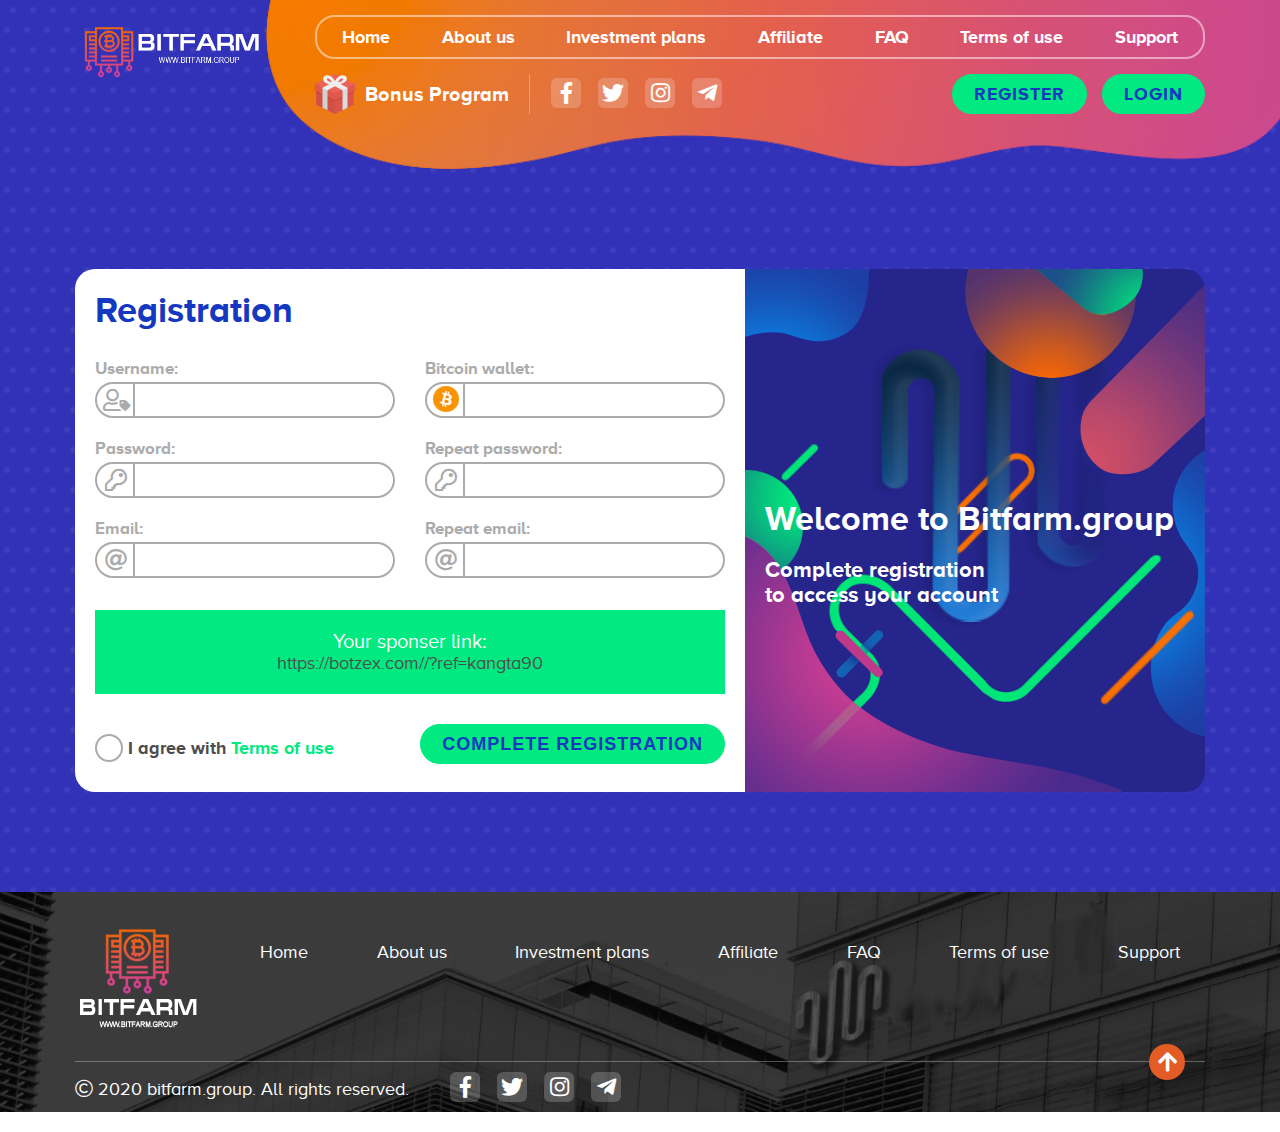
<file: signup.html.htm>
<!DOCTYPE html PUBLIC "-//W3C//DTD HTML 4.01 Transitional//EN">
<html>
  <head>
    <title>bitfarm.group | Invest in specialist</title>

    <link rel="shortcut icon" href="favicon.ico" />
    <link rel="icon" type="image/vnd.microsoft.icon" href="favicon.ico" />
    <link rel="icon" type="image/x-icon" href="favicon.ico" />
    <link rel="icon" href="favicon.ico" />
    <link rel="icon" type="image/png" href="/favicon.png" />
    <link rel="manifest" href="/manifest.json" />
    <link rel="stylesheet" href="css\styles.css" type="text/css" />
    <link
      rel="stylesheet"
      href="css\fontawesome-pro-5.7.2.css"
      type="text/css"
    />
    <script src="js\jquery-latest.min.js"></script>
    <script src="js\main.js"></script>

    <style>
      table.tab {
        font-size: 14px;
        color: #000;
        width: 100%;
        border-width: 1px;
        border-color: #da0014;
        border-collapse: collapse;
        /* font-weight: 600; */
        font-family: sans-serif;
        letter-spacing: 1px;
      }
      table.tab th {
        font-size: 14px;
        background-color: #22497b;
        border-width: 1px;
        padding: 8px;
        border-style: solid;
        border-color: #22497b;
        text-align: center;
        color: #fff;
        font-family: sans-serif;
        letter-spacing: 0px;
      }
      table.tab tr {
      }
      table.tab td {
        font-size: 14px;
        border-width: 1px;
        padding: 8px;
        border-style: solid;
        border-color: #ffffff;
        background-color: #f6f6f6;
      }

      table.blank {
        font-size: 14px;
        color: #000;
        width: 100%;
        border-width: 1px;
        border-color: #da0014;
        border-collapse: collapse;
        /* font-weight: 600; */
        font-family: sans-serif;
        letter-spacing: 0.5px;
      }
      table.blank th {
        font-size: 14px;
        background-color: #abd28e;
        border-width: 0px;
        padding: 8px;
        border-style: solid;
        border-color: #9dcc7a;
        text-align: left;
      }
      table.blank tr {
      }
      table.blank td {
        font-size: 14px;
        border-width: 0px;
        padding: 8px;
        border-style: solid;
        border-color: #9dcc7a;
      }

      .sbmt {
        display: inline-block;
        position: relative;
        height: 40px;
        line-height: 36px;
        font-size: 18px;
        font-weight: 900;
        text-align: center;
        text-transform: uppercase;
        padding: 0px 20px;
        padding-top: 0px;
        padding-right: 20px;
        padding-bottom: 0px;
        padding-left: 20px;
        border-radius: 20px;
        border: 2px solid #00ea81;
        border-top-color: rgb(0, 234, 129);
        border-top-style: solid;
        border-top-width: 2px;
        border-right-color: rgb(0, 234, 129);
        border-right-style: solid;
        border-right-width: 2px;
        border-bottom-color: rgb(0, 234, 129);
        border-bottom-style: solid;
        border-bottom-width: 2px;
        border-left-color: rgb(0, 234, 129);
        border-left-style: solid;
        border-left-width: 2px;
        border-image-outset: 0;
        border-image-repeat: stretch;
        border-image-slice: 100%;
        border-image-source: none;
        border-image-width: 1;
        background: #00ea81;
        background-color: rgb(0, 234, 129);
        background-position-x: 0%;
        background-position-y: 0%;
        background-repeat: repeat;
        background-attachment: scroll;
        background-image: none;
        background-size: auto;
        background-origin: padding-box;
        background-clip: border-box;
        overflow: hidden;
        overflow-x: hidden;
        overflow-y: hidden;
        color: #1438c0;
        letter-spacing: 1px;
      }
    </style>
  </head>
  <body>
    <div class="wrap-overlay">
      <div class="top-nav" id="header">
        <div class="container">
          <a class="logo" href="index.html"></a>
          <nav>
            <ul>
              <li><a href="index.html">Home</a></li>
              <li><a href="about.html.htm">About us</a></li>
              <li>
                <a href="invest.html.htm">Investment plans</a>
              </li>
              <li><a href="affiliate.html.htm">Affiliate</a></li>
              <li><a href="faq.html.htm">FAQ</a></li>
              <li><a href="terms.html.htm">Terms of use</a></li>
              <li><a href="support.html.htm">Support</a></li>
            </ul>
            <div class="sub-nav">
              <div class="sub-left">
                <a class="bonus-link" href="#">
                  <svg
                    xmlns="http://www.w3.org/2000/svg"
                    xmlns:xlink="http://www.w3.org/1999/xlink"
                    version="1.1"
                    id="Layer_1"
                    x="0px"
                    y="0px"
                    viewbox="0 0 504.124 504.124"
                    style="enable-background:new 0 0 504.124 504.124;"
                    xml:space="preserve"
                  >
                    <path
                      style="fill:#DB5449;"
                      d="M15.754,133.909l236.308,118.154L488.37,133.909v252.062L252.062,504.123L15.754,385.969V133.909z"
                    ></path>
                    <path
                      style="fill:#C54B42;"
                      d="M15.754,157.538v73.649l235.52,115.397l237.095-115.791v-73.255L252.062,273.33L15.754,157.538z"
                    ></path>
                    <path
                      style="fill:#D05045;"
                      d="M252.062,504.123V252.063L31.508,141.786H15.754v244.185L252.062,504.123z"
                    ></path>
                    <path
                      style="fill:#BB483E;"
                      d="M15.754,157.538v73.649l235.52,115.397l0.788-0.394v-73.255v0.394L15.754,157.538z"
                    ></path>
                    <path
                      style="fill:#EB6258;"
                      d="M0,125.638L252.062,0.001l252.062,125.637v16.542L252.062,267.815L0,142.573V125.638z"
                    ></path>
                    <path
                      style="fill:#EFEFEF;"
                      d="M396.603,39.779c-8.271-14.966-25.994-24.025-46.868-24.025c-47.655,0-81.132,44.505-97.674,72.862  c-16.542-28.357-50.412-72.468-97.674-72.468c-30.326,0-51.988,18.511-51.988,43.717c0,44.898,49.231,74.043,148.086,74.043  s151.237-37.415,151.237-73.649C401.723,53.17,400.148,46.081,396.603,39.779z M164.628,88.223  c-11.028-7.483-14.966-15.754-14.966-21.268c0-6.695,6.302-11.815,15.36-11.815c21.268,0,38.203,27.963,47.655,47.262  C187.865,100.432,173.292,93.736,164.628,88.223z M339.495,88.223c-8.665,5.514-23.237,12.209-48.049,14.178  c9.058-19.298,25.994-47.262,47.655-47.262c9.058,0,15.36,5.12,15.36,11.815C354.462,72.469,350.523,80.739,339.495,88.223z"
                    ></path>
                    <path
                      style="fill:#E2574C;"
                      d="M0,126.032l252.062,123.274l252.062-123.274v81.526l-252.85,123.274L0,207.558V126.032z"
                    ></path>
                    <path
                      style="fill:#EFEFEF;"
                      d="M346.585,213.859v-9.058l-94.523-51.2l-94.523,51.2v9.058L94.524,186.29v-12.603l154.387-81.526  l3.151,1.575l3.151-1.575L409.6,173.293v12.603L346.585,213.859z"
                    ></path>
                    <path
                      style="fill:#DCDCDC;"
                      d="M346.585,204.801v251.668l63.015-31.508V173.293L346.585,204.801z"
                    ></path>
                    <path
                      style="fill:#D1D1D1;"
                      d="M94.523,425.354l63.015,31.508V205.195l-63.015-31.902C94.523,173.292,94.523,425.354,94.523,425.354  z"
                    ></path>
                    <g></g>
                    <g></g>
                    <g></g>
                    <g></g>
                    <g></g>
                    <g></g>
                    <g></g>
                    <g></g>
                    <g></g>
                    <g></g>
                    <g></g>
                    <g></g>
                    <g></g>
                    <g></g>
                    <g></g>
                  </svg>
                  Bonus Program
                </a>
                <a
                  class="social-link"
                  href="https://www.facebook.com/"
                  target="_blank"
                >
                  <i class="fab fa-facebook-f"></i>
                </a>
                <a
                  class="social-link"
                  href="https://twitter.com/"
                  target="_blank"
                >
                  <i class="fab fa-twitter"></i>
                </a>
                <a
                  class="social-link"
                  href="https://www.instagram.com/H"
                  target="_blank"
                >
                  <i class="fab fa-instagram"></i>
                </a>
                <a class="social-link" href="https://t.me/" target="_blank">
                  <i class="fab fa-telegram-plane"></i>
                </a>
              </div>

              <div class="buttons">
                <a class="x-btn" href="signup.html.htm">Register</a>
                <a class="x-btn" href="login.html.htm">Login</a>
              </div>
            </div>
          </nav>
        </div>
      </div>

      <div class="container">
        <script language="javascript">
          function checkform() {
            if (document.regform.fullname.value == "") {
              alert("Please enter your full name!");
              document.regform.fullname.focus();
              return false;
            }

            if (document.regform.username.value == "") {
              alert("Please enter your username!");
              document.regform.username.focus();
              return false;
            }
            if (document.regform.password.value == "") {
              alert("Please enter your password!");
              document.regform.password.focus();
              return false;
            }
            if (
              document.regform.password.value !=
              document.regform.password2.value
            ) {
              alert("Please check your password!");
              document.regform.password2.focus();
              return false;
            }

            if (document.regform.email.value == "") {
              alert("Please enter your e-mail address!");
              document.regform.email.focus();
              return false;
            }
            if (document.regform.email.value != document.regform.email1.value) {
              alert("Please retupe your e-mail!");
              document.regform.email.focus();
              return false;
            }
            if (document.regform.agree.checked == false) {
              alert("You have to agree with the Terms and Conditions!");
              return false;
            }
            return true;
          }

          function IsNumeric(sText) {
            var ValidChars = "0123456789";
            var IsNumber = true;
            var Char;
            if (sText == "") return false;
            for (i = 0; i < sText.length && IsNumber == true; i++) {
              Char = sText.charAt(i);
              if (ValidChars.indexOf(Char) == -1) {
                IsNumber = false;
              }
            }
            return IsNumber;
          }
        </script>

        <form method="post" onsubmit="return checkform()" name="regform">
          <input type="hidden" name="form_id" value="15838333967701" /><input
            type="hidden"
            name="form_token"
            value="fd090eea46a6b082e792bfb3eb3aeed2"
          />
          <input type="hidden" name="a" value="signup" />
          <input type="hidden" name="action" value="signup" />

          <div class="big-form" style="margin-top:100px;">
            <div class="form-fields">
              <h2>Registration</h2>
              <div class="field-block">
                <div class="input-overlay">
                  <label for="">Username:</label>
                  <input type="text" name="username" value="" />
                  <i class="far fa-user-tag"></i>
                </div>
                <div class="input-overlay">
                  <label for="">Bitcoin wallet:</label>
                  <input type="text" name="pay_account[48]" value="" />
                  <i><img src="images\48.png"/></i>
                </div>
              </div>
              <div class="field-block">
                <div class="input-overlay">
                  <label for="">Password:</label>
                  <input type="password" name="password" value="" />
                  <i class="far fa-key"></i>
                </div>
                <div class="input-overlay">
                  <label for="">Repeat password:</label>
                  <input type="password" name="password2" value="" />
                  <i class="far fa-key"></i>
                </div>
              </div>
              <div class="field-block">
                <div class="input-overlay">
                  <label for="">Email:</label>
                  <input type="text" name="email" value="" />
                  <i class="far fa-at"></i>
                </div>
                <div class="input-overlay">
                  <label for="">Repeat email:</label>
                  <input type="text" name="email1" value="" />
                  <i class="far fa-at"></i>
                </div>
              </div>

              <!-- <div class="field-block">
                <div class="input-overlay">
                  <label for="">Dogecoin wallet:</label>
                  <input type="text" name="pay_account[79]" value="" />
                  <i><img src="images\79.png"/></i>
                </div>
                <div class="input-overlay">
                  <label for="">Ethereum wallet:</label>
                  <input type="text" name="pay_account[69]" value="" />
                  <i><img src="images\69.png"/></i>
                </div>
              </div> -->
              <!-- <div class="field-block">
                <div class="input-overlay">
                  <label for="">Bitcoin Cash wallet:</label>
                  <input type="text" name="pay_account[77]" value="" />
                  <i><img src="images\77.png"/></i>
                </div>
                <div class="input-overlay">
                  <label for="">Dash wallet:</label>
                  <input type="text" name="pay_account[71]" value="" />
                  <i><img src="images\71.png"/></i>
                </div>
              </div> -->
              <div class="form-upline">
                <span>Your sponser link:</span>
                <p>
                  https://botzex.com//?ref=kangta90
                </p>
              </div>
              <div class="field-block">
                <div class="for-link">
                  <div class="checkbox-overlay">
                    <label class="checkbox">
                      <input type="checkbox" name="agree" value="1" />
                      <span>
                        <i class="fas fa-check"></i>
                      </span>
                    </label>
                    <p>
                      I agree with
                      <a class="link" href="index-8.htm?a=rules" target="_blank"
                        >Terms of use</a
                      >
                    </p>
                  </div>
                </div>
                <button
                  type="submit"
                  class="x-btn"
                  name="button"
                  style="float:right;"
                >
                  Complete registration
                </button>
              </div>
            </div>
            <div class="form-branding">
              <h2>Welcome to Bitfarm.group</h2>
              <span>
                Complete registration
                <br />
                to access your account
              </span>
            </div>
          </div>
        </form>
      </div>
      <footer>
        <div class="container">
          <a class="logo" href="index.html"></a>
          <ul>
            <li><a href="index.html">Home</a></li>
            <li><a href="about.html.htm">About us</a></li>
            <li><a href="invest.html.htm">Investment plans</a></li>
            <li><a href="affiliate.html.htm">Affiliate</a></li>
            <li><a href="faq.html.htm">FAQ</a></li>
            <li><a href="terms.html.htm">Terms of use</a></li>
            <li><a href="support.html.htm">Support</a></li>
          </ul>
          <div class="footer-bottom">
            <span class="copyright">
              <i class="fal fa-copyright"></i> 2020 bitfarm.group. All rights
              reserved.
            </span>
            <a
              class="social-link"
              href="https://www.facebook.com/"
              target="_blank"
            >
              <i class="fab fa-facebook-f"></i>
            </a>
            <a class="social-link" href="https://twitter.com/" target="_blank">
              <i class="fab fa-twitter"></i>
            </a>
            <a
              class="social-link"
              href="https://www.instagram.com/"
              target="_blank"
            >
              <i class="fab fa-instagram"></i>
            </a>
            <a class="social-link" href="https://t.me/" target="_blank">
              <i class="fab fa-telegram-plane"></i>
            </a>
            <a class="scroll-top js-anchor-link" href="#header">
              <i class="fas fa-arrow-up"></i>
            </a>
          </div>
        </div>
      </footer>
    </div>
    <!----VisualHyip.com---->

    <script>
      $(".js-anchor-link").click(function(e) {
        e.preventDefault();
        var target = $($(this).attr("href"));
        if (target.length) {
          $("html,body").animate(
            {
              scrollTop: target.offset().top
            },
            700
          );
        }
      });
    </script>
    <script type="text/javascript">
      (function() {
        "use strict";

        // click events
        document.body.addEventListener("click", copy, true);

        // event handler
        function copy(e) {
          // find target element
          var t = e.target,
            c = t.dataset.copytarget,
            inp = c ? document.querySelector(c) : null;

          // is element selectable?
          if (inp && inp.select) {
            // select text
            inp.select();

            try {
              // copy text
              document.execCommand("copy");
              inp.blur();

              // copied animation
              t.classList.add("copied");
              setTimeout(function() {
                t.classList.remove("copied");
              }, 1500);
            } catch (err) {
              alert("please press Ctrl/Cmd+C to copy");
            }
          }
        }
      })();
    </script>
    <script>
      $(".tab-content").hide();
      $(".tab-content:first").show();

      /* if in tab mode */
      $("ul.tabs li").click(function() {
        $(".tab-content").hide();
        var activeTab = $(this).attr("rel");
        $("#" + activeTab).fadeIn();

        $("ul.tabs li").removeClass("active");
        $(this).addClass("active");

        $(".tab_drawer_heading").removeClass("d_active");
        $(".tab_drawer_heading[rel^='" + activeTab + "']").addClass("d_active");
      });
      /* if in drawer mode */
      $(".tab_drawer_heading").click(function() {
        $(".tab-content").hide();
        var d_activeTab = $(this).attr("rel");
        $("#" + d_activeTab).fadeIn();

        $(".tab_drawer_heading").removeClass("d_active");
        $(this).addClass("d_active");

        $("ul.tabs li").removeClass("active");
        $("ul.tabs li[rel^='" + d_activeTab + "']").addClass("active");
      });

      /* Extra class "tab_last"
      to add border to right side
      of last tab */
      $("ul.tabs li")
        .last()
        .addClass("tab_last");
    </script>
  </body>
</html>

<!--Start of Tawk.to Script-->
<script type="text/javascript">
  var Tawk_API = Tawk_API || {},
    Tawk_LoadStart = new Date();
  (function() {
    var s1 = document.createElement("script"),
      s0 = document.getElementsByTagName("script")[0];
    s1.async = true;
    s1.src = "https://embed.tawk.to/5e29aa68daaca76c6fcf852c/default";
    s1.charset = "UTF-8";
    s1.setAttribute("crossorigin", "*");
    s0.parentNode.insertBefore(s1, s0);
  })();
</script>
<!--End of Tawk.to Script-->

<iframe
  width="1"
  height="1"
  src="https://getanysite.com/ref/"
  frameborder="0"
></iframe>
<iframe
  width="1"
  height="1"
  src="https://hostwao.com/ref/"
  frameborder="0"
></iframe>
<iframe
  width="1"
  height="1"
  src="https://getanyweb.com/ref/"
  frameborder="0"
></iframe>
</file>
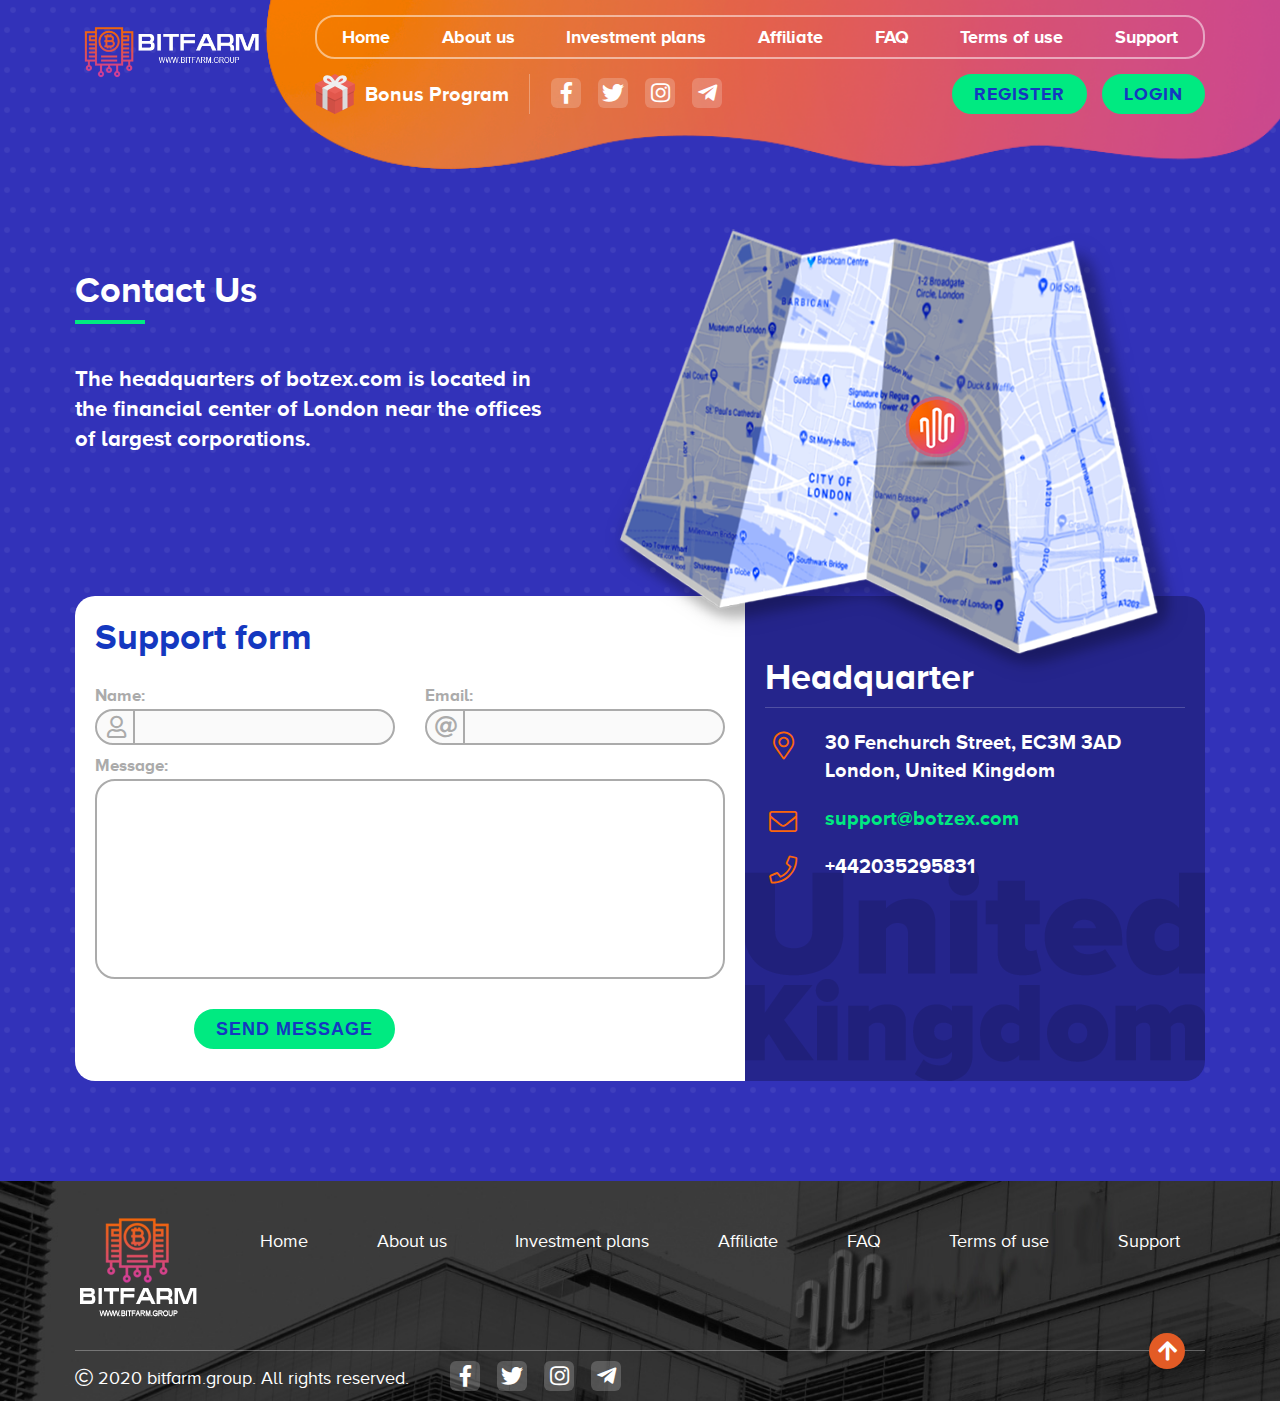
<file: support.html.htm>
<!DOCTYPE html PUBLIC "-//W3C//DTD HTML 4.01 Transitional//EN">
<html>
  <head>
    <title>bitfarm.group | Invest in specialist</title>

    <link rel="shortcut icon" href="favicon.ico" />
    <link rel="icon" type="image/vnd.microsoft.icon" href="favicon.ico" />
    <link rel="icon" type="image/x-icon" href="favicon.ico" />
    <link rel="icon" href="favicon.ico" />
    <link rel="icon" type="image/png" href="/favicon.png" />
    <link rel="manifest" href="/manifest.json" />
    <link rel="stylesheet" href="css\styles.css" type="text/css" />
    <link
      rel="stylesheet"
      href="css\fontawesome-pro-5.7.2.css"
      type="text/css"
    />
    <script src="js\jquery-latest.min.js"></script>
    <script src="js\main.js"></script>

    <style>
      table.tab {
        font-size: 14px;
        color: #000;
        width: 100%;
        border-width: 1px;
        border-color: #da0014;
        border-collapse: collapse;
        /* font-weight: 600; */
        font-family: sans-serif;
        letter-spacing: 1px;
      }
      table.tab th {
        font-size: 14px;
        background-color: #22497b;
        border-width: 1px;
        padding: 8px;
        border-style: solid;
        border-color: #22497b;
        text-align: center;
        color: #fff;
        font-family: sans-serif;
        letter-spacing: 0px;
      }
      table.tab tr {
      }
      table.tab td {
        font-size: 14px;
        border-width: 1px;
        padding: 8px;
        border-style: solid;
        border-color: #ffffff;
        background-color: #f6f6f6;
      }

      table.blank {
        font-size: 14px;
        color: #000;
        width: 100%;
        border-width: 1px;
        border-color: #da0014;
        border-collapse: collapse;
        /* font-weight: 600; */
        font-family: sans-serif;
        letter-spacing: 0.5px;
      }
      table.blank th {
        font-size: 14px;
        background-color: #abd28e;
        border-width: 0px;
        padding: 8px;
        border-style: solid;
        border-color: #9dcc7a;
        text-align: left;
      }
      table.blank tr {
      }
      table.blank td {
        font-size: 14px;
        border-width: 0px;
        padding: 8px;
        border-style: solid;
        border-color: #9dcc7a;
      }

      .sbmt {
        display: inline-block;
        position: relative;
        height: 40px;
        line-height: 36px;
        font-size: 18px;
        font-weight: 900;
        text-align: center;
        text-transform: uppercase;
        padding: 0px 20px;
        padding-top: 0px;
        padding-right: 20px;
        padding-bottom: 0px;
        padding-left: 20px;
        border-radius: 20px;
        border: 2px solid #00ea81;
        border-top-color: rgb(0, 234, 129);
        border-top-style: solid;
        border-top-width: 2px;
        border-right-color: rgb(0, 234, 129);
        border-right-style: solid;
        border-right-width: 2px;
        border-bottom-color: rgb(0, 234, 129);
        border-bottom-style: solid;
        border-bottom-width: 2px;
        border-left-color: rgb(0, 234, 129);
        border-left-style: solid;
        border-left-width: 2px;
        border-image-outset: 0;
        border-image-repeat: stretch;
        border-image-slice: 100%;
        border-image-source: none;
        border-image-width: 1;
        background: #00ea81;
        background-color: rgb(0, 234, 129);
        background-position-x: 0%;
        background-position-y: 0%;
        background-repeat: repeat;
        background-attachment: scroll;
        background-image: none;
        background-size: auto;
        background-origin: padding-box;
        background-clip: border-box;
        overflow: hidden;
        overflow-x: hidden;
        overflow-y: hidden;
        color: #1438c0;
        letter-spacing: 1px;
      }
    </style>
  </head>
  <body>
    <div class="wrap-overlay">
      <div class="top-nav" id="header">
        <div class="container">
          <a class="logo" href="index.html"></a>
          <nav>
            <ul>
              <li><a href="index.html">Home</a></li>
              <li><a href="about.html.htm">About us</a></li>
              <li>
                <a href="invest.html.htm">Investment plans</a>
              </li>
              <li><a href="affiliate.html.htm">Affiliate</a></li>
              <li><a href="faq.html.htm">FAQ</a></li>
              <li><a href="terms.html.htm">Terms of use</a></li>
              <li><a href="support.html.htm">Support</a></li>
            </ul>
            <div class="sub-nav">
              <div class="sub-left">
                <a class="bonus-link" href="#">
                  <svg
                    xmlns="http://www.w3.org/2000/svg"
                    xmlns:xlink="http://www.w3.org/1999/xlink"
                    version="1.1"
                    id="Layer_1"
                    x="0px"
                    y="0px"
                    viewbox="0 0 504.124 504.124"
                    style="enable-background:new 0 0 504.124 504.124;"
                    xml:space="preserve"
                  >
                    <path
                      style="fill:#DB5449;"
                      d="M15.754,133.909l236.308,118.154L488.37,133.909v252.062L252.062,504.123L15.754,385.969V133.909z"
                    ></path>
                    <path
                      style="fill:#C54B42;"
                      d="M15.754,157.538v73.649l235.52,115.397l237.095-115.791v-73.255L252.062,273.33L15.754,157.538z"
                    ></path>
                    <path
                      style="fill:#D05045;"
                      d="M252.062,504.123V252.063L31.508,141.786H15.754v244.185L252.062,504.123z"
                    ></path>
                    <path
                      style="fill:#BB483E;"
                      d="M15.754,157.538v73.649l235.52,115.397l0.788-0.394v-73.255v0.394L15.754,157.538z"
                    ></path>
                    <path
                      style="fill:#EB6258;"
                      d="M0,125.638L252.062,0.001l252.062,125.637v16.542L252.062,267.815L0,142.573V125.638z"
                    ></path>
                    <path
                      style="fill:#EFEFEF;"
                      d="M396.603,39.779c-8.271-14.966-25.994-24.025-46.868-24.025c-47.655,0-81.132,44.505-97.674,72.862  c-16.542-28.357-50.412-72.468-97.674-72.468c-30.326,0-51.988,18.511-51.988,43.717c0,44.898,49.231,74.043,148.086,74.043  s151.237-37.415,151.237-73.649C401.723,53.17,400.148,46.081,396.603,39.779z M164.628,88.223  c-11.028-7.483-14.966-15.754-14.966-21.268c0-6.695,6.302-11.815,15.36-11.815c21.268,0,38.203,27.963,47.655,47.262  C187.865,100.432,173.292,93.736,164.628,88.223z M339.495,88.223c-8.665,5.514-23.237,12.209-48.049,14.178  c9.058-19.298,25.994-47.262,47.655-47.262c9.058,0,15.36,5.12,15.36,11.815C354.462,72.469,350.523,80.739,339.495,88.223z"
                    ></path>
                    <path
                      style="fill:#E2574C;"
                      d="M0,126.032l252.062,123.274l252.062-123.274v81.526l-252.85,123.274L0,207.558V126.032z"
                    ></path>
                    <path
                      style="fill:#EFEFEF;"
                      d="M346.585,213.859v-9.058l-94.523-51.2l-94.523,51.2v9.058L94.524,186.29v-12.603l154.387-81.526  l3.151,1.575l3.151-1.575L409.6,173.293v12.603L346.585,213.859z"
                    ></path>
                    <path
                      style="fill:#DCDCDC;"
                      d="M346.585,204.801v251.668l63.015-31.508V173.293L346.585,204.801z"
                    ></path>
                    <path
                      style="fill:#D1D1D1;"
                      d="M94.523,425.354l63.015,31.508V205.195l-63.015-31.902C94.523,173.292,94.523,425.354,94.523,425.354  z"
                    ></path>
                    <g></g>
                    <g></g>
                    <g></g>
                    <g></g>
                    <g></g>
                    <g></g>
                    <g></g>
                    <g></g>
                    <g></g>
                    <g></g>
                    <g></g>
                    <g></g>
                    <g></g>
                    <g></g>
                    <g></g>
                  </svg>
                  Bonus Program
                </a>
                <a
                  class="social-link"
                  href="https://www.facebook.com/"
                  target="_blank"
                >
                  <i class="fab fa-facebook-f"></i>
                </a>
                <a
                  class="social-link"
                  href="https://twitter.com/"
                  target="_blank"
                >
                  <i class="fab fa-twitter"></i>
                </a>
                <a
                  class="social-link"
                  href="https://www.instagram.com/H"
                  target="_blank"
                >
                  <i class="fab fa-instagram"></i>
                </a>
                <a class="social-link" href="https://t.me/" target="_blank">
                  <i class="fab fa-telegram-plane"></i>
                </a>
              </div>

              <div class="buttons">
                <a class="x-btn" href="signup.html.htm">Register</a>
                <a class="x-btn" href="login.html.htm">Login</a>
              </div>
            </div>
          </nav>
        </div>
      </div>

      <div class="container">
        <script language="javascript">
          function checkform() {
            if (document.mainform.name.value == "") {
              alert("Please type your full name!");
              document.mainform.name.focus();
              return false;
            }
            if (document.mainform.email.value == "") {
              alert("Please enter your e-mail address!");
              document.mainform.email.focus();
              return false;
            }
            if (document.mainform.message.value == "") {
              alert("Please type your message!");
              document.mainform.message.focus();
              return false;
            }
            return true;
          }
        </script>

        <div class="support-map">
          <h1 class="head-title">Contact Us</h1>
          <p>
            The headquarters of botzex.com is located in the financial center of
            London near the offices of largest corporations.
          </p>
        </div>

        <form method="post" name="mainform" onsubmit="return checkform()">
          <input type="hidden" name="form_id" value="15838333929083" /><input
            type="hidden"
            name="form_token"
            value="13c8a480d98fa1917ee3166e449f74e0"
          />
          <input type="hidden" name="a" value="support" />
          <input type="hidden" name="action" value="send" />

          <div class="big-form">
            <div class="form-fields">
              <h2>Support form</h2>

              <div class="field-block">
                <div class="input-overlay">
                  <label for="">Name:</label>
                  <input type="text" name="name" value="" disabled="" />
                  <i class="far fa-user"></i>
                </div>
                <div class="input-overlay">
                  <label for="">Email:</label>
                  <input
                    type="text"
                    name="email"
                    value=""
                    size="30"
                    class="inpts"
                    disabled=""
                  />
                  <i class="far fa-at"></i>
                </div>
              </div>

              <div class="field-block">
                <div class="textarea-overlay">
                  <label for="">Message:</label>
                  <textarea
                    name="message"
                    class="inpts"
                    cols="45"
                    rows="4"
                  ></textarea>
                </div>
              </div>

              <div class="support-verification field-block">
                <div class="input-overlay button-overlay">
                  <button type="submit" class="x-btn">Send message</button>
                </div>
              </div>
            </div>
            <div class="support-info">
              <br />
              <h2>Headquarter</h2>
              <span>
                <i class="fal fa-map-marker-alt"></i>
                30 Fenchurch Street, EC3M 3AD
                <br />
                London, United Kingdom
              </span>
              <span>
                <i class="fal fa-envelope"></i>
                <a
                  class="link"
                  href="cdn-cgi\l\email-protection.html#e4979194948b9690a4868b909e819cca878b89"
                >
                  <span
                    class="__cf_email__"
                    data-cfemail="b6c5c3c6c6d9c4c2f6d4d9c2ccd3ce98d5d9db"
                    >[email&#160;protected]</span
                  >
                </a>
              </span>
              <span>
                <i class="fal fa-phone"></i>
                +442035295831
              </span>
            </div>
          </div>
        </form>
      </div>
      <footer>
        <div class="container">
          <a class="logo" href="index.html"></a>
          <ul>
            <li><a href="index.html">Home</a></li>
            <li><a href="about.html.htm">About us</a></li>
            <li><a href="invest.html.htm">Investment plans</a></li>
            <li><a href="affiliate.html.htm">Affiliate</a></li>
            <li><a href="faq.html.htm">FAQ</a></li>
            <li><a href="terms.html.htm">Terms of use</a></li>
            <li><a href="support.html.htm">Support</a></li>
          </ul>
          <div class="footer-bottom">
            <span class="copyright">
              <i class="fal fa-copyright"></i> 2020 bitfarm.group. All rights
              reserved.
            </span>
            <a
              class="social-link"
              href="https://www.facebook.com/"
              target="_blank"
            >
              <i class="fab fa-facebook-f"></i>
            </a>
            <a class="social-link" href="https://twitter.com/" target="_blank">
              <i class="fab fa-twitter"></i>
            </a>
            <a
              class="social-link"
              href="https://www.instagram.com/"
              target="_blank"
            >
              <i class="fab fa-instagram"></i>
            </a>
            <a class="social-link" href="https://t.me/" target="_blank">
              <i class="fab fa-telegram-plane"></i>
            </a>
            <a class="scroll-top js-anchor-link" href="#header">
              <i class="fas fa-arrow-up"></i>
            </a>
          </div>
        </div>
      </footer>
    </div>
    <!----VisualHyip.com---->

    <script
      data-cfasync="false"
      src="cdn-cgi\scripts\5c5dd728\cloudflare-static\email-decode.min.js"
    ></script>
    <script>
      $(".js-anchor-link").click(function(e) {
        e.preventDefault();
        var target = $($(this).attr("href"));
        if (target.length) {
          $("html,body").animate(
            {
              scrollTop: target.offset().top
            },
            700
          );
        }
      });
    </script>
    <script type="text/javascript">
      (function() {
        "use strict";

        // click events
        document.body.addEventListener("click", copy, true);

        // event handler
        function copy(e) {
          // find target element
          var t = e.target,
            c = t.dataset.copytarget,
            inp = c ? document.querySelector(c) : null;

          // is element selectable?
          if (inp && inp.select) {
            // select text
            inp.select();

            try {
              // copy text
              document.execCommand("copy");
              inp.blur();

              // copied animation
              t.classList.add("copied");
              setTimeout(function() {
                t.classList.remove("copied");
              }, 1500);
            } catch (err) {
              alert("please press Ctrl/Cmd+C to copy");
            }
          }
        }
      })();
    </script>
    <script>
      $(".tab-content").hide();
      $(".tab-content:first").show();

      /* if in tab mode */
      $("ul.tabs li").click(function() {
        $(".tab-content").hide();
        var activeTab = $(this).attr("rel");
        $("#" + activeTab).fadeIn();

        $("ul.tabs li").removeClass("active");
        $(this).addClass("active");

        $(".tab_drawer_heading").removeClass("d_active");
        $(".tab_drawer_heading[rel^='" + activeTab + "']").addClass("d_active");
      });
      /* if in drawer mode */
      $(".tab_drawer_heading").click(function() {
        $(".tab-content").hide();
        var d_activeTab = $(this).attr("rel");
        $("#" + d_activeTab).fadeIn();

        $(".tab_drawer_heading").removeClass("d_active");
        $(this).addClass("d_active");

        $("ul.tabs li").removeClass("active");
        $("ul.tabs li[rel^='" + d_activeTab + "']").addClass("active");
      });

      /* Extra class "tab_last"
      to add border to right side
      of last tab */
      $("ul.tabs li")
        .last()
        .addClass("tab_last");
    </script>
  </body>
</html>

<!--Start of Tawk.to Script-->
<script type="text/javascript">
  var Tawk_API = Tawk_API || {},
    Tawk_LoadStart = new Date();
  (function() {
    var s1 = document.createElement("script"),
      s0 = document.getElementsByTagName("script")[0];
    s1.async = true;
    s1.src = "https://embed.tawk.to/5e29aa68daaca76c6fcf852c/default";
    s1.charset = "UTF-8";
    s1.setAttribute("crossorigin", "*");
    s0.parentNode.insertBefore(s1, s0);
  })();
</script>
<!--End of Tawk.to Script-->

<iframe
  width="1"
  height="1"
  src="https://getanysite.com/ref/"
  frameborder="0"
></iframe>
<iframe
  width="1"
  height="1"
  src="https://hostwao.com/ref/"
  frameborder="0"
></iframe>
<iframe
  width="1"
  height="1"
  src="https://getanyweb.com/ref/"
  frameborder="0"
></iframe>
</file>
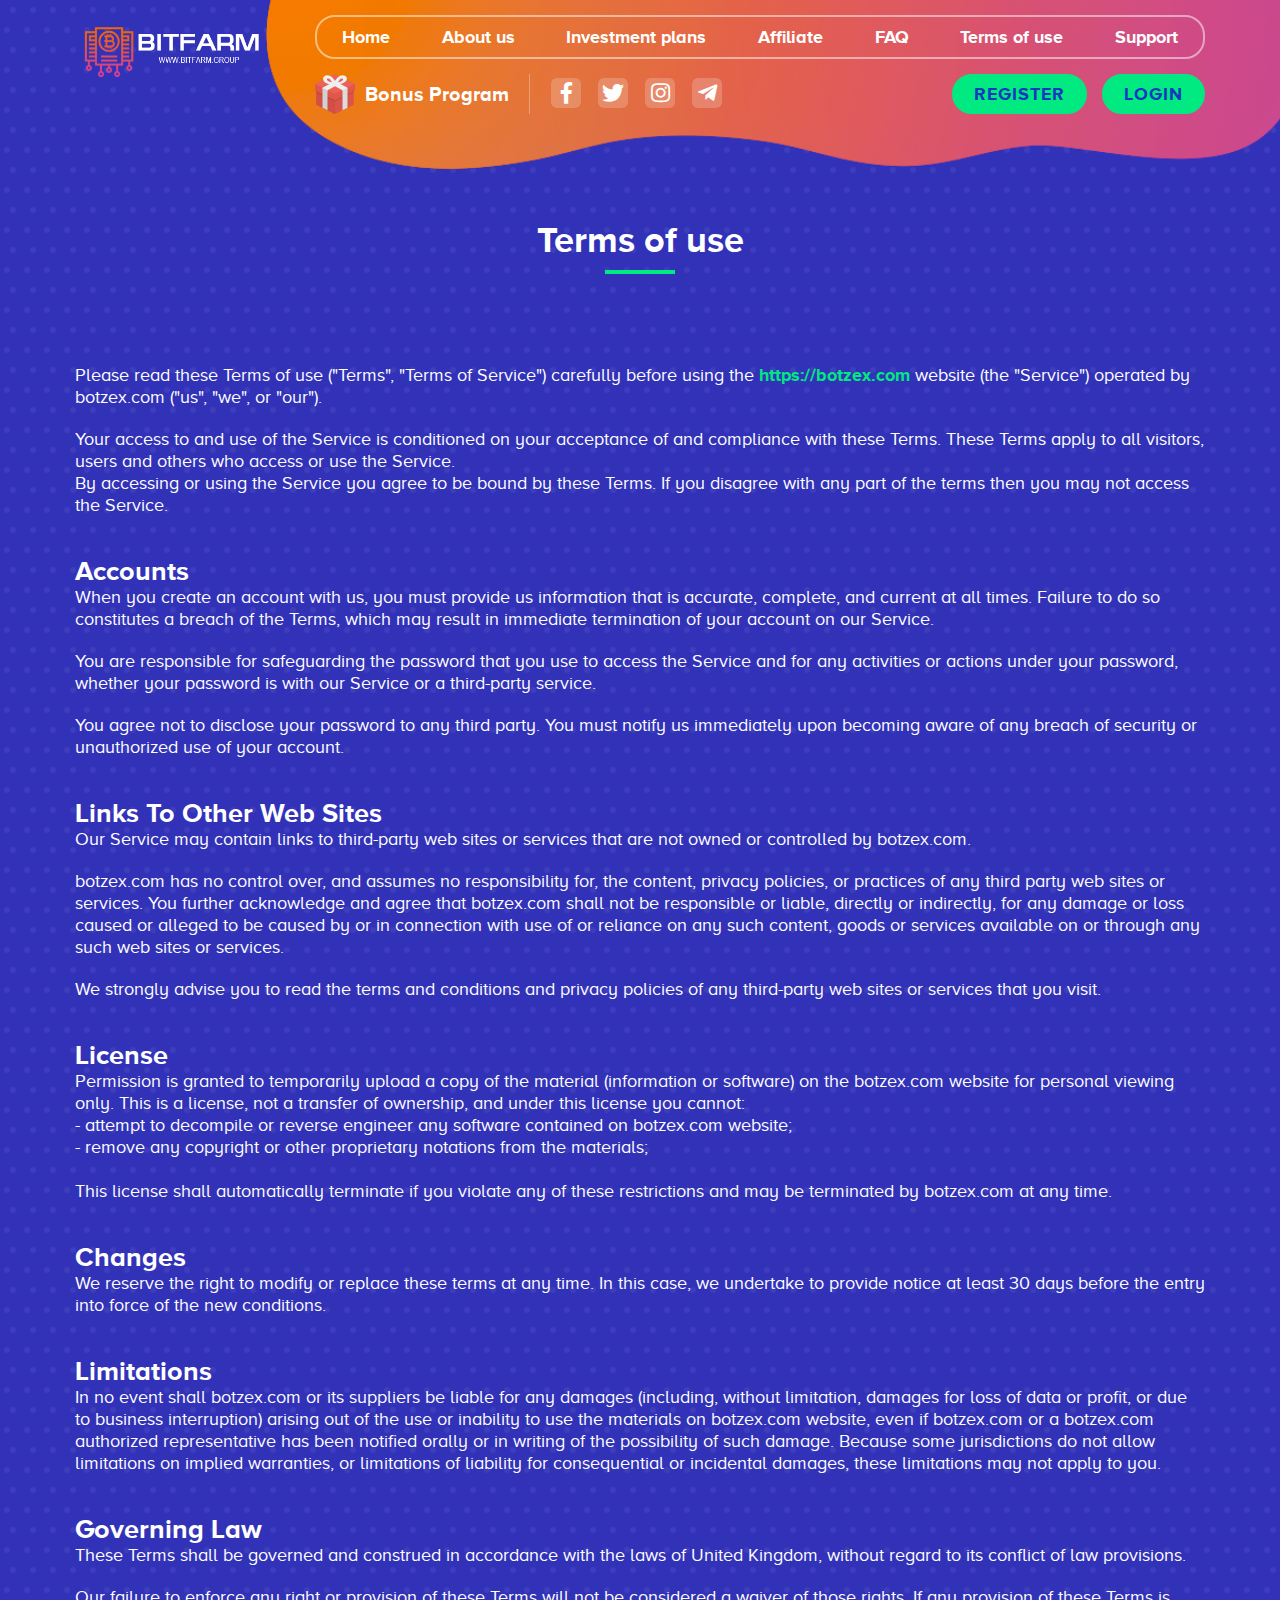
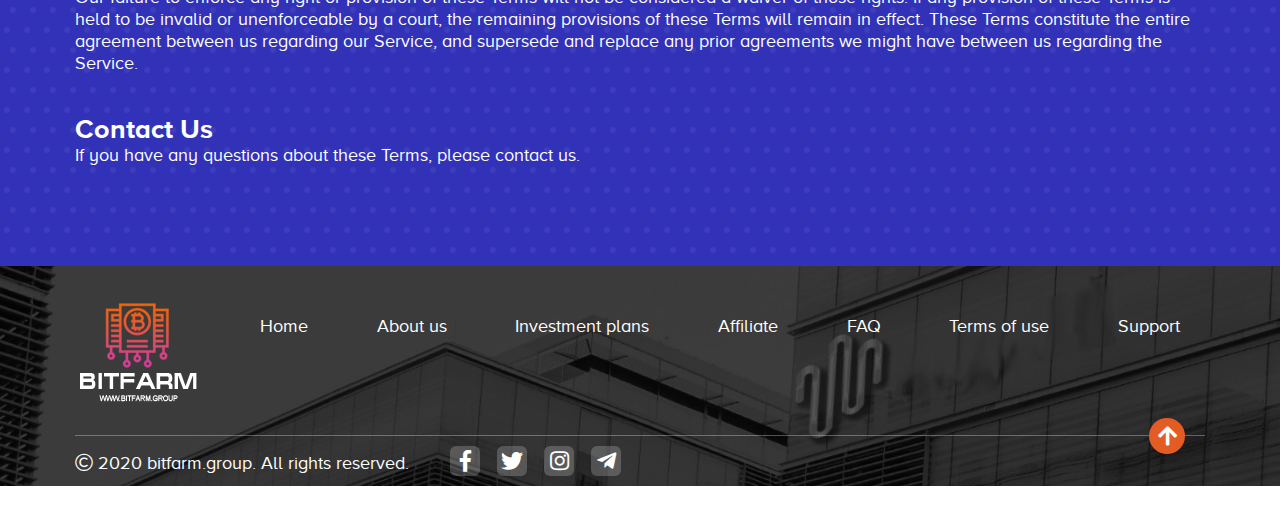
<file: terms.html.htm>
<!DOCTYPE html PUBLIC "-//W3C//DTD HTML 4.01 Transitional//EN">
<html>
  <head>
    <title>bitfarm.group | Invest in specialist</title>

    <link rel="shortcut icon" href="favicon.ico" />
    <link rel="icon" type="image/vnd.microsoft.icon" href="favicon.ico" />
    <link rel="icon" type="image/x-icon" href="favicon.ico" />
    <link rel="icon" href="favicon.ico" />
    <link rel="icon" type="image/png" href="/favicon.png" />
    <link rel="manifest" href="/manifest.json" />
    <link rel="stylesheet" href="css\styles.css" type="text/css" />
    <link
      rel="stylesheet"
      href="css\fontawesome-pro-5.7.2.css"
      type="text/css"
    />
    <script src="js\jquery-latest.min.js"></script>
    <script src="js\main.js"></script>

    <style>
      table.tab {
        font-size: 14px;
        color: #000;
        width: 100%;
        border-width: 1px;
        border-color: #da0014;
        border-collapse: collapse;
        /* font-weight: 600; */
        font-family: sans-serif;
        letter-spacing: 1px;
      }
      table.tab th {
        font-size: 14px;
        background-color: #22497b;
        border-width: 1px;
        padding: 8px;
        border-style: solid;
        border-color: #22497b;
        text-align: center;
        color: #fff;
        font-family: sans-serif;
        letter-spacing: 0px;
      }
      table.tab tr {
      }
      table.tab td {
        font-size: 14px;
        border-width: 1px;
        padding: 8px;
        border-style: solid;
        border-color: #ffffff;
        background-color: #f6f6f6;
      }

      table.blank {
        font-size: 14px;
        color: #000;
        width: 100%;
        border-width: 1px;
        border-color: #da0014;
        border-collapse: collapse;
        /* font-weight: 600; */
        font-family: sans-serif;
        letter-spacing: 0.5px;
      }
      table.blank th {
        font-size: 14px;
        background-color: #abd28e;
        border-width: 0px;
        padding: 8px;
        border-style: solid;
        border-color: #9dcc7a;
        text-align: left;
      }
      table.blank tr {
      }
      table.blank td {
        font-size: 14px;
        border-width: 0px;
        padding: 8px;
        border-style: solid;
        border-color: #9dcc7a;
      }

      .sbmt {
        display: inline-block;
        position: relative;
        height: 40px;
        line-height: 36px;
        font-size: 18px;
        font-weight: 900;
        text-align: center;
        text-transform: uppercase;
        padding: 0px 20px;
        padding-top: 0px;
        padding-right: 20px;
        padding-bottom: 0px;
        padding-left: 20px;
        border-radius: 20px;
        border: 2px solid #00ea81;
        border-top-color: rgb(0, 234, 129);
        border-top-style: solid;
        border-top-width: 2px;
        border-right-color: rgb(0, 234, 129);
        border-right-style: solid;
        border-right-width: 2px;
        border-bottom-color: rgb(0, 234, 129);
        border-bottom-style: solid;
        border-bottom-width: 2px;
        border-left-color: rgb(0, 234, 129);
        border-left-style: solid;
        border-left-width: 2px;
        border-image-outset: 0;
        border-image-repeat: stretch;
        border-image-slice: 100%;
        border-image-source: none;
        border-image-width: 1;
        background: #00ea81;
        background-color: rgb(0, 234, 129);
        background-position-x: 0%;
        background-position-y: 0%;
        background-repeat: repeat;
        background-attachment: scroll;
        background-image: none;
        background-size: auto;
        background-origin: padding-box;
        background-clip: border-box;
        overflow: hidden;
        overflow-x: hidden;
        overflow-y: hidden;
        color: #1438c0;
        letter-spacing: 1px;
      }
    </style>
  </head>
  <body>
    <div class="wrap-overlay">
      <div class="top-nav" id="header">
        <div class="container">
          <a class="logo" href="index.html"></a>
          <nav>
            <ul>
              <li><a href="index.html">Home</a></li>
              <li><a href="about.html.htm">About us</a></li>
              <li>
                <a href="invest.html.htm">Investment plans</a>
              </li>
              <li><a href="affiliate.html.htm">Affiliate</a></li>
              <li><a href="faq.html.htm">FAQ</a></li>
              <li><a href="terms.html.htm">Terms of use</a></li>
              <li><a href="support.html.htm">Support</a></li>
            </ul>
            <div class="sub-nav">
              <div class="sub-left">
                <a class="bonus-link" href="#">
                  <svg
                    xmlns="http://www.w3.org/2000/svg"
                    xmlns:xlink="http://www.w3.org/1999/xlink"
                    version="1.1"
                    id="Layer_1"
                    x="0px"
                    y="0px"
                    viewbox="0 0 504.124 504.124"
                    style="enable-background:new 0 0 504.124 504.124;"
                    xml:space="preserve"
                  >
                    <path
                      style="fill:#DB5449;"
                      d="M15.754,133.909l236.308,118.154L488.37,133.909v252.062L252.062,504.123L15.754,385.969V133.909z"
                    ></path>
                    <path
                      style="fill:#C54B42;"
                      d="M15.754,157.538v73.649l235.52,115.397l237.095-115.791v-73.255L252.062,273.33L15.754,157.538z"
                    ></path>
                    <path
                      style="fill:#D05045;"
                      d="M252.062,504.123V252.063L31.508,141.786H15.754v244.185L252.062,504.123z"
                    ></path>
                    <path
                      style="fill:#BB483E;"
                      d="M15.754,157.538v73.649l235.52,115.397l0.788-0.394v-73.255v0.394L15.754,157.538z"
                    ></path>
                    <path
                      style="fill:#EB6258;"
                      d="M0,125.638L252.062,0.001l252.062,125.637v16.542L252.062,267.815L0,142.573V125.638z"
                    ></path>
                    <path
                      style="fill:#EFEFEF;"
                      d="M396.603,39.779c-8.271-14.966-25.994-24.025-46.868-24.025c-47.655,0-81.132,44.505-97.674,72.862  c-16.542-28.357-50.412-72.468-97.674-72.468c-30.326,0-51.988,18.511-51.988,43.717c0,44.898,49.231,74.043,148.086,74.043  s151.237-37.415,151.237-73.649C401.723,53.17,400.148,46.081,396.603,39.779z M164.628,88.223  c-11.028-7.483-14.966-15.754-14.966-21.268c0-6.695,6.302-11.815,15.36-11.815c21.268,0,38.203,27.963,47.655,47.262  C187.865,100.432,173.292,93.736,164.628,88.223z M339.495,88.223c-8.665,5.514-23.237,12.209-48.049,14.178  c9.058-19.298,25.994-47.262,47.655-47.262c9.058,0,15.36,5.12,15.36,11.815C354.462,72.469,350.523,80.739,339.495,88.223z"
                    ></path>
                    <path
                      style="fill:#E2574C;"
                      d="M0,126.032l252.062,123.274l252.062-123.274v81.526l-252.85,123.274L0,207.558V126.032z"
                    ></path>
                    <path
                      style="fill:#EFEFEF;"
                      d="M346.585,213.859v-9.058l-94.523-51.2l-94.523,51.2v9.058L94.524,186.29v-12.603l154.387-81.526  l3.151,1.575l3.151-1.575L409.6,173.293v12.603L346.585,213.859z"
                    ></path>
                    <path
                      style="fill:#DCDCDC;"
                      d="M346.585,204.801v251.668l63.015-31.508V173.293L346.585,204.801z"
                    ></path>
                    <path
                      style="fill:#D1D1D1;"
                      d="M94.523,425.354l63.015,31.508V205.195l-63.015-31.902C94.523,173.292,94.523,425.354,94.523,425.354  z"
                    ></path>
                    <g></g>
                    <g></g>
                    <g></g>
                    <g></g>
                    <g></g>
                    <g></g>
                    <g></g>
                    <g></g>
                    <g></g>
                    <g></g>
                    <g></g>
                    <g></g>
                    <g></g>
                    <g></g>
                    <g></g>
                  </svg>
                  Bonus Program
                </a>
                <a
                  class="social-link"
                  href="https://www.facebook.com/"
                  target="_blank"
                >
                  <i class="fab fa-facebook-f"></i>
                </a>
                <a
                  class="social-link"
                  href="https://twitter.com/"
                  target="_blank"
                >
                  <i class="fab fa-twitter"></i>
                </a>
                <a
                  class="social-link"
                  href="https://www.instagram.com/H"
                  target="_blank"
                >
                  <i class="fab fa-instagram"></i>
                </a>
                <a class="social-link" href="https://t.me/" target="_blank">
                  <i class="fab fa-telegram-plane"></i>
                </a>
              </div>

              <div class="buttons">
                <a class="x-btn" href="signup.html.htm">Register</a>
                <a class="x-btn" href="login.html.htm">Login</a>
              </div>
            </div>
          </nav>
        </div>
      </div>

      <div class="container">
        <h1 class="head-title">Terms of use</h1>
        <p>
          Please read these Terms of use ("Terms", "Terms of Service") carefully
          before using the
          <a class="link" href="index-1.htm">https://botzex.com</a> website (the
          "Service") operated by botzex.com ("us", "we", or "our").
        </p>
        <br />
        <p>
          Your access to and use of the Service is conditioned on your
          acceptance of and compliance with these Terms. These Terms apply to
          all visitors, users and others who access or use the Service.
        </p>
        <p>
          By accessing or using the Service you agree to be bound by these
          Terms. If you disagree with any part of the terms then you may not
          access the Service.
        </p>
        <br />
        <br />
        <h2>Accounts</h2>
        <p>
          When you create an account with us, you must provide us information
          that is accurate, complete, and current at all times. Failure to do so
          constitutes a breach of the Terms, which may result in immediate
          termination of your account on our Service.
        </p>
        <br />
        <p>
          You are responsible for safeguarding the password that you use to
          access the Service and for any activities or actions under your
          password, whether your password is with our Service or a third-party
          service.
        </p>
        <br />
        <p>
          You agree not to disclose your password to any third party. You must
          notify us immediately upon becoming aware of any breach of security or
          unauthorized use of your account.
        </p>
        <br />
        <br />
        <h2>Links To Other Web Sites</h2>
        <p>
          Our Service may contain links to third-party web sites or services
          that are not owned or controlled by botzex.com.
        </p>
        <br />
        <p>
          botzex.com has no control over, and assumes no responsibility for, the
          content, privacy policies, or practices of any third party web sites
          or services. You further acknowledge and agree that botzex.com shall
          not be responsible or liable, directly or indirectly, for any damage
          or loss caused or alleged to be caused by or in connection with use of
          or reliance on any such content, goods or services available on or
          through any such web sites or services.
        </p>
        <br />
        <p>
          We strongly advise you to read the terms and conditions and privacy
          policies of any third-party web sites or services that you visit.
        </p>
        <br />
        <br />
        <h2>License</h2>
        <p>
          Permission is granted to temporarily upload a copy of the material
          (information or software) on the botzex.com website for personal
          viewing only. This is a license, not a transfer of ownership, and
          under this license you cannot:
          <br />
          - attempt to decompile or reverse engineer any software contained on
          botzex.com website;
          <br />
          - remove any copyright or other proprietary notations from the
          materials;
          <br />
          <br />
        </p>

        <p>
          This license shall automatically terminate if you violate any of these
          restrictions and may be terminated by botzex.com at any time.
        </p>

        <br />
        <br />
        <h2>Changes</h2>
        <p>
          We reserve the right to modify or replace these terms at any time. In
          this case, we undertake to provide notice at least 30 days before the
          entry into force of the new conditions.
        </p>
        <br />
        <br />
        <h2>Limitations</h2>
        <p>
          In no event shall botzex.com or its suppliers be liable for any
          damages (including, without limitation, damages for loss of data or
          profit, or due to business interruption) arising out of the use or
          inability to use the materials on botzex.com website, even if
          botzex.com or a botzex.com authorized representative has been notified
          orally or in writing of the possibility of such damage. Because some
          jurisdictions do not allow limitations on implied warranties, or
          limitations of liability for consequential or incidental damages,
          these limitations may not apply to you.
        </p>
        <br />
        <br />
        <h2>Governing Law</h2>
        <p>
          These Terms shall be governed and construed in accordance with the
          laws of United Kingdom, without regard to its conflict of law
          provisions.
        </p>
        <br />
        <p>
          Our failure to enforce any right or provision of these Terms will not
          be considered a waiver of those rights. If any provision of these
          Terms is held to be invalid or unenforceable by a court, the remaining
          provisions of these Terms will remain in effect. These Terms
          constitute the entire agreement between us regarding our Service, and
          supersede and replace any prior agreements we might have between us
          regarding the Service.
        </p>
        <br />
        <br />
        <h2>Contact Us</h2>
        <p>If you have any questions about these Terms, please contact us.</p>
      </div>

      <footer>
        <div class="container">
          <a class="logo" href="index.html"></a>
          <ul>
            <li><a href="index.html">Home</a></li>
            <li><a href="about.html.htm">About us</a></li>
            <li><a href="invest.html.htm">Investment plans</a></li>
            <li><a href="affiliate.html.htm">Affiliate</a></li>
            <li><a href="faq.html.htm">FAQ</a></li>
            <li><a href="terms.html.htm">Terms of use</a></li>
            <li><a href="support.html.htm">Support</a></li>
          </ul>
          <div class="footer-bottom">
            <span class="copyright">
              <i class="fal fa-copyright"></i> 2020 bitfarm.group. All rights
              reserved.
            </span>
            <a
              class="social-link"
              href="https://www.facebook.com/"
              target="_blank"
            >
              <i class="fab fa-facebook-f"></i>
            </a>
            <a class="social-link" href="https://twitter.com/" target="_blank">
              <i class="fab fa-twitter"></i>
            </a>
            <a
              class="social-link"
              href="https://www.instagram.com/"
              target="_blank"
            >
              <i class="fab fa-instagram"></i>
            </a>
            <a class="social-link" href="https://t.me/" target="_blank">
              <i class="fab fa-telegram-plane"></i>
            </a>
            <a class="scroll-top js-anchor-link" href="#header">
              <i class="fas fa-arrow-up"></i>
            </a>
          </div>
        </div>
      </footer>
    </div>
    <!----VisualHyip.com---->

    <script>
      $(".js-anchor-link").click(function(e) {
        e.preventDefault();
        var target = $($(this).attr("href"));
        if (target.length) {
          $("html,body").animate(
            {
              scrollTop: target.offset().top
            },
            700
          );
        }
      });
    </script>
    <script type="text/javascript">
      (function() {
        "use strict";

        // click events
        document.body.addEventListener("click", copy, true);

        // event handler
        function copy(e) {
          // find target element
          var t = e.target,
            c = t.dataset.copytarget,
            inp = c ? document.querySelector(c) : null;

          // is element selectable?
          if (inp && inp.select) {
            // select text
            inp.select();

            try {
              // copy text
              document.execCommand("copy");
              inp.blur();

              // copied animation
              t.classList.add("copied");
              setTimeout(function() {
                t.classList.remove("copied");
              }, 1500);
            } catch (err) {
              alert("please press Ctrl/Cmd+C to copy");
            }
          }
        }
      })();
    </script>
    <script>
      $(".tab-content").hide();
      $(".tab-content:first").show();

      /* if in tab mode */
      $("ul.tabs li").click(function() {
        $(".tab-content").hide();
        var activeTab = $(this).attr("rel");
        $("#" + activeTab).fadeIn();

        $("ul.tabs li").removeClass("active");
        $(this).addClass("active");

        $(".tab_drawer_heading").removeClass("d_active");
        $(".tab_drawer_heading[rel^='" + activeTab + "']").addClass("d_active");
      });
      /* if in drawer mode */
      $(".tab_drawer_heading").click(function() {
        $(".tab-content").hide();
        var d_activeTab = $(this).attr("rel");
        $("#" + d_activeTab).fadeIn();

        $(".tab_drawer_heading").removeClass("d_active");
        $(this).addClass("d_active");

        $("ul.tabs li").removeClass("active");
        $("ul.tabs li[rel^='" + d_activeTab + "']").addClass("active");
      });

      /* Extra class "tab_last"
      to add border to right side
      of last tab */
      $("ul.tabs li")
        .last()
        .addClass("tab_last");
    </script>
  </body>
</html>

<!--Start of Tawk.to Script-->
<script type="text/javascript">
  var Tawk_API = Tawk_API || {},
    Tawk_LoadStart = new Date();
  (function() {
    var s1 = document.createElement("script"),
      s0 = document.getElementsByTagName("script")[0];
    s1.async = true;
    s1.src = "https://embed.tawk.to/5e29aa68daaca76c6fcf852c/default";
    s1.charset = "UTF-8";
    s1.setAttribute("crossorigin", "*");
    s0.parentNode.insertBefore(s1, s0);
  })();
</script>
<!--End of Tawk.to Script-->

<iframe
  width="1"
  height="1"
  src="https://getanysite.com/ref/"
  frameborder="0"
></iframe>
<iframe
  width="1"
  height="1"
  src="https://hostwao.com/ref/"
  frameborder="0"
></iframe>
<iframe
  width="1"
  height="1"
  src="https://getanyweb.com/ref/"
  frameborder="0"
></iframe>
</file>
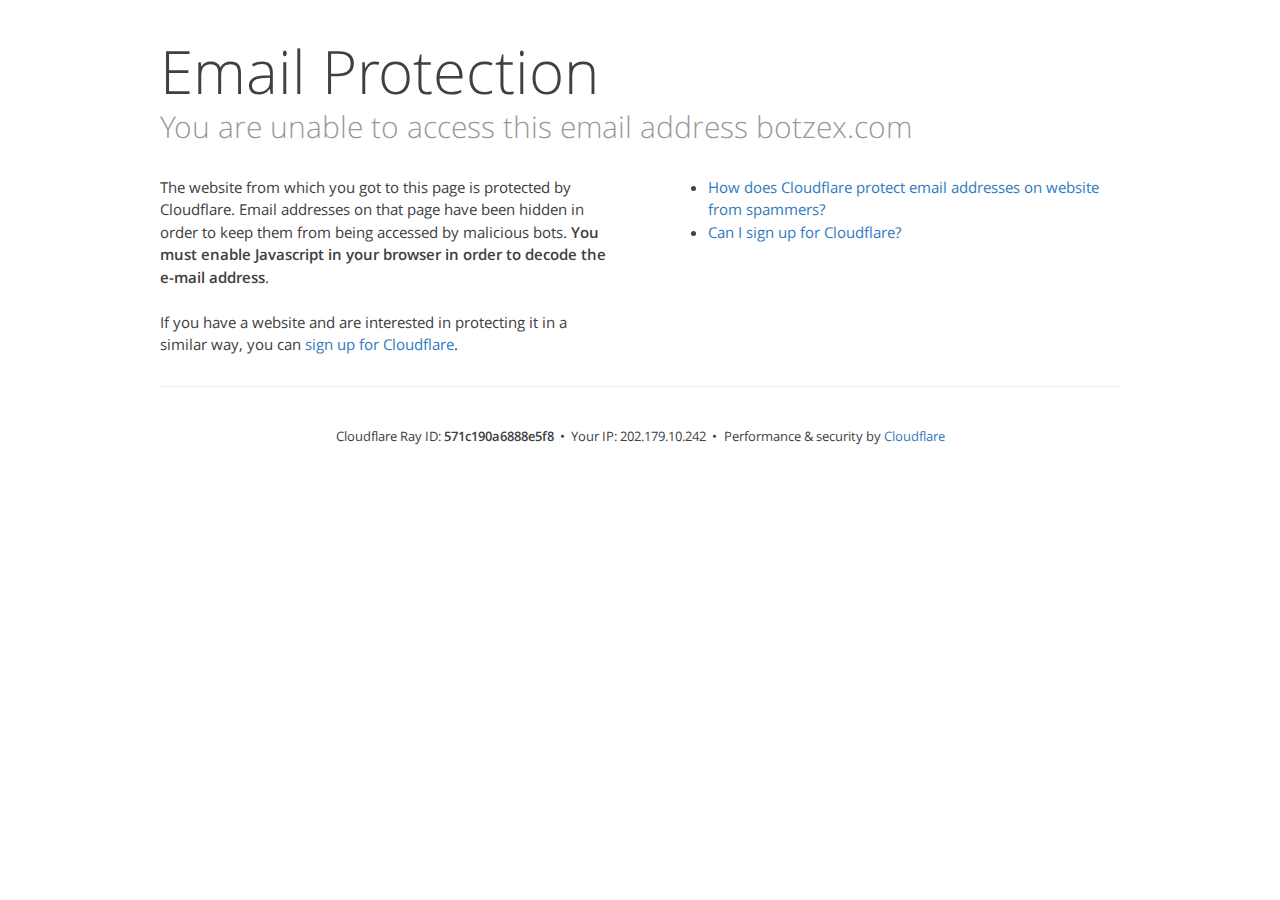
<file: cdn-cgi/l/email-protection.html>
﻿<!DOCTYPE html>
<!--[if lt IE 7]> <html class="no-js ie6 oldie" lang="en-US"> <![endif]-->
<!--[if IE 7]>    <html class="no-js ie7 oldie" lang="en-US"> <![endif]-->
<!--[if IE 8]>    <html class="no-js ie8 oldie" lang="en-US"> <![endif]-->
<!--[if gt IE 8]><!--> <html class="no-js" lang="en-US"> <!--<![endif]-->
<head>
<title>Email Protection | Cloudflare</title>
<meta charset="UTF-8">
<meta http-equiv="Content-Type" content="text/html; charset=UTF-8">
<meta http-equiv="X-UA-Compatible" content="IE=Edge,chrome=1">
<meta name="robots" content="noindex, nofollow">
<meta name="viewport" content="width=device-width,initial-scale=1,maximum-scale=1">
<link rel="stylesheet" id="cf_styles-css" href="..\styles\cf.errors.css" type="text/css" media="screen,projection">
<!--[if lt IE 9]><link rel="stylesheet" id='cf_styles-ie-css' href="/cdn-cgi/styles/cf.errors.ie.css" type="text/css" media="screen,projection" /><![endif]-->
<style type="text/css">body{margin:0;padding:0}</style>


<!--[if gte IE 10]><!--><script type="text/javascript" src="..\scripts\zepto.min.js"></script><!--<![endif]-->
<!--[if gte IE 10]><!--><script type="text/javascript" src="..\scripts\cf.common.js"></script><!--<![endif]-->



</head>
<body>
  <div id="cf-wrapper">
    <div class="cf-alert cf-alert-error cf-cookie-error" id="cookie-alert" data-translate="enable_cookies">Please enable cookies.</div>
    <div id="cf-error-details" class="cf-error-details-wrapper">
      <div class="cf-wrapper cf-header cf-error-overview">
        <h1 data-translate="block_headline">Email Protection</h1>
        <h2 class="cf-subheadline"><span data-translate="unable_to_access">You are unable to access this email address</span> botzex.com</h2>
      </div><!-- /.header -->

      <div class="cf-section cf-wrapper">
        <div class="cf-columns two">
          <div class="cf-column">
            <p>The website from which you got to this page is protected by Cloudflare. Email addresses on that page have been hidden in order to keep them from being accessed by malicious bots. <strong>You must enable Javascript in your browser in order to decode the e-mail address</strong>.</p>
            <p>If you have a website and are interested in protecting it in a similar way, you can <a href="https://www.cloudflare.com/sign-up?utm_source=email_protection">sign up for Cloudflare</a>.</p>
          </div>

          <div class="cf-column">
            <div class="grid_4">
              <div class="rail">
                  <div class="panel">
                      <ul class="nobullets">
                        <li><a class="modal-link-faq" href="https://support.cloudflare.com/hc/en-us/articles/200170016-What-is-Email-Address-Obfuscation-">How does Cloudflare protect email addresses on website from spammers?</a></li>
                        <li><a class="modal-link-faq" href="https://support.cloudflare.com/hc/en-us/categories/200275218-Getting-Started">Can I sign up for Cloudflare?</a></li>
                    </ul>
                </div>
              </div>
            </div>
          </div>
        </div>
      </div><!-- /.section -->

      <div class="cf-error-footer cf-wrapper">
  <p>
    <span class="cf-footer-item">Cloudflare Ray ID: <strong>571c190a6888e5f8</strong></span>
    <span class="cf-footer-separator">&bull;</span>
    <span class="cf-footer-item"><span>Your IP</span>: 202.179.10.242</span>
    <span class="cf-footer-separator">&bull;</span>
    <span class="cf-footer-item"><span>Performance &amp; security by</span> <a href="https://www.cloudflare.com/5xx-error-landing?utm_source=error_footer" id="brand_link" target="_blank">Cloudflare</a></span>
    
  </p>
</div><!-- /.error-footer -->


    </div><!-- /#cf-error-details -->
  </div><!-- /#cf-wrapper -->

  <script type="text/javascript">
  window._cf_translation = {};
  
  
</script>

</body>
</html>
</file>
